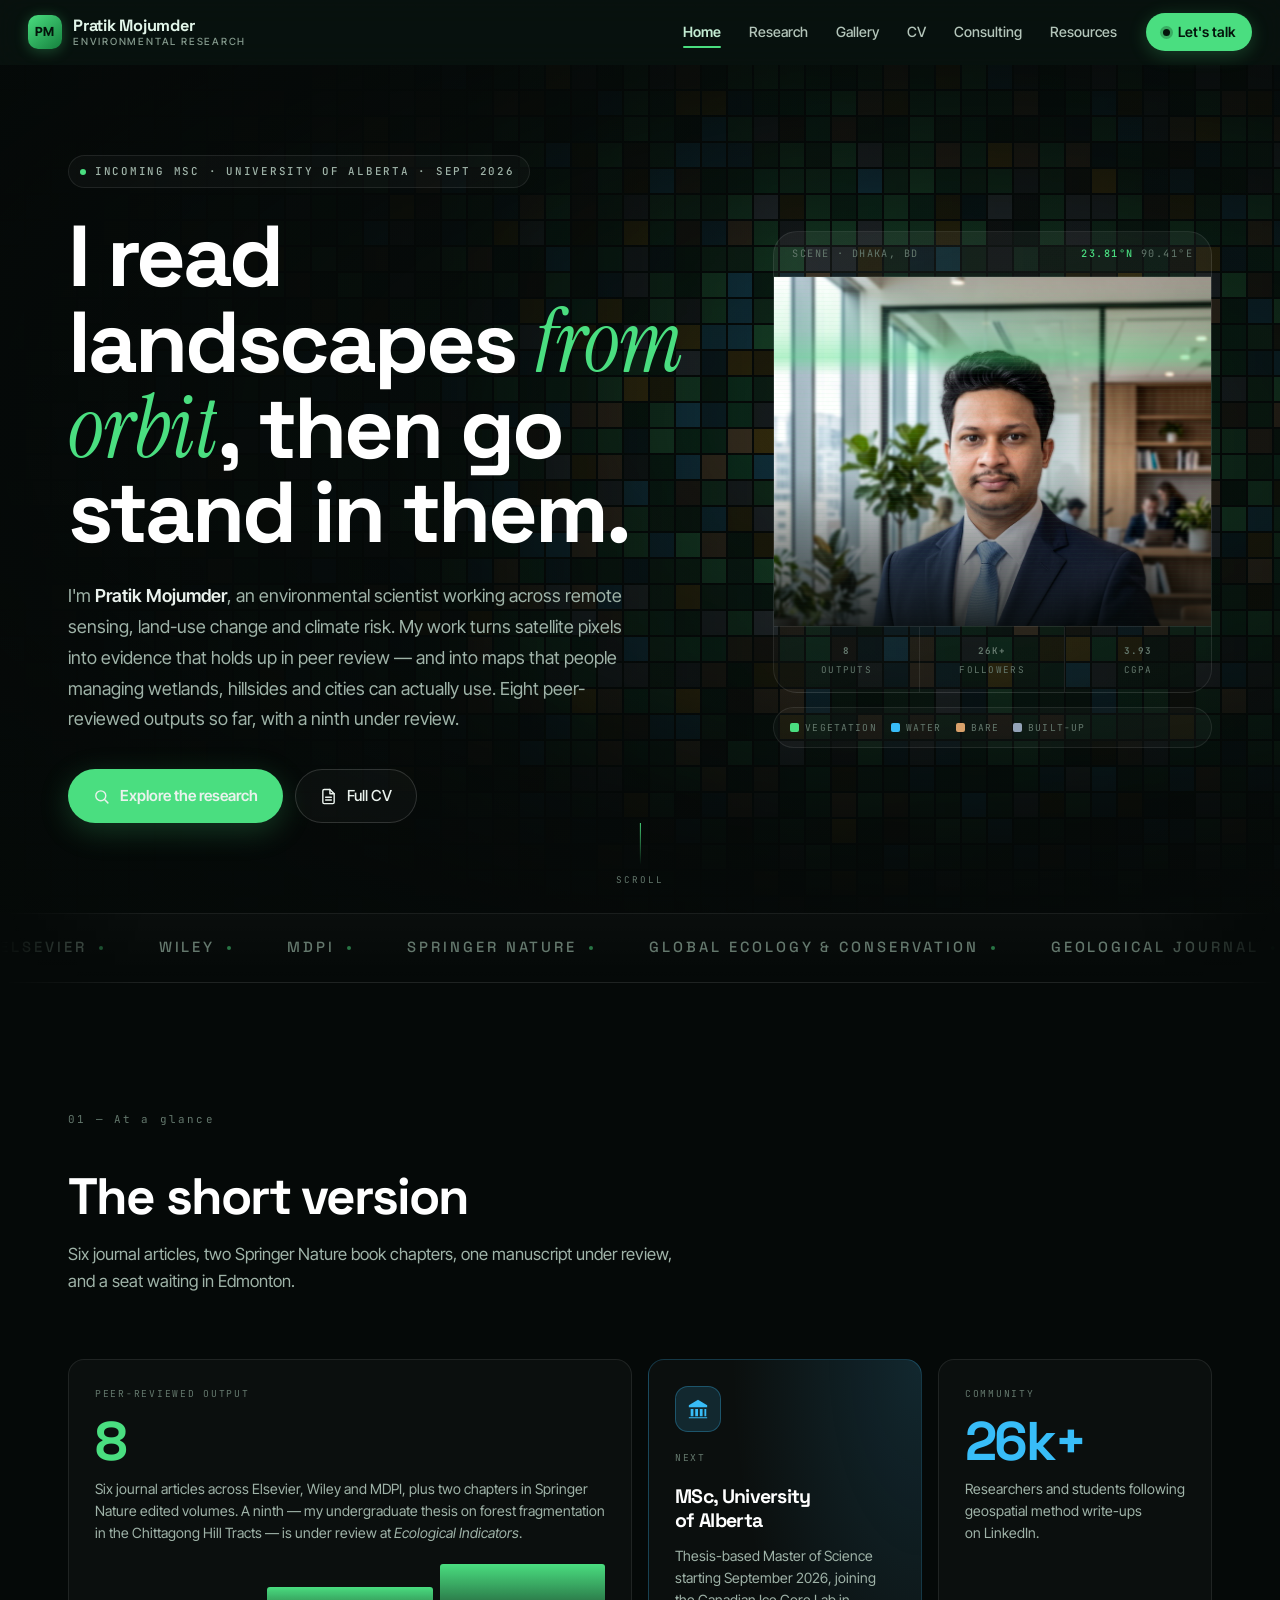
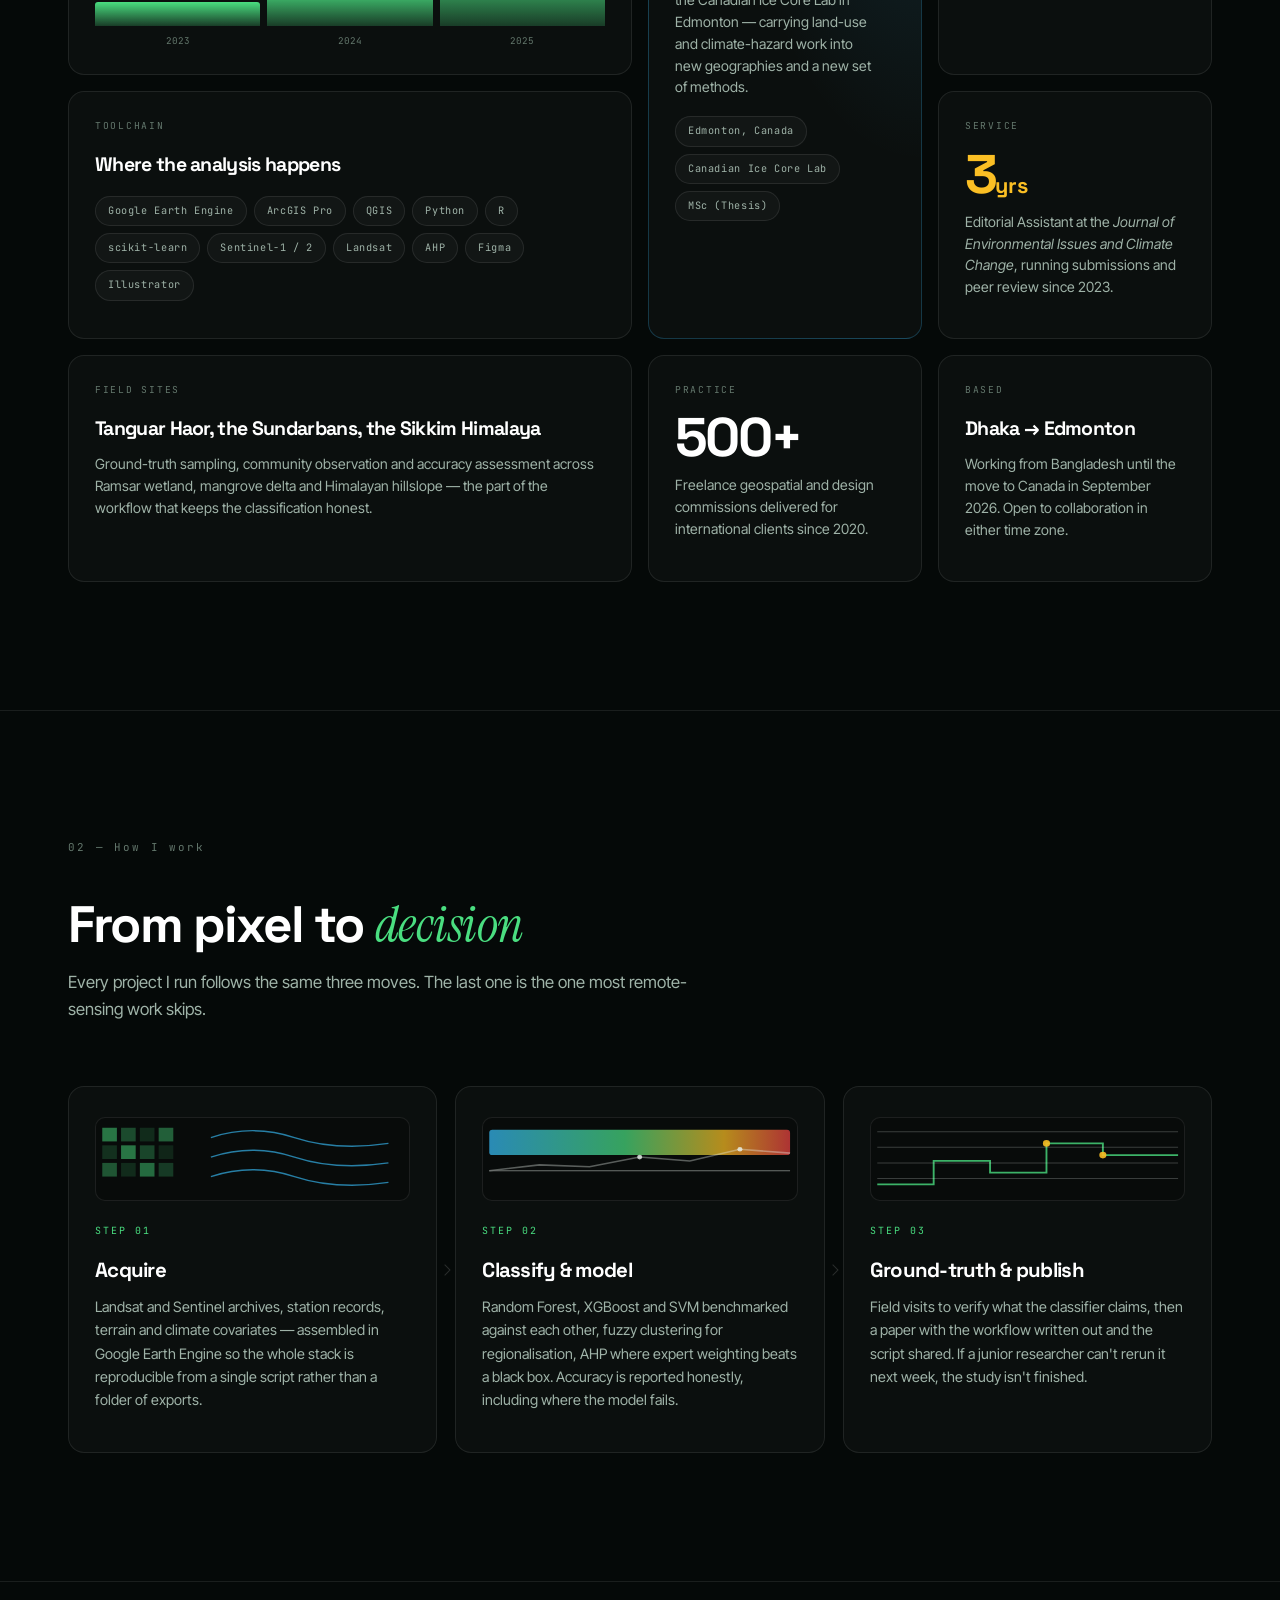
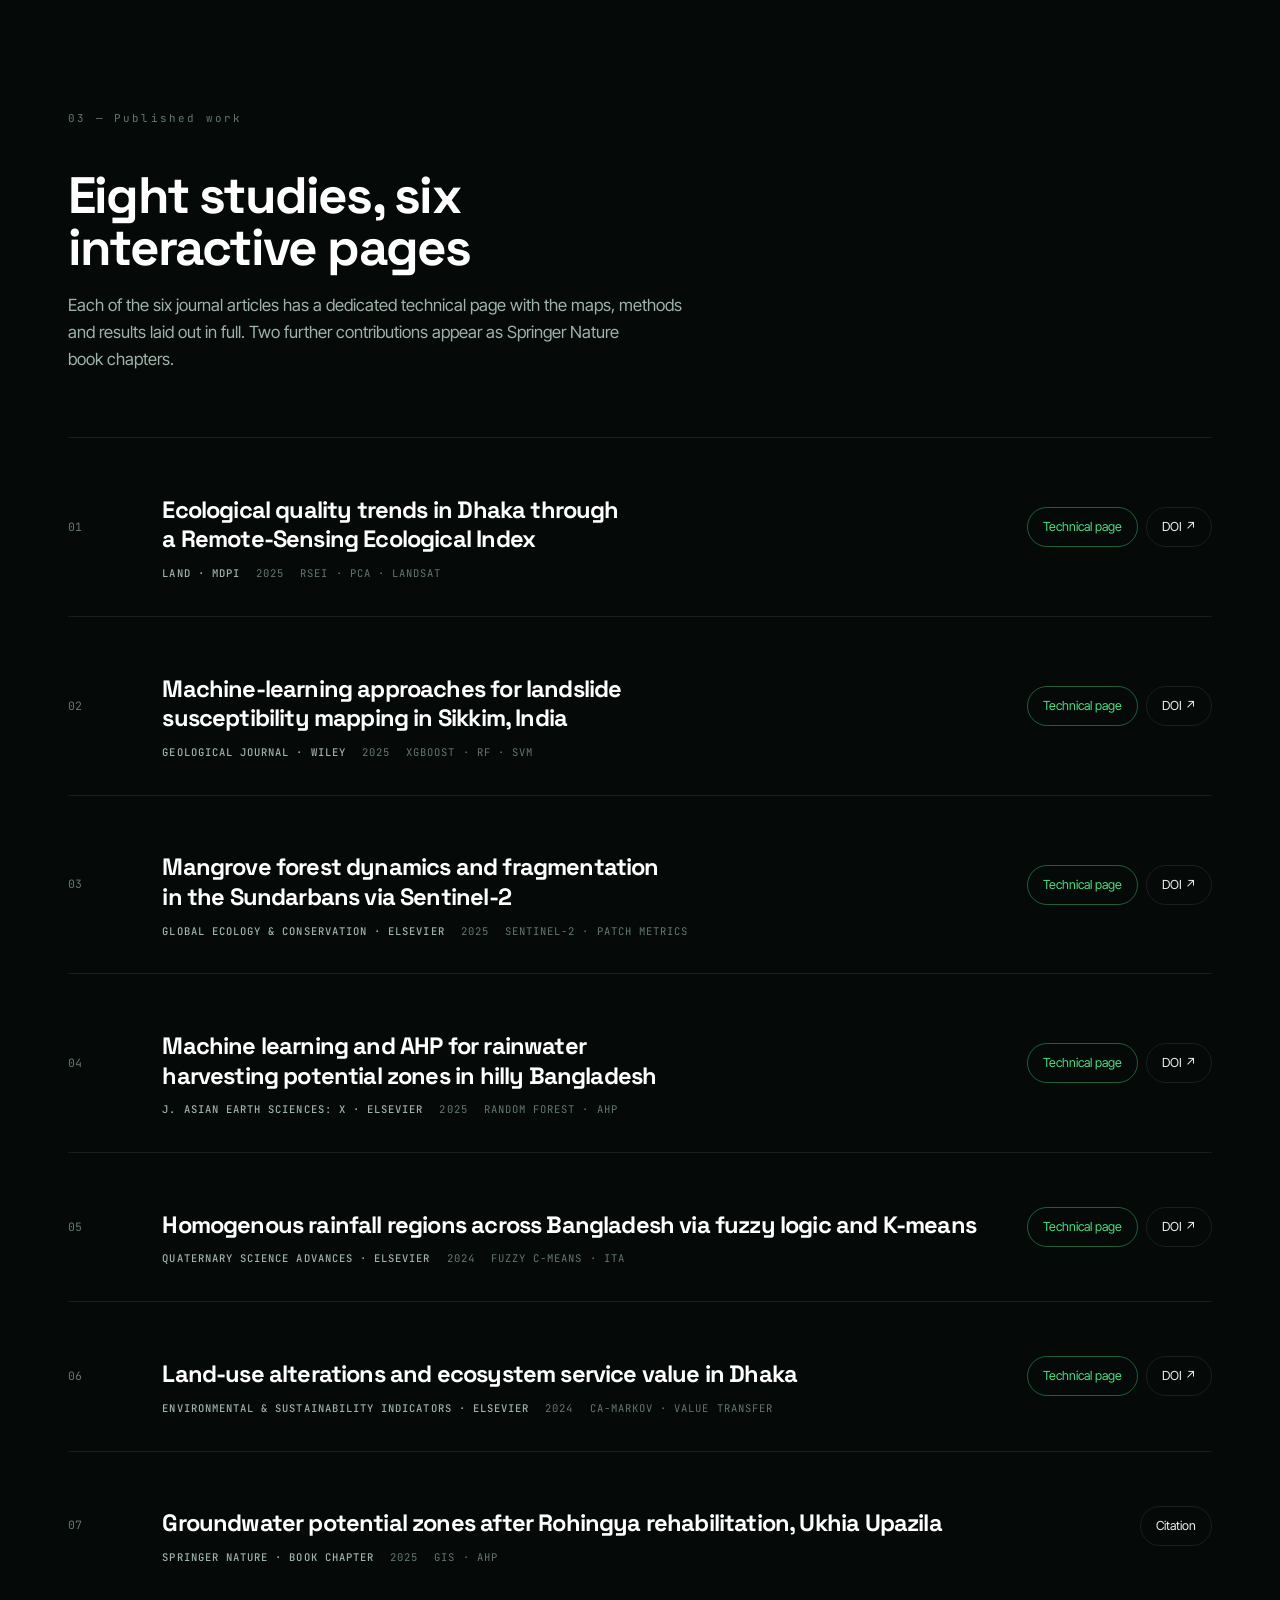
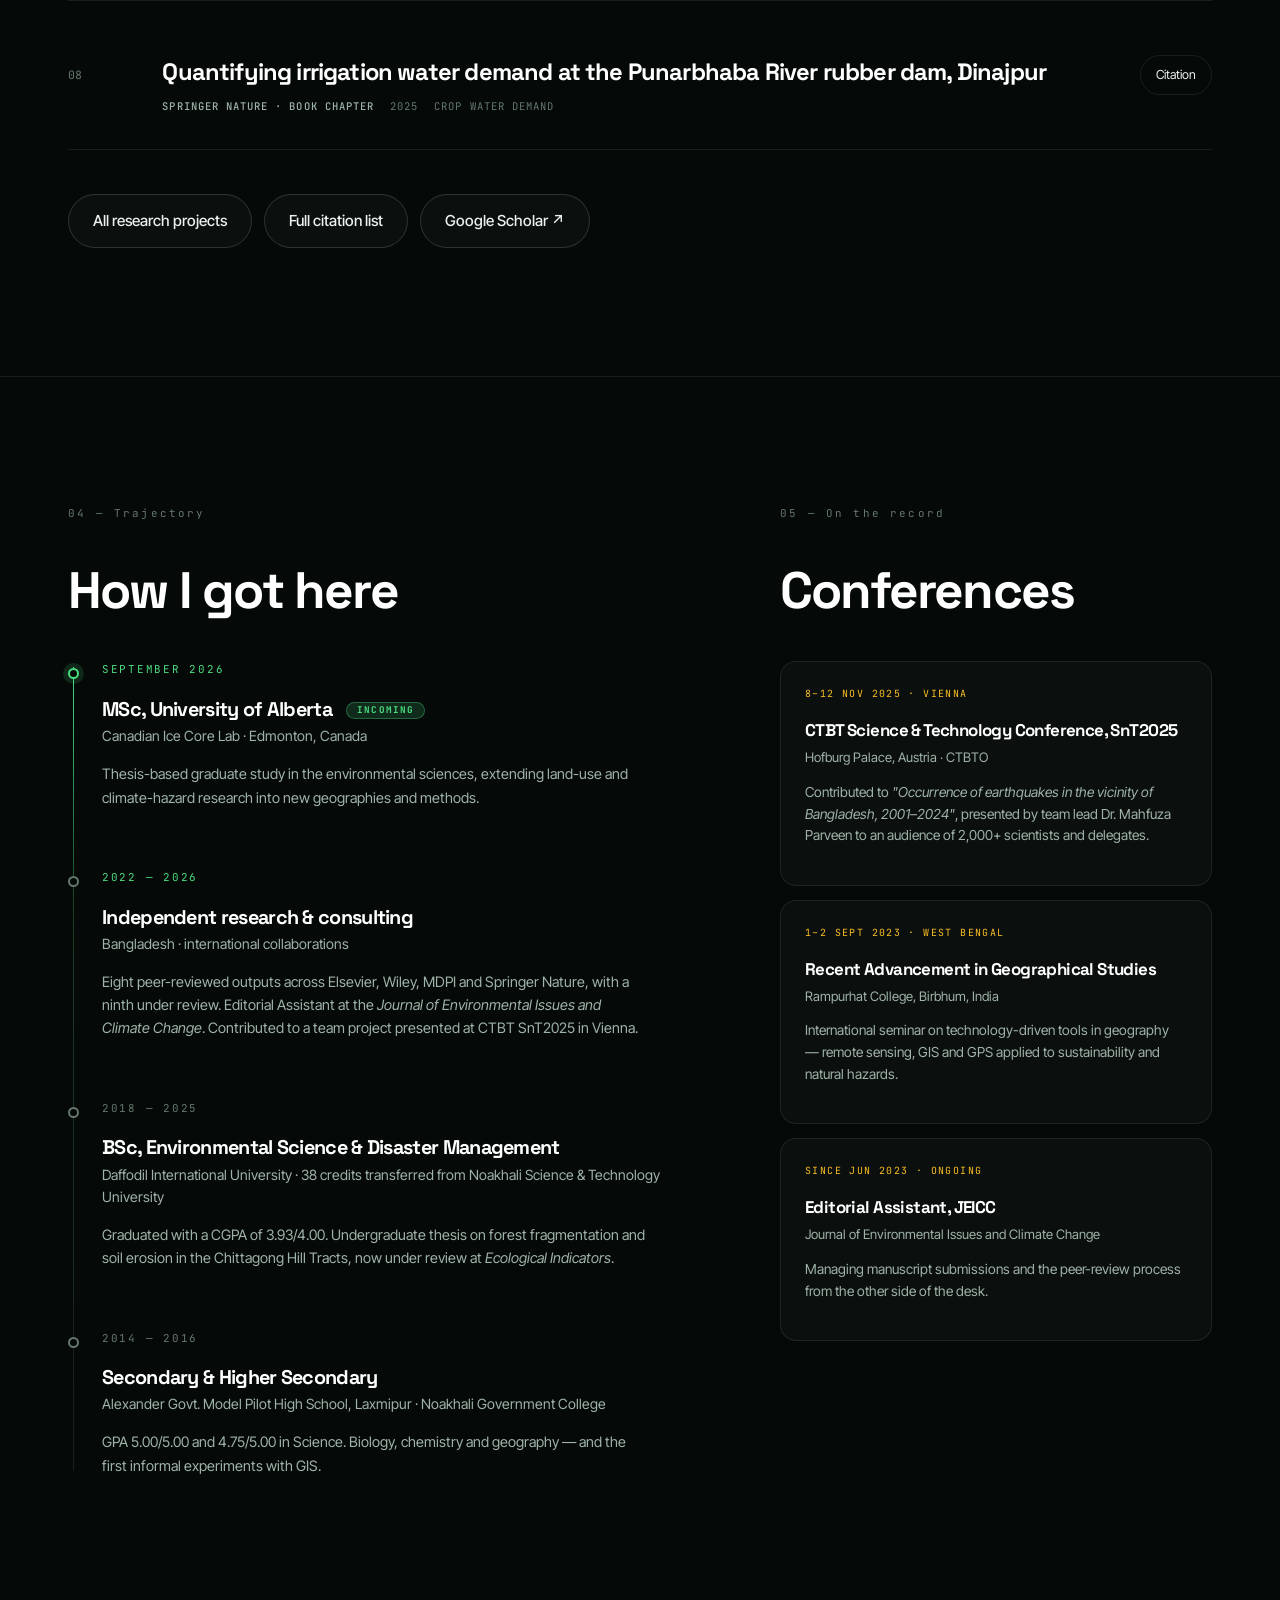
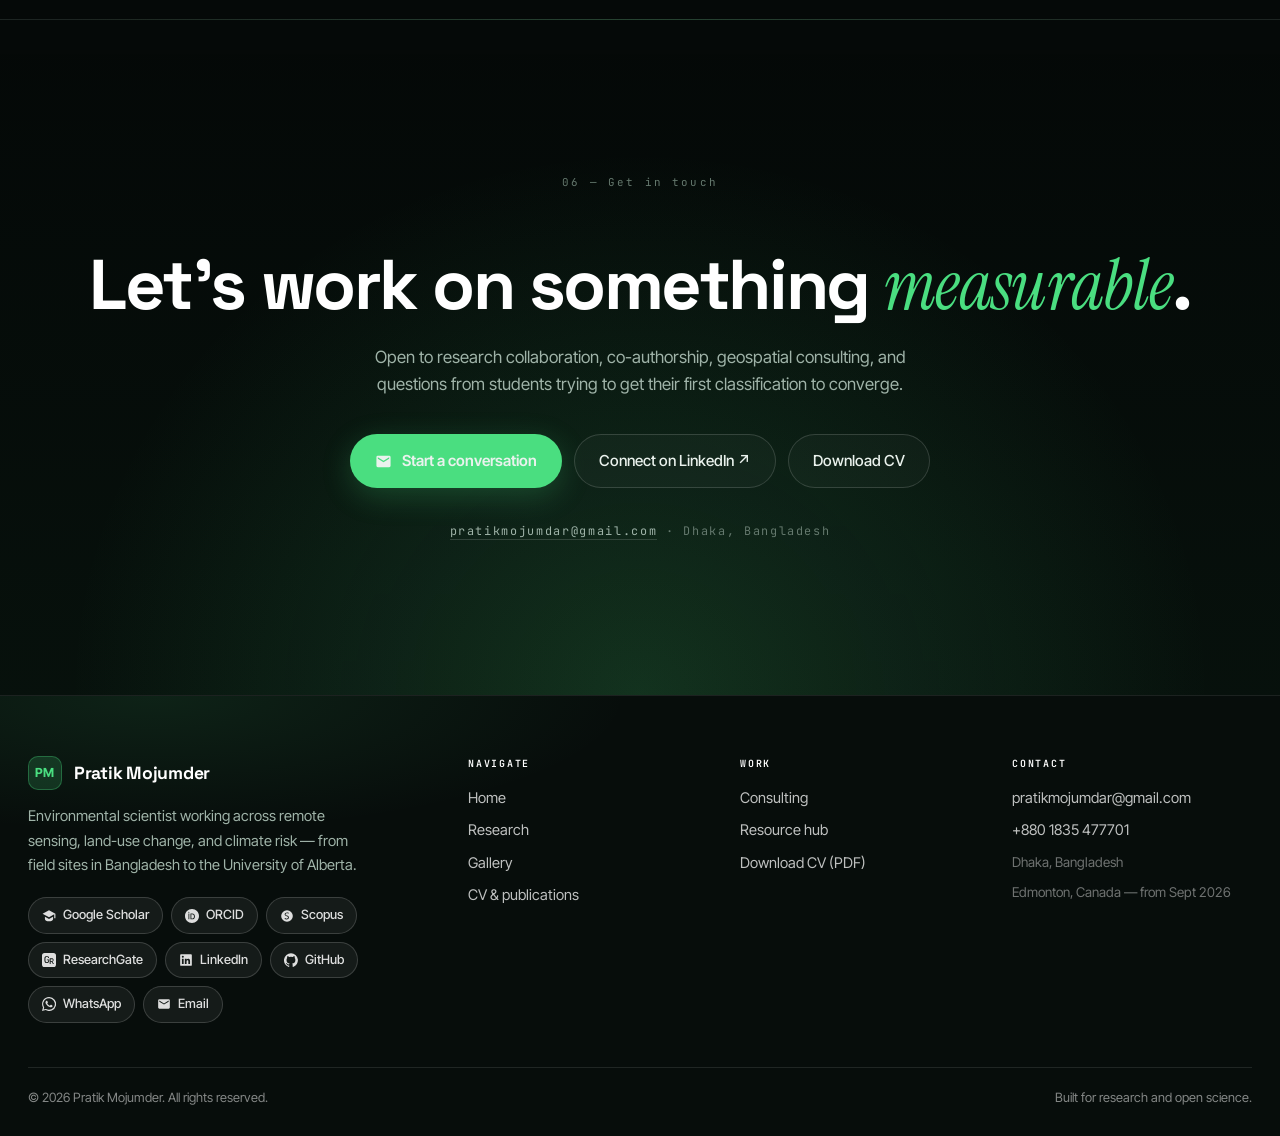
<file: index.html>
<!DOCTYPE html>
<html lang="en">
<head>
  <meta charset="UTF-8">
  <meta name="viewport" content="width=device-width, initial-scale=1.0">
  <title>Pratik Mojumder — Environmental Scientist</title>
  <meta name="description" content="Environmental scientist working in remote sensing, land-use change and climate risk. Eight peer-reviewed outputs. Incoming MSc, University of Alberta, September 2026.">
  <meta name="theme-color" content="#050908">
  <link rel="icon" type="image/svg+xml" href="assets/img/favicon.svg">

  <meta property="og:title" content="Pratik Mojumder — Environmental Scientist">
  <meta property="og:description" content="Remote sensing, land-use change and climate risk. Eight peer-reviewed outputs. Incoming MSc, University of Alberta.">
  <meta property="og:type" content="profile">

  <link rel="preconnect" href="https://fonts.googleapis.com">
  <link rel="preconnect" href="https://fonts.gstatic.com" crossorigin>
  <link href="https://fonts.googleapis.com/css2?family=Space+Grotesk:wght@500;600;700&family=Inter+Tight:wght@400;500;600&family=JetBrains+Mono:wght@400;500&family=Instrument+Serif:ital@1&display=swap" rel="stylesheet">

  <link rel="stylesheet" href="assets/css/landing.css?v=20260823b">
  <link rel="stylesheet" href="assets/css/chrome.css?v=20260823b">
  <style>
    /* The landing page is dark by design — keep the page ground dark before
       any stylesheet paints so there is never a white flash. */
    html, body { background: #050908; margin: 0; }
  </style>
</head>
<body class="lp">
<script src="assets/js/chrome.js?v=20260823b" data-page="home" data-scheme="dark"></script>

<div id="lp-progress" aria-hidden="true"></div>

<!-- ==================================================== HERO ==================================================== -->
<section class="lp-hero">
  <canvas id="lp-canvas" aria-hidden="true"></canvas>
  <div class="lp-hero-veil" aria-hidden="true"></div>

  <div class="lp-wrap">
    <div class="lp-hero-grid">

      <div>
        <span class="lp-tag"><span class="dot"></span>Incoming MSc · University of Alberta · Sept 2026</span>

        <h1 data-split>I read landscapes <em class="ink">from orbit</em>, then go stand in them.</h1>

        <p class="lp-lede">
          I'm <strong>Pratik Mojumder</strong>, an environmental scientist working across remote sensing,
          land-use change and climate risk. My work turns satellite pixels into evidence that holds up in
          peer review &mdash; and into maps that people managing wetlands, hillsides and cities can actually use.
          Eight peer-reviewed outputs so far, with a ninth under review.
        </p>

        <div class="lp-cta-row">
          <a class="lp-btn lp-btn-solid" href="#research">
            <svg viewBox="0 0 24 24" fill="none" stroke="currentColor" stroke-width="2" stroke-linecap="round" stroke-linejoin="round"><circle cx="11" cy="11" r="7"/><path d="M21 21l-4.35-4.35"/></svg>
            Explore the research
          </a>
          <a class="lp-btn lp-btn-line" href="cv.html">
            <svg viewBox="0 0 24 24" fill="none" stroke="currentColor" stroke-width="2" stroke-linecap="round" stroke-linejoin="round"><path d="M14 2H6a2 2 0 00-2 2v16a2 2 0 002 2h12a2 2 0 002-2V8z"/><path d="M14 2v6h6M16 13H8M16 17H8"/></svg>
            Full CV
          </a>
        </div>
      </div>

      <aside class="lp-hero-side">
        <div class="lp-scene">
          <div class="lp-scene-top">
            <span>Scene · Dhaka, BD</span>
            <span><b>23.81°N</b> 90.41°E</span>
          </div>
          <div class="lp-portrait">
            <span class="lp-scan" aria-hidden="true"></span>
            <img src="assets/img/hero.jpg" alt="Portrait of Pratik Mojumder" width="880" height="704" loading="eager">
          </div>
          <div class="lp-scene-foot">
            <div><b><span data-count="8">8</span></b><span>Outputs</span></div>
            <div><b><span data-count="26" data-suffix="k+">26k+</span></b><span>Followers</span></div>
            <div><b><span data-count="3.93">3.93</span></b><span>CGPA</span></div>
          </div>
        </div>

        <div class="lp-legend" aria-label="Land-cover classes used in the hero visualisation">
          <span><i style="background:#4ade80"></i>Vegetation</span>
          <span><i style="background:#38bdf8"></i>Water</span>
          <span><i style="background:#d8a06a"></i>Bare</span>
          <span><i style="background:#94a3b8"></i>Built-up</span>
        </div>
      </aside>

    </div>
  </div>

  <div class="lp-cue" aria-hidden="true">
    <span class="rail"></span>
    <span>Scroll</span>
  </div>
</section>

<!-- ================================================== MARQUEE ================================================== -->
<div class="lp-marquee" aria-hidden="true">
  <div class="lp-marquee-track">
    <span>Elsevier</span><span>Wiley</span><span>MDPI</span><span>Springer Nature</span>
    <span>Global Ecology &amp; Conservation</span><span>Geological Journal</span><span>Land</span>
    <span>Quaternary Science Advances</span><span>CTBTO SnT2025</span>
    <span>Elsevier</span><span>Wiley</span><span>MDPI</span><span>Springer Nature</span>
    <span>Global Ecology &amp; Conservation</span><span>Geological Journal</span><span>Land</span>
    <span>Quaternary Science Advances</span><span>CTBTO SnT2025</span>
  </div>
</div>

<!-- =================================================== BENTO =================================================== -->
<section class="lp-sec" id="about">
  <div class="lp-wrap">
    <div class="lp-head lp-rise">
      <div class="lp-index">01 — At a glance</div>
      <h2>The short version</h2>
      <p>Six journal articles, two Springer Nature book chapters, one manuscript under review, and a seat waiting in Edmonton.</p>
    </div>

    <div class="lp-bento">

      <div class="lp-cell span2 lp-rise">
        <div class="lp-cell-label">Peer-reviewed output</div>
        <div class="lp-stat g"><span data-count="8">8</span></div>
        <p>Six journal articles across Elsevier, Wiley and MDPI, plus two chapters in Springer Nature edited volumes. A ninth &mdash; my undergraduate thesis on forest fragmentation in the Chittagong Hill Tracts &mdash; is under review at <em>Ecological Indicators</em>.</p>
        <div class="lp-bars" aria-hidden="true">
          <div style="height:38%"></div>
          <div style="height:62%"></div>
          <div style="height:100%"></div>
        </div>
        <div class="lp-bars-x" aria-hidden="true"><span>2023</span><span>2024</span><span>2025</span></div>
      </div>

      <div class="lp-cell feature tall lp-rise" data-d="1">
        <div class="lp-crest">
          <svg viewBox="0 0 24 24" fill="currentColor" aria-hidden="true"><path d="M12 2L2 8v2h20V8L12 2zm-8 10v8h3v-8H4zm5 0v8h3v-8H9zm5 0v8h3v-8h-3zm5 0v8h2v-8h-2zM2 21v1h20v-1H2z"/></svg>
        </div>
        <div class="lp-cell-label">Next</div>
        <h3>MSc, University of Alberta</h3>
        <p>Thesis-based Master of Science starting September 2026, joining the Canadian Ice Core Lab in Edmonton &mdash; carrying land-use and climate-hazard work into new geographies and a new set of methods.</p>
        <div class="lp-chiplist">
          <span class="lp-chip">Edmonton, Canada</span>
          <span class="lp-chip">Canadian Ice Core Lab</span>
          <span class="lp-chip">MSc (Thesis)</span>
        </div>
      </div>

      <div class="lp-cell lp-rise" data-d="2">
        <div class="lp-cell-label">Community</div>
        <div class="lp-stat b"><span data-count="26" data-suffix="k+">26k+</span></div>
        <p>Researchers and students following geospatial method write-ups on LinkedIn.</p>
      </div>

      <div class="lp-cell span2 lp-rise" data-d="1">
        <div class="lp-cell-label">Toolchain</div>
        <h3>Where the analysis happens</h3>
        <div class="lp-chiplist">
          <span class="lp-chip">Google Earth Engine</span>
          <span class="lp-chip">ArcGIS Pro</span>
          <span class="lp-chip">QGIS</span>
          <span class="lp-chip">Python</span>
          <span class="lp-chip">R</span>
          <span class="lp-chip">scikit-learn</span>
          <span class="lp-chip">Sentinel-1 / 2</span>
          <span class="lp-chip">Landsat</span>
          <span class="lp-chip">AHP</span>
          <span class="lp-chip">Figma</span>
          <span class="lp-chip">Illustrator</span>
        </div>
      </div>

      <div class="lp-cell lp-rise" data-d="2">
        <div class="lp-cell-label">Service</div>
        <div class="lp-stat a">3<span style="font-size:.4em;letter-spacing:0">yrs</span></div>
        <p>Editorial Assistant at the <em>Journal of Environmental Issues and Climate Change</em>, running submissions and peer review since 2023.</p>
      </div>

      <div class="lp-cell span2 lp-rise">
        <div class="lp-cell-label">Field sites</div>
        <h3>Tanguar Haor, the Sundarbans, the Sikkim Himalaya</h3>
        <p>Ground-truth sampling, community observation and accuracy assessment across Ramsar wetland, mangrove delta and Himalayan hillslope &mdash; the part of the workflow that keeps the classification honest.</p>
      </div>

      <div class="lp-cell lp-rise" data-d="1">
        <div class="lp-cell-label">Practice</div>
        <div class="lp-stat"><span data-count="500">500</span>+</div>
        <p>Freelance geospatial and design commissions delivered for international clients since 2020.</p>
      </div>

      <div class="lp-cell lp-rise" data-d="2">
        <div class="lp-cell-label">Based</div>
        <h3>Dhaka → Edmonton</h3>
        <p>Working from Bangladesh until the move to Canada in September 2026. Open to collaboration in either time zone.</p>
      </div>

    </div>
  </div>
</section>

<!-- =================================================== METHOD =================================================== -->
<section class="lp-sec" id="method" style="border-top:1px solid rgba(255,255,255,.085)">
  <div class="lp-wrap">
    <div class="lp-head lp-rise">
      <div class="lp-index">02 — How I work</div>
      <h2>From pixel to <em class="ink">decision</em></h2>
      <p>Every project I run follows the same three moves. The last one is the one most remote-sensing work skips.</p>
    </div>

    <div class="lp-flow">

      <article class="lp-step lp-rise">
        <div class="lp-step-viz">
          <svg viewBox="0 0 300 84" preserveAspectRatio="none" aria-hidden="true">
            <g fill="#4ade80" opacity=".5">
              <rect x="6"  y="10" width="14" height="14"/><rect x="24" y="10" width="14" height="14" opacity=".6"/>
              <rect x="42" y="10" width="14" height="14" opacity=".3"/><rect x="60" y="10" width="14" height="14" opacity=".8"/>
              <rect x="6"  y="28" width="14" height="14" opacity=".35"/><rect x="24" y="28" width="14" height="14"/>
              <rect x="42" y="28" width="14" height="14" opacity=".55"/><rect x="60" y="28" width="14" height="14" opacity=".25"/>
              <rect x="6"  y="46" width="14" height="14" opacity=".7"/><rect x="24" y="46" width="14" height="14" opacity=".3"/>
              <rect x="42" y="46" width="14" height="14" opacity=".9"/><rect x="60" y="46" width="14" height="14" opacity=".45"/>
            </g>
            <g stroke="#38bdf8" stroke-width="1.4" fill="none" opacity=".65">
              <path d="M110 20 Q150 6 190 20 T280 26"/>
              <path d="M110 40 Q150 26 190 40 T280 46"/>
              <path d="M110 60 Q150 46 190 60 T280 66"/>
            </g>
          </svg>
        </div>
        <div class="lp-step-n">STEP 01</div>
        <h3>Acquire</h3>
        <p>Landsat and Sentinel archives, station records, terrain and climate covariates &mdash; assembled in Google Earth Engine so the whole stack is reproducible from a single script rather than a folder of exports.</p>
      </article>

      <article class="lp-step lp-rise" data-d="1">
        <div class="lp-step-viz">
          <svg viewBox="0 0 300 84" preserveAspectRatio="none" aria-hidden="true">
            <defs>
              <linearGradient id="ramp" x1="0" x2="1">
                <stop offset="0" stop-color="#38bdf8"/><stop offset=".45" stop-color="#4ade80"/>
                <stop offset=".78" stop-color="#fbbf24"/><stop offset="1" stop-color="#ef4444"/>
              </linearGradient>
            </defs>
            <rect x="6" y="12" width="288" height="26" fill="url(#ramp)" opacity=".72" rx="3"/>
            <g stroke="#eaf2ed" stroke-width="1" opacity=".45">
              <path d="M6 54h288"/>
              <path d="M6 54 L54 48 L102 50 L150 40 L198 44 L246 32 L294 36" fill="none" stroke-width="1.6" opacity=".8"/>
            </g>
            <g fill="#eaf2ed" opacity=".8">
              <circle cx="150" cy="40" r="2.4"/><circle cx="246" cy="32" r="2.4"/>
            </g>
          </svg>
        </div>
        <div class="lp-step-n">STEP 02</div>
        <h3>Classify &amp; model</h3>
        <p>Random Forest, XGBoost and SVM benchmarked against each other, fuzzy clustering for regionalisation, AHP where expert weighting beats a black box. Accuracy is reported honestly, including where the model fails.</p>
      </article>

      <article class="lp-step lp-rise" data-d="2">
        <div class="lp-step-viz">
          <svg viewBox="0 0 300 84" preserveAspectRatio="none" aria-hidden="true">
            <path d="M6 68 L60 68 L60 44 L114 44 L114 56 L168 56 L168 26 L222 26 L222 38 L294 38" fill="none" stroke="#4ade80" stroke-width="1.8" opacity=".8"/>
            <g fill="#fbbf24" opacity=".9">
              <circle cx="168" cy="26" r="3.4"/><circle cx="222" cy="38" r="3.4"/>
            </g>
            <g stroke="#eaf2ed" stroke-width="1" opacity=".22">
              <path d="M6 14h288M6 30h288M6 46h288M6 62h288"/>
            </g>
          </svg>
        </div>
        <div class="lp-step-n">STEP 03</div>
        <h3>Ground-truth &amp; publish</h3>
        <p>Field visits to verify what the classifier claims, then a paper with the workflow written out and the script shared. If a junior researcher can't rerun it next week, the study isn't finished.</p>
      </article>

    </div>
  </div>
</section>

<!-- ================================================== RESEARCH ================================================== -->
<section class="lp-sec" id="research" style="border-top:1px solid rgba(255,255,255,.085)">
  <div class="lp-wrap">
    <div class="lp-head lp-rise">
      <div class="lp-index">03 — Published work</div>
      <h2>Eight studies, six interactive pages</h2>
      <p>Each of the six journal articles has a dedicated technical page with the maps, methods and results laid out in full. Two further contributions appear as Springer Nature book chapters.</p>
    </div>

    <div class="lp-studies">

      <article class="lp-study lp-rise">
        <div class="lp-study-n">01</div>
        <div>
          <h3>Ecological quality trends in Dhaka through a Remote-Sensing Ecological Index</h3>
          <div class="lp-study-meta"><b>Land · MDPI</b><span>2025</span><span>RSEI · PCA · Landsat</span></div>
        </div>
        <div class="lp-study-links">
          <a class="lp-mini primary" href="Published Research Projects/Dhaka_RSEI_Research/index.html">Technical page</a>
          <a class="lp-mini" href="https://doi.org/10.3390/land14061258" target="_blank" rel="noopener">DOI ↗</a>
        </div>
      </article>

      <article class="lp-study lp-rise">
        <div class="lp-study-n">02</div>
        <div>
          <h3>Machine-learning approaches for landslide susceptibility mapping in Sikkim, India</h3>
          <div class="lp-study-meta"><b>Geological Journal · Wiley</b><span>2025</span><span>XGBoost · RF · SVM</span></div>
        </div>
        <div class="lp-study-links">
          <a class="lp-mini primary" href="Published Research Projects/Sikkim_Landslide_Research/index.html">Technical page</a>
          <a class="lp-mini" href="https://doi.org/10.1002/gj.5198" target="_blank" rel="noopener">DOI ↗</a>
        </div>
      </article>

      <article class="lp-study lp-rise">
        <div class="lp-study-n">03</div>
        <div>
          <h3>Mangrove forest dynamics and fragmentation in the Sundarbans via Sentinel-2</h3>
          <div class="lp-study-meta"><b>Global Ecology &amp; Conservation · Elsevier</b><span>2025</span><span>Sentinel-2 · Patch metrics</span></div>
        </div>
        <div class="lp-study-links">
          <a class="lp-mini primary" href="Published Research Projects/Sundarban_Mangrove_Research/index.html">Technical page</a>
          <a class="lp-mini" href="https://doi.org/10.1016/j.gecco.2025.e03493" target="_blank" rel="noopener">DOI ↗</a>
        </div>
      </article>

      <article class="lp-study lp-rise">
        <div class="lp-study-n">04</div>
        <div>
          <h3>Machine learning and AHP for rainwater harvesting potential zones in hilly Bangladesh</h3>
          <div class="lp-study-meta"><b>J. Asian Earth Sciences: X · Elsevier</b><span>2025</span><span>Random Forest · AHP</span></div>
        </div>
        <div class="lp-study-links">
          <a class="lp-mini primary" href="Published Research Projects/Rainwater_Harvesting_Research/index.html">Technical page</a>
          <a class="lp-mini" href="https://doi.org/10.1016/j.jaesx.2025.100189" target="_blank" rel="noopener">DOI ↗</a>
        </div>
      </article>

      <article class="lp-study lp-rise">
        <div class="lp-study-n">05</div>
        <div>
          <h3>Homogenous rainfall regions across Bangladesh via fuzzy logic and K-means</h3>
          <div class="lp-study-meta"><b>Quaternary Science Advances · Elsevier</b><span>2024</span><span>Fuzzy c-means · ITA</span></div>
        </div>
        <div class="lp-study-links">
          <a class="lp-mini primary" href="Published Research Projects/Bangladesh_Rainfall_Research/index.html">Technical page</a>
          <a class="lp-mini" href="https://doi.org/10.1016/j.qsa.2024.100227" target="_blank" rel="noopener">DOI ↗</a>
        </div>
      </article>

      <article class="lp-study lp-rise">
        <div class="lp-study-n">06</div>
        <div>
          <h3>Land-use alterations and ecosystem service value in Dhaka</h3>
          <div class="lp-study-meta"><b>Environmental &amp; Sustainability Indicators · Elsevier</b><span>2024</span><span>CA-Markov · Value transfer</span></div>
        </div>
        <div class="lp-study-links">
          <a class="lp-mini primary" href="Published Research Projects/Dhaka_Ecosystemservice_Research/index.html">Technical page</a>
          <a class="lp-mini" href="https://doi.org/10.1016/j.indic.2023.100319" target="_blank" rel="noopener">DOI ↗</a>
        </div>
      </article>

      <article class="lp-study lp-rise">
        <div class="lp-study-n">07</div>
        <div>
          <h3>Groundwater potential zones after Rohingya rehabilitation, Ukhia Upazila</h3>
          <div class="lp-study-meta"><b>Springer Nature · Book chapter</b><span>2025</span><span>GIS · AHP</span></div>
        </div>
        <div class="lp-study-links">
          <a class="lp-mini" href="cv.html#publications">Citation</a>
        </div>
      </article>

      <article class="lp-study lp-rise">
        <div class="lp-study-n">08</div>
        <div>
          <h3>Quantifying irrigation water demand at the Punarbhaba River rubber dam, Dinajpur</h3>
          <div class="lp-study-meta"><b>Springer Nature · Book chapter</b><span>2025</span><span>Crop water demand</span></div>
        </div>
        <div class="lp-study-links">
          <a class="lp-mini" href="cv.html#publications">Citation</a>
        </div>
      </article>

    </div>

    <div class="lp-cta-row lp-rise" style="margin-top:44px">
      <a class="lp-btn lp-btn-line" href="research.html">All research projects</a>
      <a class="lp-btn lp-btn-line" href="cv.html#publications">Full citation list</a>
      <a class="lp-btn lp-btn-line" href="https://scholar.google.com/citations?user=0yx6yC0AAAAJ&amp;hl=en" target="_blank" rel="noopener">Google Scholar ↗</a>
    </div>
  </div>
</section>

<!-- ============================================ JOURNEY + CONFERENCES ============================================ -->
<section class="lp-sec" id="journey" style="border-top:1px solid rgba(255,255,255,.085)">
  <div class="lp-wrap">
    <div class="lp-split">

      <div>
        <div class="lp-head lp-rise" style="margin-bottom:44px">
          <div class="lp-index">04 — Trajectory</div>
          <h2>How I got here</h2>
        </div>

        <div class="lp-track">
          <div class="lp-node now lp-rise">
            <div class="lp-node-when">September 2026</div>
            <h3>MSc, University of Alberta <span class="lp-badge">Incoming</span></h3>
            <div class="lp-node-where">Canadian Ice Core Lab · Edmonton, Canada</div>
            <p>Thesis-based graduate study in the environmental sciences, extending land-use and climate-hazard research into new geographies and methods.</p>
          </div>

          <div class="lp-node lp-rise">
            <div class="lp-node-when">2022 — 2026</div>
            <h3>Independent research &amp; consulting</h3>
            <div class="lp-node-where">Bangladesh · international collaborations</div>
            <p>Eight peer-reviewed outputs across Elsevier, Wiley, MDPI and Springer Nature, with a ninth under review. Editorial Assistant at the <em>Journal of Environmental Issues and Climate Change</em>. Contributed to a team project presented at CTBT SnT2025 in Vienna.</p>
          </div>

          <div class="lp-node past lp-rise">
            <div class="lp-node-when">2018 — 2025</div>
            <h3>BSc, Environmental Science &amp; Disaster Management</h3>
            <div class="lp-node-where">Daffodil International University · 38 credits transferred from Noakhali Science &amp; Technology University</div>
            <p>Graduated with a CGPA of 3.93/4.00. Undergraduate thesis on forest fragmentation and soil erosion in the Chittagong Hill Tracts, now under review at <em>Ecological Indicators</em>.</p>
          </div>

          <div class="lp-node past lp-rise">
            <div class="lp-node-when">2014 — 2016</div>
            <h3>Secondary &amp; Higher Secondary</h3>
            <div class="lp-node-where">Alexander Govt. Model Pilot High School, Laxmipur · Noakhali Government College</div>
            <p>GPA 5.00/5.00 and 4.75/5.00 in Science. Biology, chemistry and geography &mdash; and the first informal experiments with GIS.</p>
          </div>
        </div>
      </div>

      <div>
        <div class="lp-head lp-rise" style="margin-bottom:44px">
          <div class="lp-index">05 — On the record</div>
          <h2>Conferences</h2>
        </div>

        <div class="lp-conf lp-rise">
          <div class="lp-conf-when">8–12 Nov 2025 · Vienna</div>
          <h3>CTBT Science &amp; Technology Conference, SnT2025</h3>
          <div class="lp-conf-where">Hofburg Palace, Austria · CTBTO</div>
          <p>Contributed to <em>"Occurrence of earthquakes in the vicinity of Bangladesh, 2001–2024"</em>, presented by team lead Dr. Mahfuza Parveen to an audience of 2,000+ scientists and delegates.</p>
        </div>

        <div class="lp-conf lp-rise" data-d="1">
          <div class="lp-conf-when">1–2 Sept 2023 · West Bengal</div>
          <h3>Recent Advancement in Geographical Studies</h3>
          <div class="lp-conf-where">Rampurhat College, Birbhum, India</div>
          <p>International seminar on technology-driven tools in geography &mdash; remote sensing, GIS and GPS applied to sustainability and natural hazards.</p>
        </div>

        <div class="lp-conf lp-rise" data-d="2">
          <div class="lp-conf-when">Since Jun 2023 · Ongoing</div>
          <h3>Editorial Assistant, JEICC</h3>
          <div class="lp-conf-where">Journal of Environmental Issues and Climate Change</div>
          <p>Managing manuscript submissions and the peer-review process from the other side of the desk.</p>
        </div>
      </div>

    </div>
  </div>
</section>

<!-- =================================================== CLOSE =================================================== -->
<section class="lp-close" id="contact">
  <div class="lp-wrap">
    <div class="lp-rise">
      <div class="lp-index" style="text-align:center">06 — Get in touch</div>
      <h2>Let's work on something <em class="ink">measurable</em>.</h2>
      <p>Open to research collaboration, co-authorship, geospatial consulting, and questions from students trying to get their first classification to converge.</p>
      <div class="lp-cta-row">
        <a class="lp-btn lp-btn-solid" href="mailto:pratikmojumdar@gmail.com?subject=Let%27s%20talk">
          <svg viewBox="0 0 24 24" fill="currentColor" aria-hidden="true"><path d="M20 4H4a2 2 0 00-2 2v12a2 2 0 002 2h16a2 2 0 002-2V6a2 2 0 00-2-2zm0 4-8 5-8-5V6l8 5 8-5v2z"/></svg>
          Start a conversation
        </a>
        <a class="lp-btn lp-btn-line" href="https://www.linkedin.com/in/pratikmojumder/" target="_blank" rel="noopener">Connect on LinkedIn ↗</a>
        <a class="lp-btn lp-btn-line" href="downloads/Pratik_Mojumder_CV.pdf" download>Download CV</a>
      </div>
      <span class="lp-close-mail">
        <a href="mailto:pratikmojumdar@gmail.com">pratikmojumdar@gmail.com</a> · Dhaka, Bangladesh
      </span>
    </div>
  </div>
</section>

<script src="assets/js/landing.js?v=20260823b" defer></script>
</body>
</html>
</file>
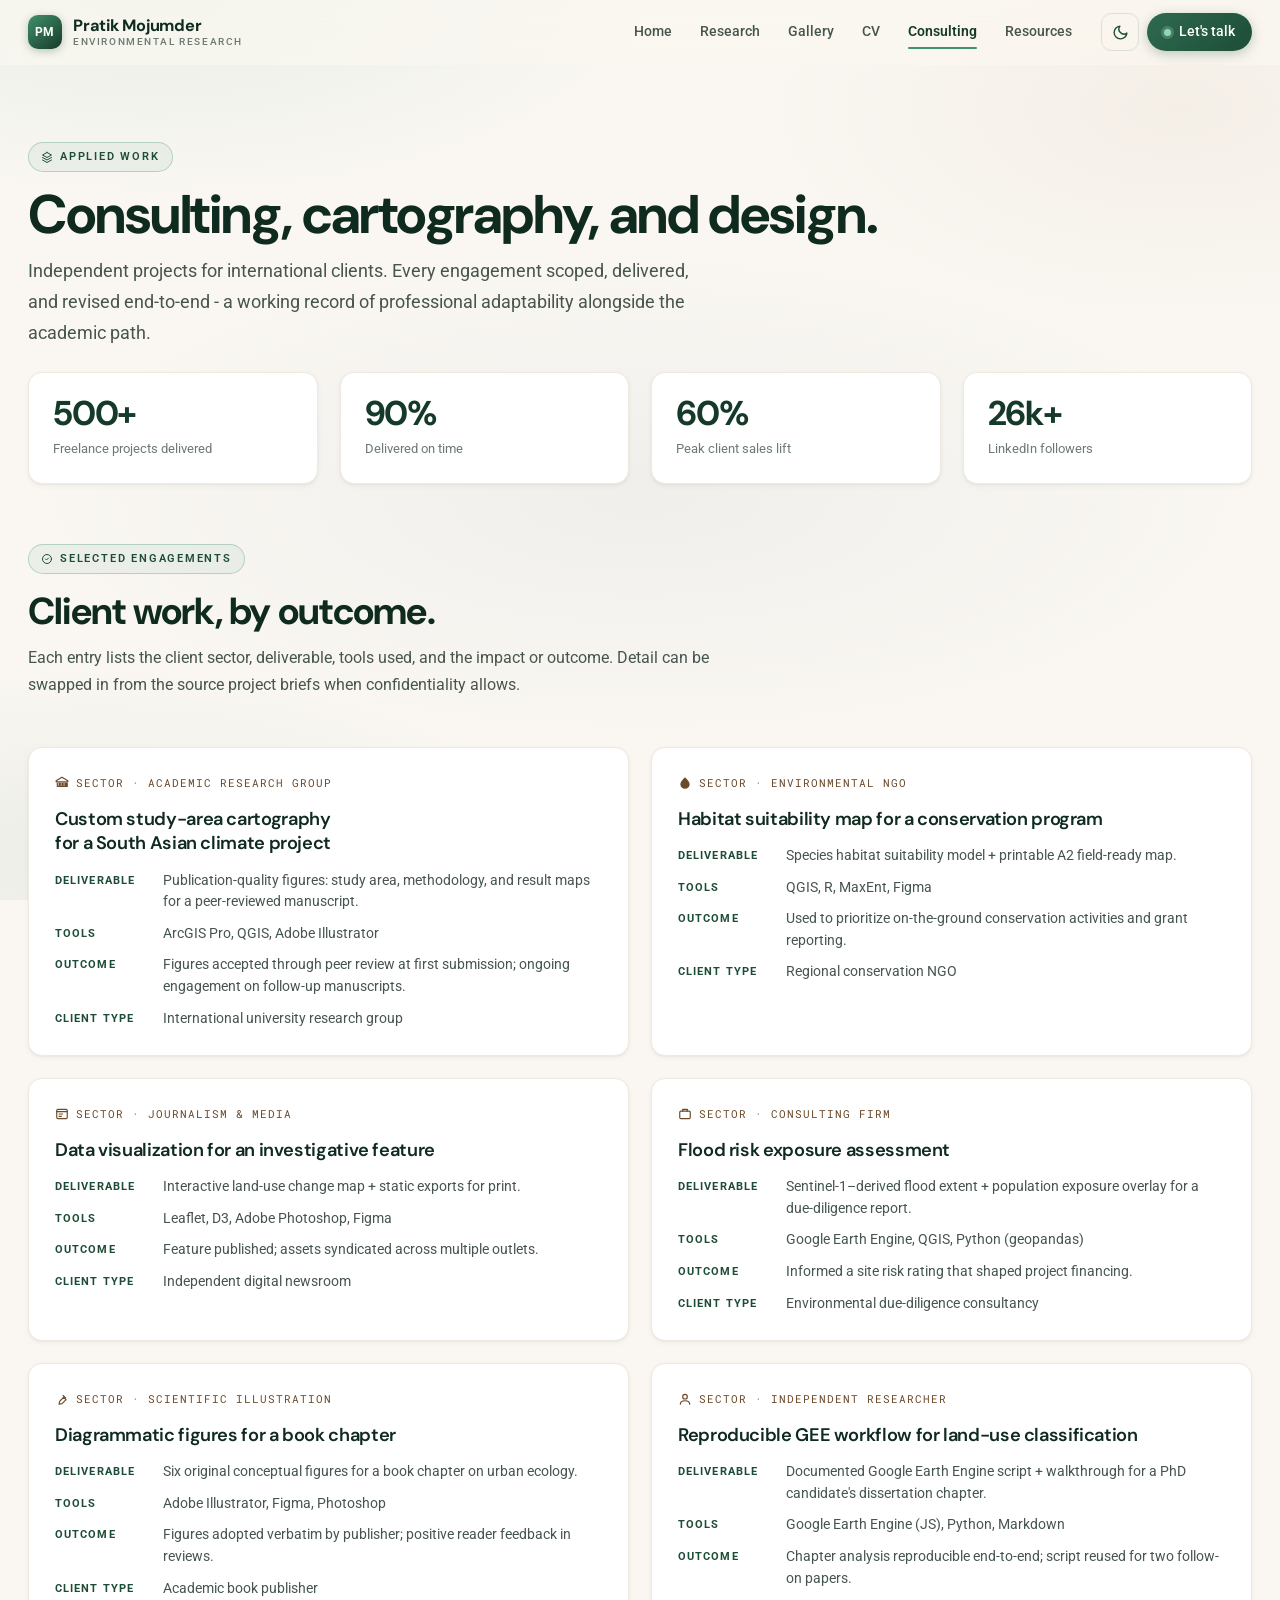
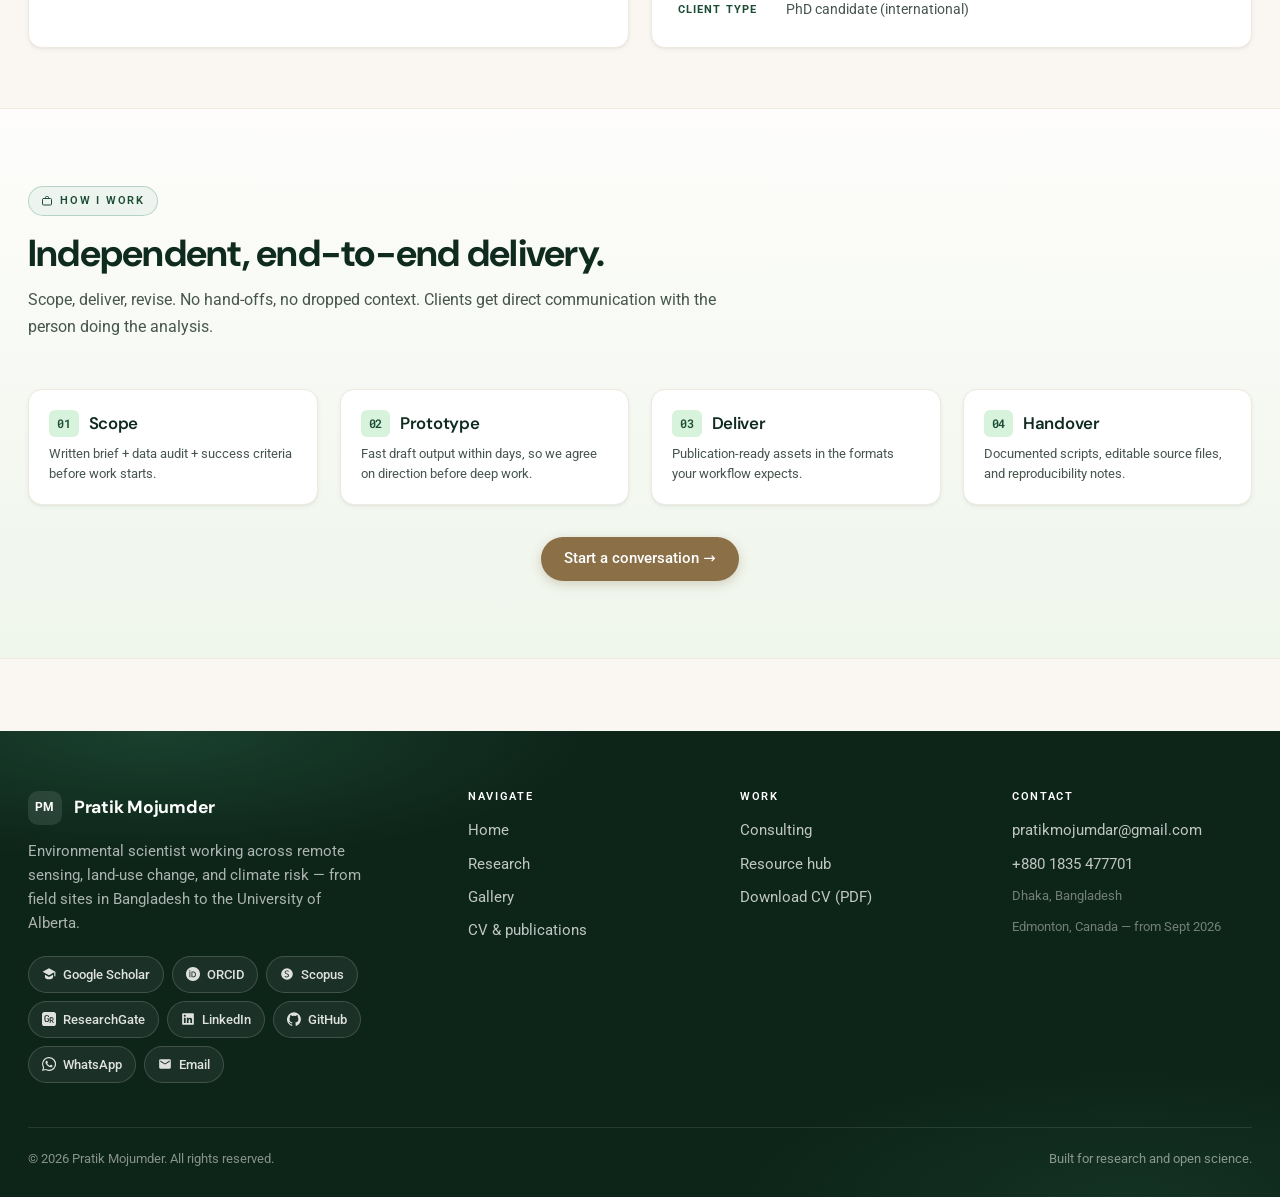
<file: consulting.html>
<!DOCTYPE html>
<html lang="en">
<head>
  <meta charset="UTF-8">
  <meta name="viewport" content="width=device-width, initial-scale=1.0">
  <title>Consulting &amp; Design - Pratik Mojumder</title>
  <meta name="description" content="Freelance mapping, cartographic design, and geospatial consulting projects for international clients.">
  <link rel="icon" type="image/svg+xml" href="assets/img/favicon.svg">
  <link rel="preconnect" href="https://fonts.googleapis.com">
  <link rel="preconnect" href="https://fonts.gstatic.com" crossorigin>
  <link href="https://fonts.googleapis.com/css2?family=DM+Sans:wght@500;600;700&family=Roboto:wght@300;400;500;700&family=Roboto+Mono:wght@400;500&display=swap" rel="stylesheet">
  <script>(function(){try{var t=localStorage.getItem("theme");if(!t){t=window.matchMedia&&window.matchMedia("(prefers-color-scheme: dark)").matches?"dark":"light";}if(t==="dark")document.documentElement.setAttribute("data-theme","dark");}catch(e){}})();</script>
  <link rel="stylesheet" href="assets/css/main.css?v=20260823b">
  <link rel="stylesheet" href="assets/css/chrome.css?v=20260823b">
</head>
<body>
<script src="assets/js/chrome.js?v=20260823b" data-page="consulting"></script>

<!-- Page header -->
<section class="section" style="padding-bottom: 24px;">
  <div class="container">
    <span class="eyebrow"><svg viewBox="0 0 24 24" fill="none" stroke="currentColor" stroke-width="2" stroke-linecap="round" stroke-linejoin="round"><path d="M12 3l9 5-9 5-9-5 9-5z"/><path d="M3 13l9 5 9-5M3 18l9 5 9-5"/></svg><span>Applied Work</span></span>
    <h1 style="margin-top: 14px; margin-bottom: 12px;">Consulting, cartography, and design.</h1>
    <p class="lead" style="max-width: 720px;">Independent projects for international clients. Every engagement scoped, delivered, and revised end-to-end - a working record of professional adaptability alongside the academic path.</p>
  </div>
</section>

<!-- Stats bar -->
<section style="padding: 0 0 40px;">
  <div class="container">
    <div class="grid grid-4">
      <div class="stat"><div class="n">500+</div><div class="l">Freelance projects delivered</div></div>
      <div class="stat"><div class="n">90%</div><div class="l">Delivered on time</div></div>
      <div class="stat"><div class="n">60%</div><div class="l">Peak client sales lift</div></div>
      <div class="stat"><div class="n">26k+</div><div class="l">LinkedIn followers</div></div>
    </div>
  </div>
</section>

<!-- Projects grid -->
<section style="padding: 20px 0 60px;">
  <div class="container">
    <div class="section-head">
      <span class="eyebrow"><svg viewBox="0 0 24 24" fill="none" stroke="currentColor" stroke-width="2" stroke-linecap="round" stroke-linejoin="round"><path d="M9 12l2 2 4-4"/><circle cx="12" cy="12" r="9"/></svg><span>Selected Engagements</span></span>
      <h2>Client work, by outcome.</h2>
      <p>Each entry lists the client sector, deliverable, tools used, and the impact or outcome. Detail can be swapped in from the source project briefs when confidentiality allows.</p>
    </div>

    <div class="grid grid-2">
      <article class="consult-card">
        <span class="sector"><svg viewBox="0 0 24 24" fill="none" stroke="currentColor" stroke-width="2" stroke-linecap="round" stroke-linejoin="round"><path d="M12 2L2 8v2h20V8L12 2z"/><path d="M4 12v6h3v-6M9 12v6h3v-6M14 12v6h3v-6M19 12v6h2v-6"/></svg>Sector · Academic research group</span>
        <h3>Custom study-area cartography for a South Asian climate project</h3>
        <div class="consult-fields">
          <div class="field"><strong>Deliverable</strong><span>Publication-quality figures: study area, methodology, and result maps for a peer-reviewed manuscript.</span></div>
        <div class="field"><strong>Tools</strong><span>ArcGIS Pro, QGIS, Adobe Illustrator</span></div>
        <div class="field"><strong>Outcome</strong><span>Figures accepted through peer review at first submission; ongoing engagement on follow-up manuscripts.</span></div>
        <div class="field"><strong>Client type</strong><span>International university research group</span></div>
        </div>
      </article>

      <article class="consult-card">
        <span class="sector"><svg viewBox="0 0 24 24" fill="currentColor"><path d="M12 2c-4 4-8 8-8 12a8 8 0 0016 0c0-4-4-8-8-12z"/></svg>Sector · Environmental NGO</span>
        <h3>Habitat suitability map for a conservation program</h3>
        <div class="consult-fields">
          <div class="field"><strong>Deliverable</strong><span>Species habitat suitability model + printable A2 field-ready map.</span></div>
        <div class="field"><strong>Tools</strong><span>QGIS, R, MaxEnt, Figma</span></div>
        <div class="field"><strong>Outcome</strong><span>Used to prioritize on-the-ground conservation activities and grant reporting.</span></div>
        <div class="field"><strong>Client type</strong><span>Regional conservation NGO</span></div>
        </div>
      </article>

      <article class="consult-card">
        <span class="sector"><svg viewBox="0 0 24 24" fill="none" stroke="currentColor" stroke-width="2" stroke-linecap="round" stroke-linejoin="round"><rect x="3" y="4" width="18" height="16" rx="2"/><path d="M3 8h18M7 12h6M7 16h4"/></svg>Sector · Journalism &amp; media</span>
        <h3>Data visualization for an investigative feature</h3>
        <div class="consult-fields">
          <div class="field"><strong>Deliverable</strong><span>Interactive land-use change map + static exports for print.</span></div>
        <div class="field"><strong>Tools</strong><span>Leaflet, D3, Adobe Photoshop, Figma</span></div>
        <div class="field"><strong>Outcome</strong><span>Feature published; assets syndicated across multiple outlets.</span></div>
        <div class="field"><strong>Client type</strong><span>Independent digital newsroom</span></div>
        </div>
      </article>

      <article class="consult-card">
        <span class="sector"><svg viewBox="0 0 24 24" fill="none" stroke="currentColor" stroke-width="2" stroke-linecap="round" stroke-linejoin="round"><rect x="3" y="7" width="18" height="13" rx="2"/><path d="M8 7V4h8v3"/></svg>Sector · Consulting firm</span>
        <h3>Flood risk exposure assessment</h3>
        <div class="consult-fields">
          <div class="field"><strong>Deliverable</strong><span>Sentinel-1–derived flood extent + population exposure overlay for a due-diligence report.</span></div>
        <div class="field"><strong>Tools</strong><span>Google Earth Engine, QGIS, Python (geopandas)</span></div>
        <div class="field"><strong>Outcome</strong><span>Informed a site risk rating that shaped project financing.</span></div>
        <div class="field"><strong>Client type</strong><span>Environmental due-diligence consultancy</span></div>
        </div>
      </article>

      <article class="consult-card">
        <span class="sector"><svg viewBox="0 0 24 24" fill="none" stroke="currentColor" stroke-width="2" stroke-linecap="round" stroke-linejoin="round"><path d="M12 20l7-7-4-4-7 7-1 5z"/><path d="M14 6l4 4"/></svg>Sector · Scientific illustration</span>
        <h3>Diagrammatic figures for a book chapter</h3>
        <div class="consult-fields">
          <div class="field"><strong>Deliverable</strong><span>Six original conceptual figures for a book chapter on urban ecology.</span></div>
        <div class="field"><strong>Tools</strong><span>Adobe Illustrator, Figma, Photoshop</span></div>
        <div class="field"><strong>Outcome</strong><span>Figures adopted verbatim by publisher; positive reader feedback in reviews.</span></div>
        <div class="field"><strong>Client type</strong><span>Academic book publisher</span></div>
        </div>
      </article>

      <article class="consult-card">
        <span class="sector"><svg viewBox="0 0 24 24" fill="none" stroke="currentColor" stroke-width="2" stroke-linecap="round" stroke-linejoin="round"><circle cx="12" cy="8" r="4"/><path d="M4 21c0-4 4-6 8-6s8 2 8 6"/></svg>Sector · Independent researcher</span>
        <h3>Reproducible GEE workflow for land-use classification</h3>
        <div class="consult-fields">
          <div class="field"><strong>Deliverable</strong><span>Documented Google Earth Engine script + walkthrough for a PhD candidate's dissertation chapter.</span></div>
        <div class="field"><strong>Tools</strong><span>Google Earth Engine (JS), Python, Markdown</span></div>
        <div class="field"><strong>Outcome</strong><span>Chapter analysis reproducible end-to-end; script reused for two follow-on papers.</span></div>
        <div class="field"><strong>Client type</strong><span>PhD candidate (international)</span></div>
        </div>
      </article>
    </div>
  </div>
</section>

<!-- Working process -->
<section class="section section-alt">
  <div class="container">
    <div class="section-head">
      <span class="eyebrow"><svg viewBox="0 0 24 24" fill="none" stroke="currentColor" stroke-width="2" stroke-linecap="round" stroke-linejoin="round"><rect x="3" y="7" width="18" height="13" rx="2"/><path d="M9 7V5a2 2 0 012-2h2a2 2 0 012 2v2"/></svg><span>How I Work</span></span>
      <h2>Independent, end-to-end delivery.</h2>
      <p>Scope, deliver, revise. No hand-offs, no dropped context. Clients get direct communication with the person doing the analysis.</p>
    </div>

    <div class="grid grid-4 steps">
      <div class="tool-chip step">
        <div class="tool-name">Scope</div>
        <div class="tool-role">Written brief + data audit + success criteria before work starts.</div>
      </div>
      <div class="tool-chip step">
        <div class="tool-name">Prototype</div>
        <div class="tool-role">Fast draft output within days, so we agree on direction before deep work.</div>
      </div>
      <div class="tool-chip step">
        <div class="tool-name">Deliver</div>
        <div class="tool-role">Publication-ready assets in the formats your workflow expects.</div>
      </div>
      <div class="tool-chip step">
        <div class="tool-name">Handover</div>
        <div class="tool-role">Documented scripts, editable source files, and reproducibility notes.</div>
      </div>
    </div>

    <div class="btn-row center mt-32">
      <a class="btn btn-earth" href="mailto:pratikmojumdar@gmail.com">Start a conversation →</a>
    </div>
  </div>
</section>

<script src="assets/js/main.js?v=20260823b" defer></script>
</body>
</html>
</file>
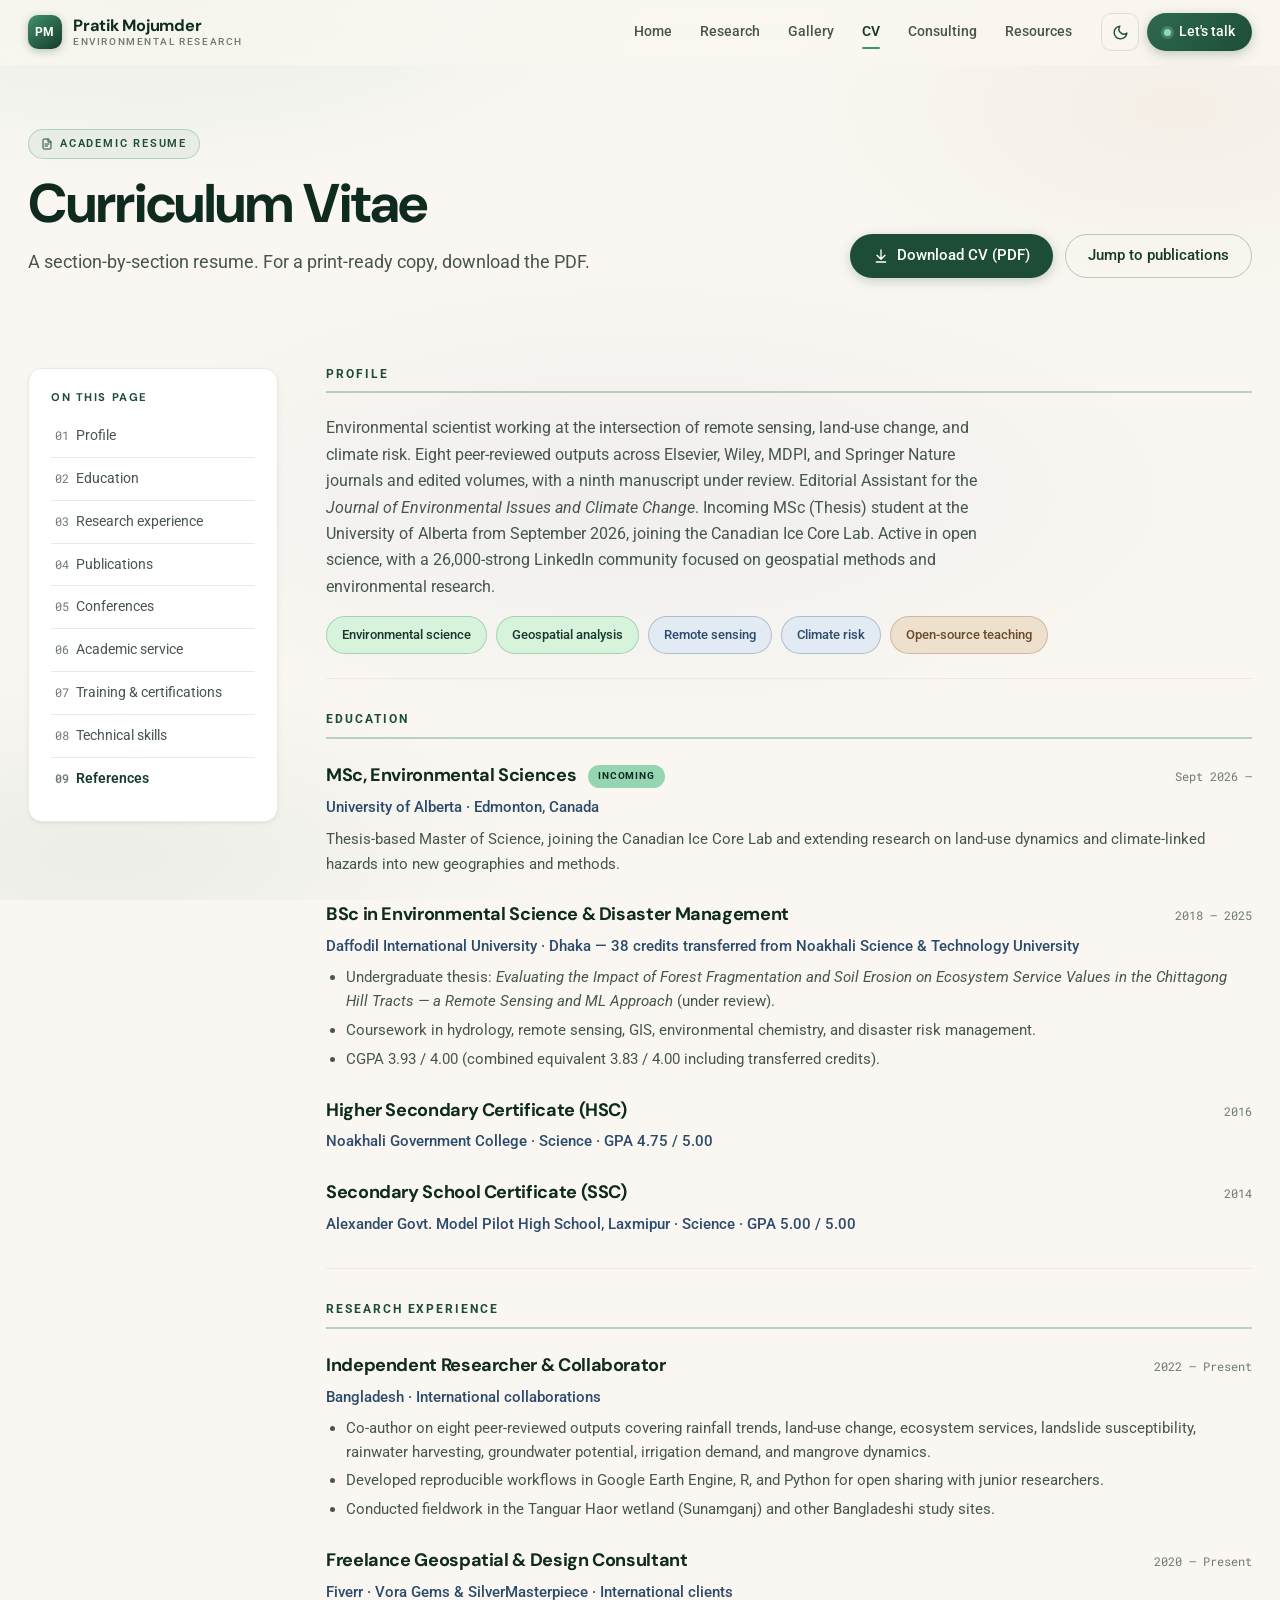
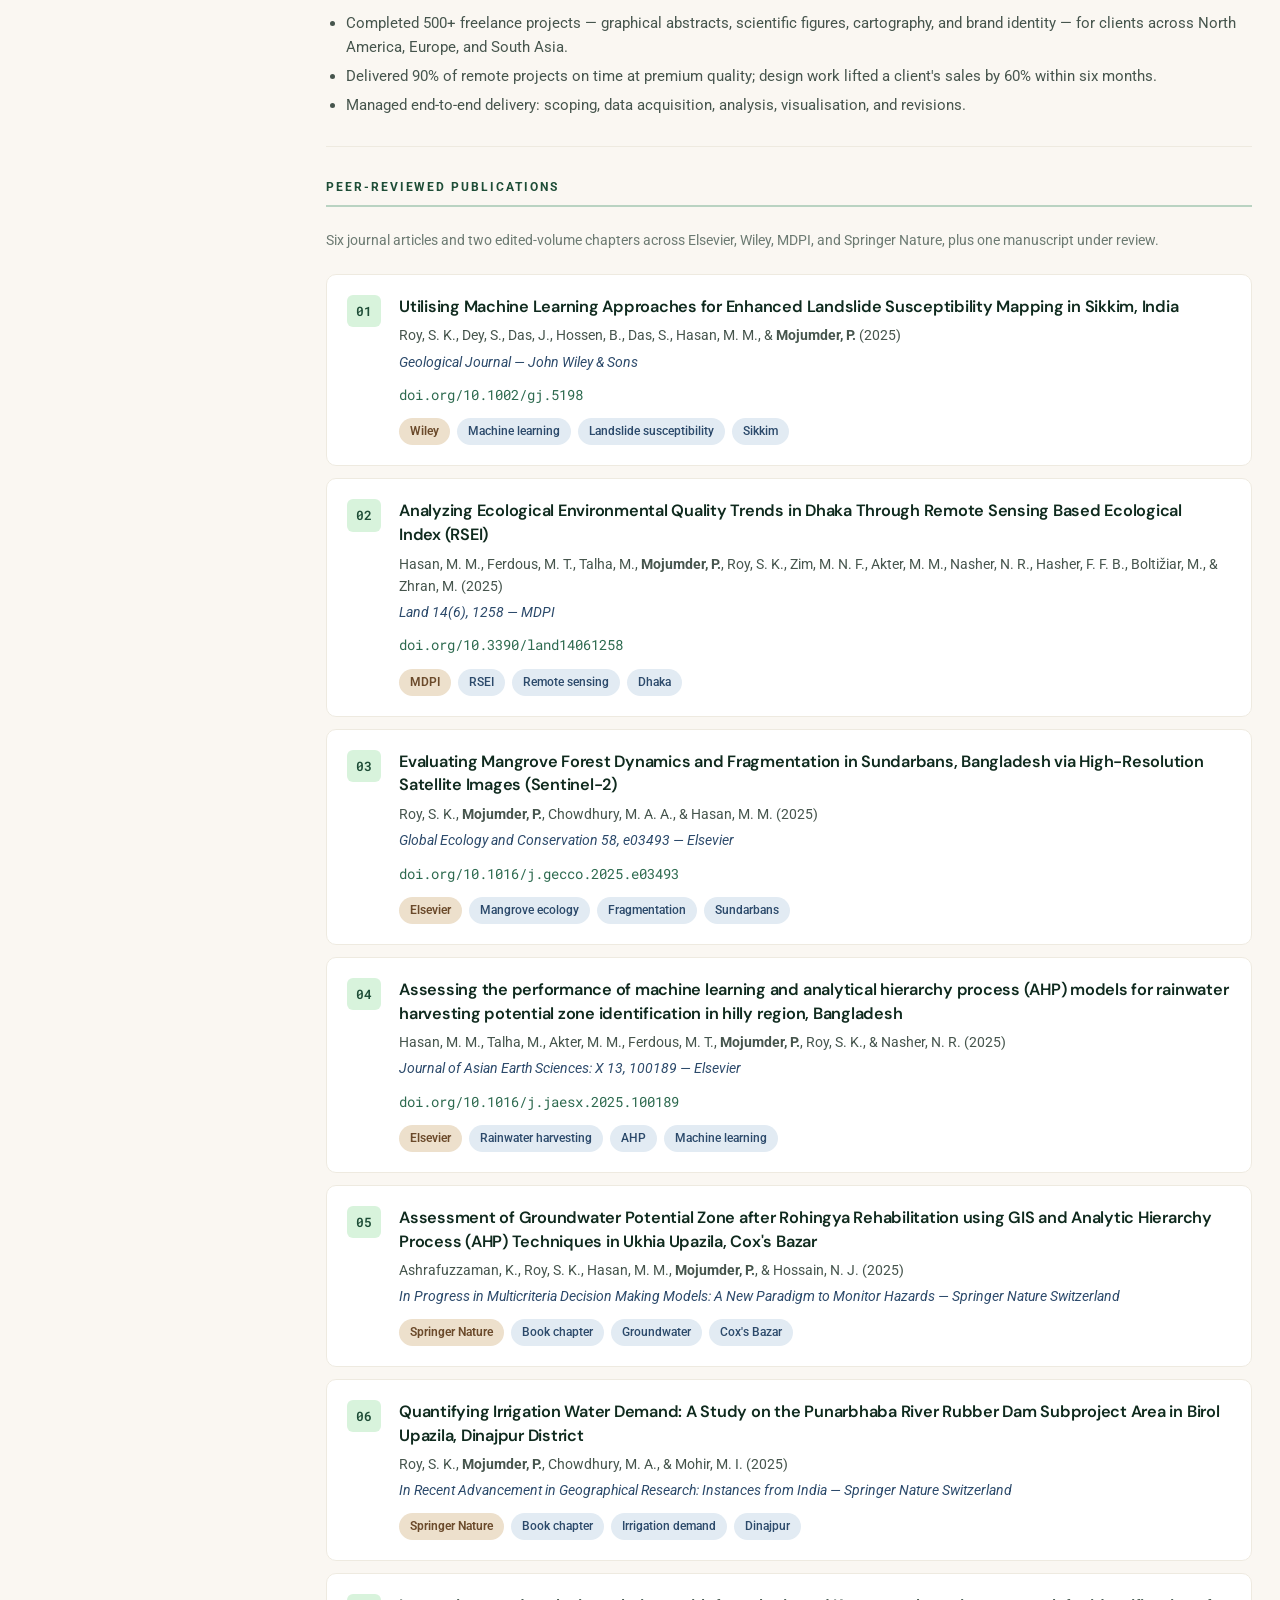
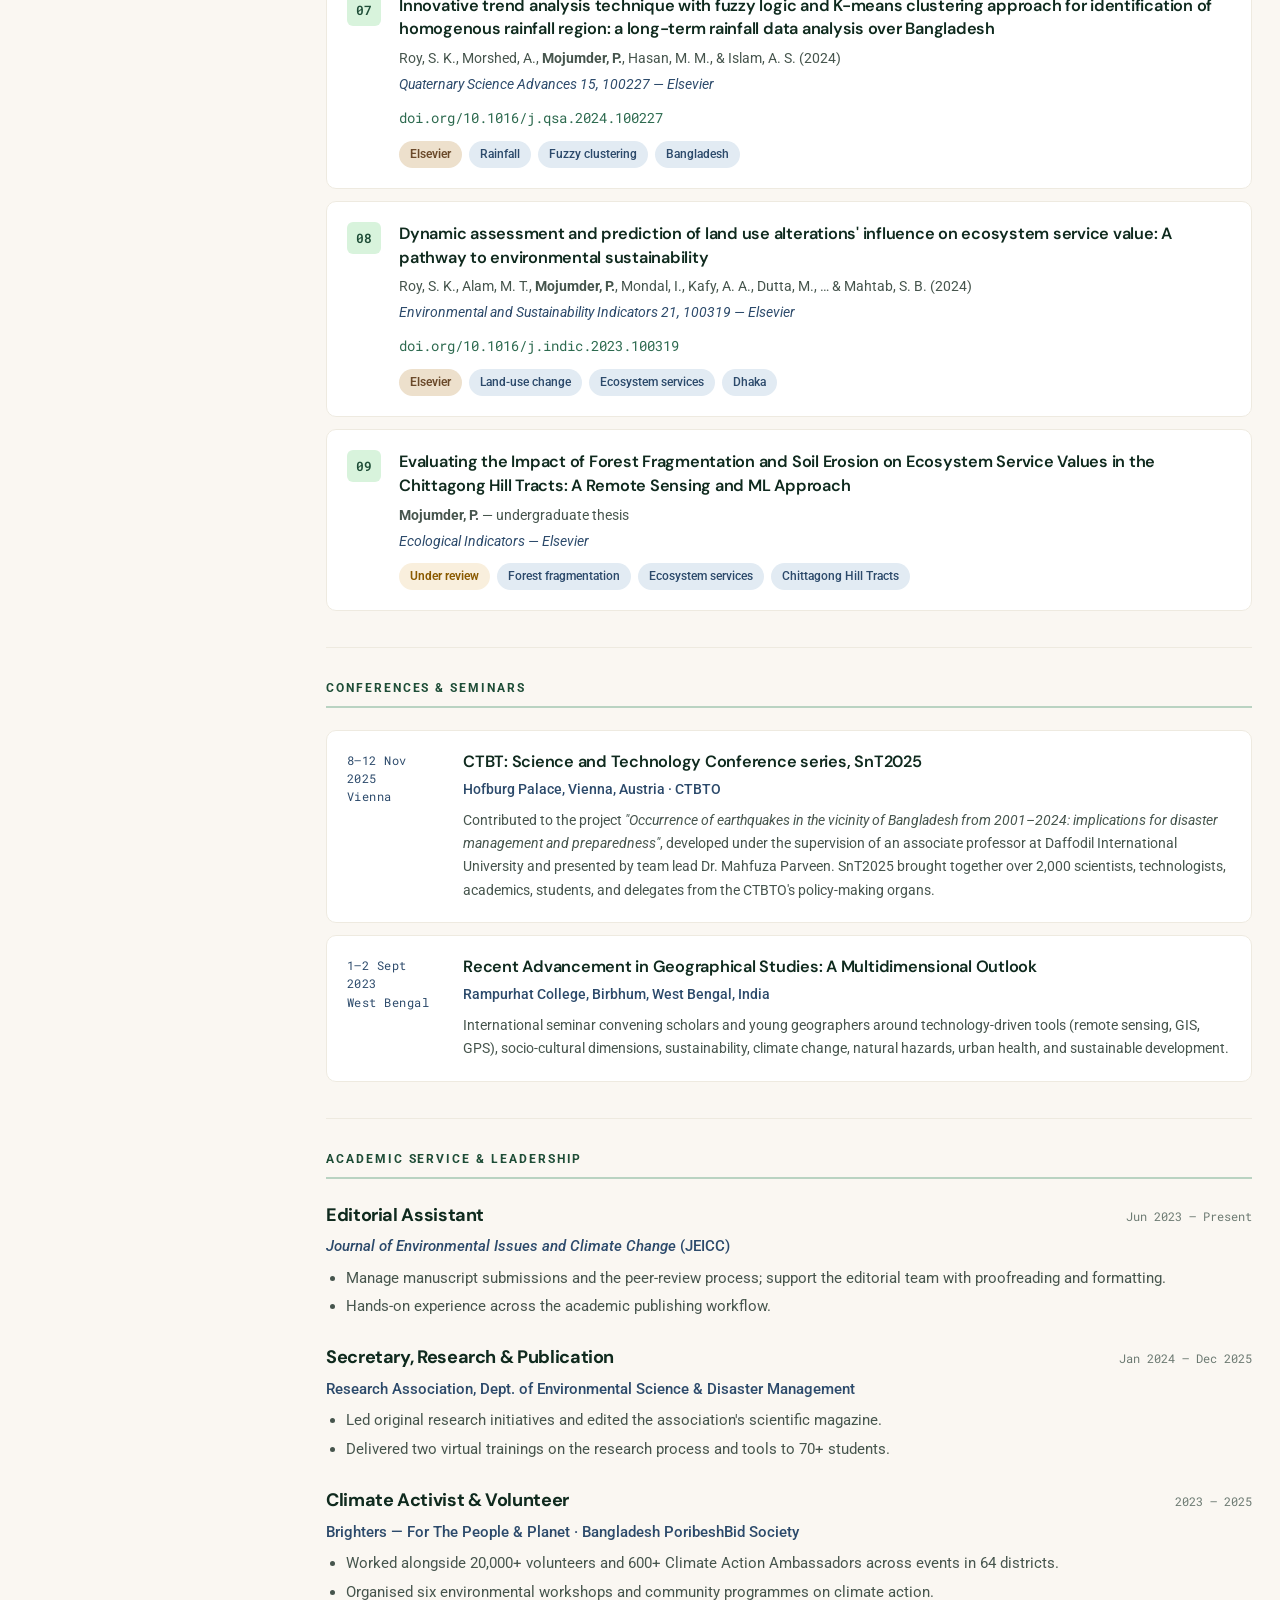
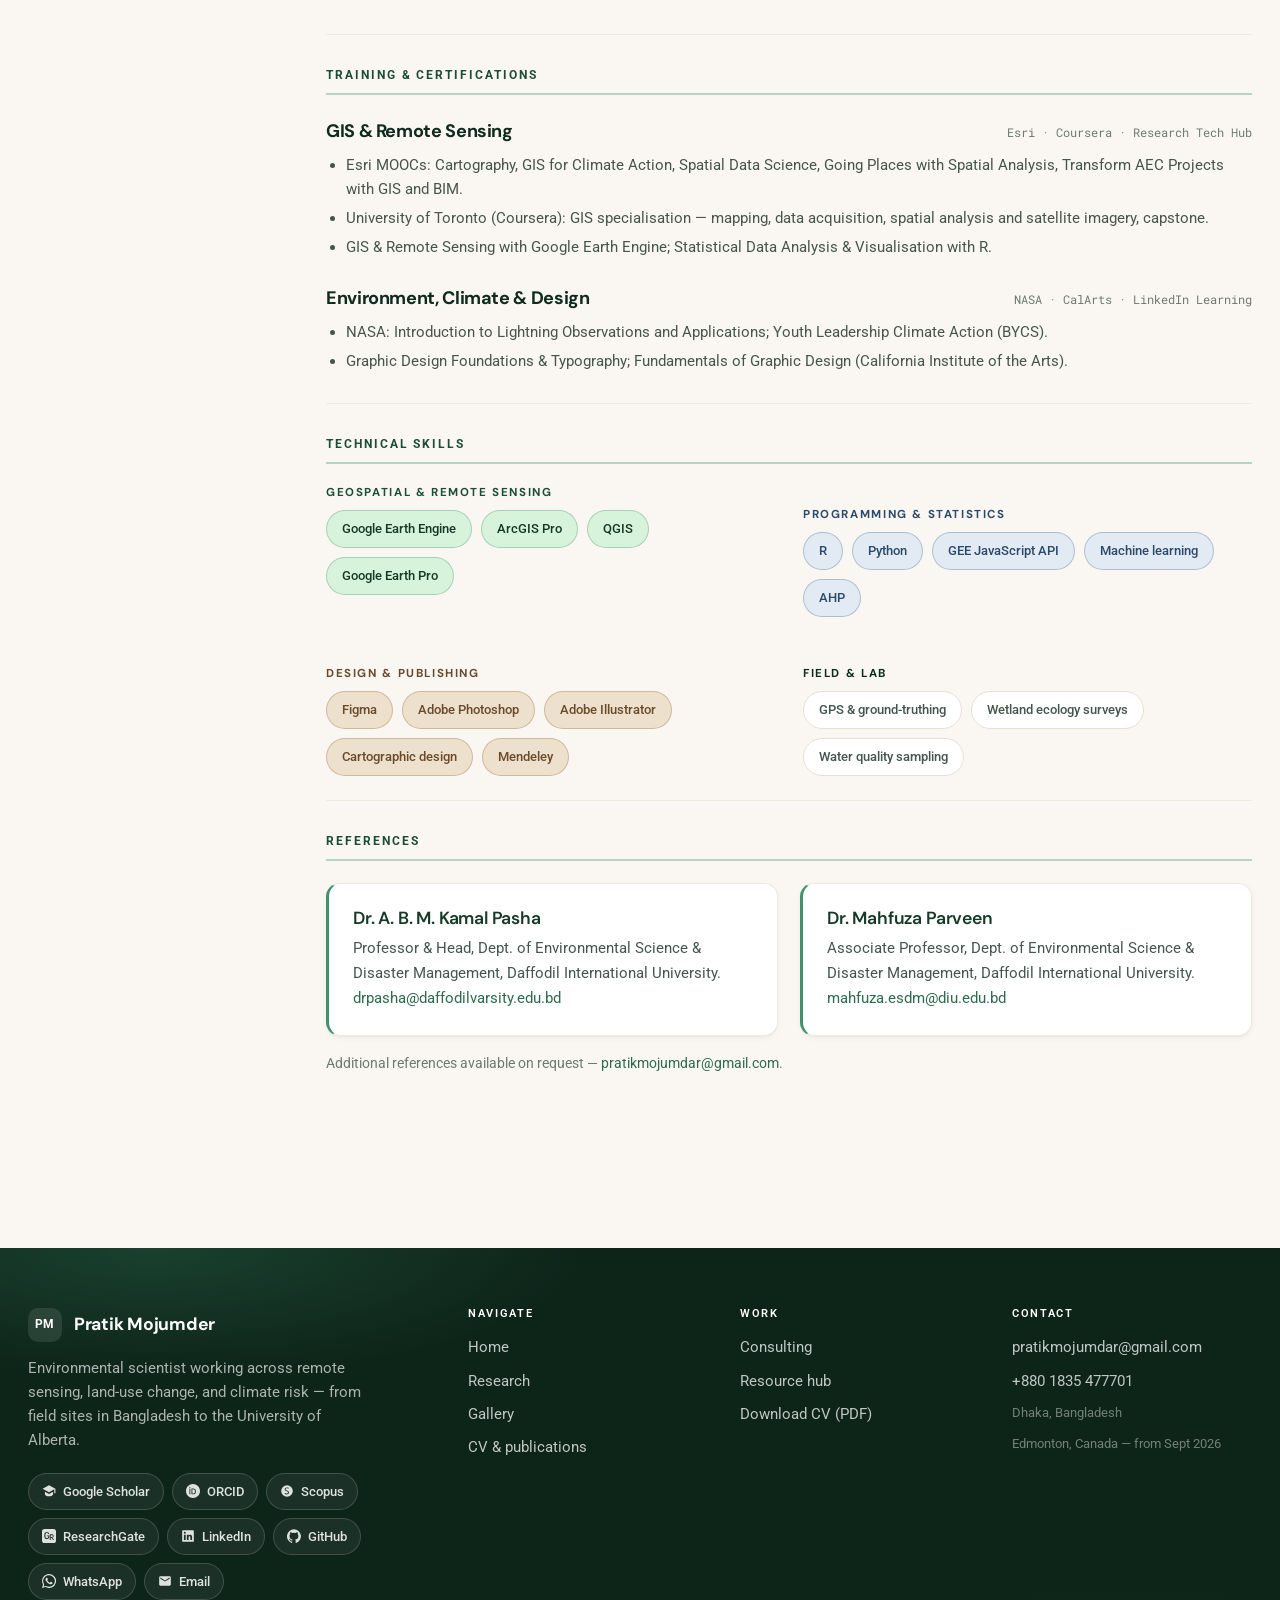
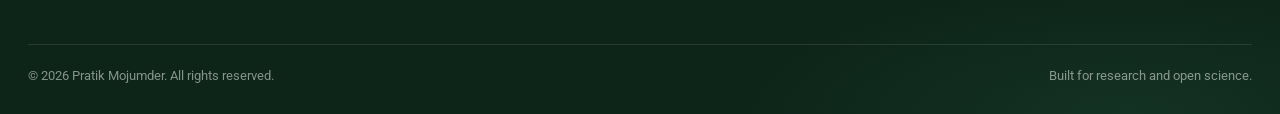
<file: cv.html>
<!DOCTYPE html>
<html lang="en">
<head>
  <meta charset="UTF-8">
  <meta name="viewport" content="width=device-width, initial-scale=1.0">
  <title>CV &amp; Publications - Pratik Mojumder</title>
  <meta name="description" content="Curriculum Vitae and peer-reviewed publications of Pratik Mojumder, environmental science researcher.">
  <link rel="icon" type="image/svg+xml" href="assets/img/favicon.svg">
  <link rel="preconnect" href="https://fonts.googleapis.com">
  <link rel="preconnect" href="https://fonts.gstatic.com" crossorigin>
  <link href="https://fonts.googleapis.com/css2?family=DM+Sans:wght@500;600;700&family=Roboto:wght@300;400;500;700&family=Roboto+Mono:wght@400;500&display=swap" rel="stylesheet">
  <script>(function(){try{var t=localStorage.getItem("theme");if(!t){t=window.matchMedia&&window.matchMedia("(prefers-color-scheme: dark)").matches?"dark":"light";}if(t==="dark")document.documentElement.setAttribute("data-theme","dark");}catch(e){}})();</script>
  <link rel="stylesheet" href="assets/css/main.css?v=20260823b">
  <link rel="stylesheet" href="assets/css/chrome.css?v=20260823b">
</head>
<body>
<script src="assets/js/chrome.js?v=20260823b" data-page="cv"></script>

<!-- Page header -->
<section class="page-intro">
  <div class="container">
    <span class="eyebrow"><svg viewBox="0 0 24 24" fill="none" stroke="currentColor" stroke-width="2" stroke-linecap="round" stroke-linejoin="round"><path d="M14 2H6a2 2 0 00-2 2v16a2 2 0 002 2h12a2 2 0 002-2V8z"/><path d="M14 2v6h6M8 12h8M8 16h5"/></svg><span>Academic Resume</span></span>
    <div style="display: flex; justify-content: space-between; align-items: flex-end; gap: 28px; flex-wrap: wrap;">
      <div>
        <h1>Curriculum Vitae</h1>
        <p class="lead">A section-by-section resume. For a print-ready copy, download the PDF.</p>
      </div>
      <div class="btn-row">
        <a class="btn btn-primary" href="downloads/Pratik_Mojumder_CV.pdf" download>
          <svg viewBox="0 0 24 24" fill="none" stroke="currentColor" stroke-width="2" stroke-linecap="round" stroke-linejoin="round"><path d="M12 3v14m0 0l-6-6m6 6l6-6M5 21h14"/></svg>
          Download CV (PDF)
        </a>
        <a class="btn btn-ghost" href="#publications">Jump to publications</a>
      </div>
    </div>
  </div>
</section>

<!-- CV body -->
<section class="section">
  <div class="container">
    <div class="cv-shell">
      <!-- Left sidebar -->
      <aside class="cv-nav">
        <h4>On this page</h4>
        <ol>
          <li><a href="#profile">Profile</a></li>
          <li><a href="#education">Education</a></li>
          <li><a href="#research-exp">Research experience</a></li>
          <li><a href="#publications">Publications</a></li>
          <li><a href="#conferences">Conferences</a></li>
          <li><a href="#service">Academic service</a></li>
          <li><a href="#awards">Training &amp; certifications</a></li>
          <li><a href="#skills">Technical skills</a></li>
          <li><a href="#refs">References</a></li>
        </ol>
      </aside>

      <!-- Main CV -->
      <main>
        <!-- Profile -->
        <section id="profile" class="cv-section">
          <h3>Profile</h3>
          <p style="max-width: 76ch;">
            Environmental scientist working at the intersection of remote sensing, land-use change, and climate risk. Eight peer-reviewed outputs across Elsevier, Wiley, MDPI, and Springer Nature journals and edited volumes, with a ninth manuscript under review. Editorial Assistant for the <em>Journal of Environmental Issues and Climate Change</em>. Incoming MSc (Thesis) student at the University of Alberta from September 2026, joining the Canadian Ice Core Lab. Active in open science, with a 26,000-strong LinkedIn community focused on geospatial methods and environmental research.
          </p>
          <div class="skills-row mt-16">
            <span class="pill forest">Environmental science</span>
            <span class="pill forest">Geospatial analysis</span>
            <span class="pill slate">Remote sensing</span>
            <span class="pill slate">Climate risk</span>
            <span class="pill earth">Open-source teaching</span>
          </div>
        </section>

        <!-- Education -->
        <section id="education" class="cv-section">
          <h3>Education</h3>

          <div class="cv-entry">
            <div class="cv-entry-head">
              <div class="cv-entry-title">MSc, Environmental Sciences <span class="tl-badge">Incoming</span></div>
              <div class="cv-entry-date">Sept 2026 &mdash;</div>
            </div>
            <div class="cv-entry-sub">University of Alberta · Edmonton, Canada</div>
            <p>Thesis-based Master of Science, joining the Canadian Ice Core Lab and extending research on land-use dynamics and climate-linked hazards into new geographies and methods.</p>
          </div>

          <div class="cv-entry">
            <div class="cv-entry-head">
              <div class="cv-entry-title">BSc in Environmental Science &amp; Disaster Management</div>
              <div class="cv-entry-date">2018 &mdash; 2025</div>
            </div>
            <div class="cv-entry-sub">Daffodil International University · Dhaka &mdash; 38 credits transferred from Noakhali Science &amp; Technology University</div>
            <ul>
              <li>Undergraduate thesis: <em>Evaluating the Impact of Forest Fragmentation and Soil Erosion on Ecosystem Service Values in the Chittagong Hill Tracts &mdash; a Remote Sensing and ML Approach</em> (under review).</li>
              <li>Coursework in hydrology, remote sensing, GIS, environmental chemistry, and disaster risk management.</li>
              <li>CGPA 3.93 / 4.00 (combined equivalent 3.83 / 4.00 including transferred credits).</li>
            </ul>
          </div>

          <div class="cv-entry">
            <div class="cv-entry-head">
              <div class="cv-entry-title">Higher Secondary Certificate (HSC)</div>
              <div class="cv-entry-date">2016</div>
            </div>
            <div class="cv-entry-sub">Noakhali Government College · Science · GPA 4.75 / 5.00</div>
          </div>

          <div class="cv-entry">
            <div class="cv-entry-head">
              <div class="cv-entry-title">Secondary School Certificate (SSC)</div>
              <div class="cv-entry-date">2014</div>
            </div>
            <div class="cv-entry-sub">Alexander Govt. Model Pilot High School, Laxmipur · Science · GPA 5.00 / 5.00</div>
          </div>
        </section>

        <!-- Research experience -->
        <section id="research-exp" class="cv-section">
          <h3>Research experience</h3>

          <div class="cv-entry">
            <div class="cv-entry-head">
              <div class="cv-entry-title">Independent Researcher &amp; Collaborator</div>
              <div class="cv-entry-date">2022 &mdash; Present</div>
            </div>
            <div class="cv-entry-sub">Bangladesh · International collaborations</div>
            <ul>
              <li>Co-author on eight peer-reviewed outputs covering rainfall trends, land-use change, ecosystem services, landslide susceptibility, rainwater harvesting, groundwater potential, irrigation demand, and mangrove dynamics.</li>
              <li>Developed reproducible workflows in Google Earth Engine, R, and Python for open sharing with junior researchers.</li>
              <li>Conducted fieldwork in the Tanguar Haor wetland (Sunamganj) and other Bangladeshi study sites.</li>
            </ul>
          </div>

          <div class="cv-entry">
            <div class="cv-entry-head">
              <div class="cv-entry-title">Freelance Geospatial &amp; Design Consultant</div>
              <div class="cv-entry-date">2020 &mdash; Present</div>
            </div>
            <div class="cv-entry-sub">Fiverr · Vora Gems &amp; SilverMasterpiece · International clients</div>
            <ul>
              <li>Completed 500+ freelance projects &mdash; graphical abstracts, scientific figures, cartography, and brand identity &mdash; for clients across North America, Europe, and South Asia.</li>
              <li>Delivered 90% of remote projects on time at premium quality; design work lifted a client's sales by 60% within six months.</li>
              <li>Managed end-to-end delivery: scoping, data acquisition, analysis, visualisation, and revisions.</li>
            </ul>
          </div>
        </section>

        <!-- Publications -->
        <section id="publications" class="cv-section">
          <h3>Peer-reviewed publications</h3>
          <p class="note" style="margin-bottom: 22px;">Six journal articles and two edited-volume chapters across Elsevier, Wiley, MDPI, and Springer Nature, plus one manuscript under review.</p>

          <div class="pub">
            <div class="pub-num">01</div>
            <div>
              <div class="pub-title">Utilising Machine Learning Approaches for Enhanced Landslide Susceptibility Mapping in Sikkim, India</div>
              <div class="pub-authors">Roy, S. K., Dey, S., Das, J., Hossen, B., Das, S., Hasan, M. M., &amp; <strong>Mojumder, P.</strong> (2025)</div>
              <div class="pub-journal">Geological Journal &mdash; John Wiley &amp; Sons</div>
              <a href="https://doi.org/10.1002/gj.5198" target="_blank" rel="noopener">doi.org/10.1002/gj.5198</a>
              <div class="pub-tags">
                <span class="pub-tag publisher">Wiley</span>
                <span class="pub-tag">Machine learning</span>
                <span class="pub-tag">Landslide susceptibility</span>
                <span class="pub-tag">Sikkim</span>
              </div>
            </div>
          </div>

          <div class="pub">
            <div class="pub-num">02</div>
            <div>
              <div class="pub-title">Analyzing Ecological Environmental Quality Trends in Dhaka Through Remote Sensing Based Ecological Index (RSEI)</div>
              <div class="pub-authors">Hasan, M. M., Ferdous, M. T., Talha, M., <strong>Mojumder, P.</strong>, Roy, S. K., Zim, M. N. F., Akter, M. M., Nasher, N. R., Hasher, F. F. B., Boltižiar, M., &amp; Zhran, M. (2025)</div>
              <div class="pub-journal">Land 14(6), 1258 &mdash; MDPI</div>
              <a href="https://doi.org/10.3390/land14061258" target="_blank" rel="noopener">doi.org/10.3390/land14061258</a>
              <div class="pub-tags">
                <span class="pub-tag publisher">MDPI</span>
                <span class="pub-tag">RSEI</span>
                <span class="pub-tag">Remote sensing</span>
                <span class="pub-tag">Dhaka</span>
              </div>
            </div>
          </div>

          <div class="pub">
            <div class="pub-num">03</div>
            <div>
              <div class="pub-title">Evaluating Mangrove Forest Dynamics and Fragmentation in Sundarbans, Bangladesh via High-Resolution Satellite Images (Sentinel-2)</div>
              <div class="pub-authors">Roy, S. K., <strong>Mojumder, P.</strong>, Chowdhury, M. A. A., &amp; Hasan, M. M. (2025)</div>
              <div class="pub-journal">Global Ecology and Conservation 58, e03493 &mdash; Elsevier</div>
              <a href="https://doi.org/10.1016/j.gecco.2025.e03493" target="_blank" rel="noopener">doi.org/10.1016/j.gecco.2025.e03493</a>
              <div class="pub-tags">
                <span class="pub-tag publisher">Elsevier</span>
                <span class="pub-tag">Mangrove ecology</span>
                <span class="pub-tag">Fragmentation</span>
                <span class="pub-tag">Sundarbans</span>
              </div>
            </div>
          </div>

          <div class="pub">
            <div class="pub-num">04</div>
            <div>
              <div class="pub-title">Assessing the performance of machine learning and analytical hierarchy process (AHP) models for rainwater harvesting potential zone identification in hilly region, Bangladesh</div>
              <div class="pub-authors">Hasan, M. M., Talha, M., Akter, M. M., Ferdous, M. T., <strong>Mojumder, P.</strong>, Roy, S. K., &amp; Nasher, N. R. (2025)</div>
              <div class="pub-journal">Journal of Asian Earth Sciences: X 13, 100189 &mdash; Elsevier</div>
              <a href="https://doi.org/10.1016/j.jaesx.2025.100189" target="_blank" rel="noopener">doi.org/10.1016/j.jaesx.2025.100189</a>
              <div class="pub-tags">
                <span class="pub-tag publisher">Elsevier</span>
                <span class="pub-tag">Rainwater harvesting</span>
                <span class="pub-tag">AHP</span>
                <span class="pub-tag">Machine learning</span>
              </div>
            </div>
          </div>

          <div class="pub">
            <div class="pub-num">05</div>
            <div>
              <div class="pub-title">Assessment of Groundwater Potential Zone after Rohingya Rehabilitation using GIS and Analytic Hierarchy Process (AHP) Techniques in Ukhia Upazila, Cox's Bazar</div>
              <div class="pub-authors">Ashrafuzzaman, K., Roy, S. K., Hasan, M. M., <strong>Mojumder, P.</strong>, &amp; Hossain, N. J. (2025)</div>
              <div class="pub-journal">In <em>Progress in Multicriteria Decision Making Models: A New Paradigm to Monitor Hazards</em> &mdash; Springer Nature Switzerland</div>
              <div class="pub-tags">
                <span class="pub-tag publisher">Springer Nature</span>
                <span class="pub-tag">Book chapter</span>
                <span class="pub-tag">Groundwater</span>
                <span class="pub-tag">Cox's Bazar</span>
              </div>
            </div>
          </div>

          <div class="pub">
            <div class="pub-num">06</div>
            <div>
              <div class="pub-title">Quantifying Irrigation Water Demand: A Study on the Punarbhaba River Rubber Dam Subproject Area in Birol Upazila, Dinajpur District</div>
              <div class="pub-authors">Roy, S. K., <strong>Mojumder, P.</strong>, Chowdhury, M. A., &amp; Mohir, M. I. (2025)</div>
              <div class="pub-journal">In <em>Recent Advancement in Geographical Research: Instances from India</em> &mdash; Springer Nature Switzerland</div>
              <div class="pub-tags">
                <span class="pub-tag publisher">Springer Nature</span>
                <span class="pub-tag">Book chapter</span>
                <span class="pub-tag">Irrigation demand</span>
                <span class="pub-tag">Dinajpur</span>
              </div>
            </div>
          </div>

          <div class="pub">
            <div class="pub-num">07</div>
            <div>
              <div class="pub-title">Innovative trend analysis technique with fuzzy logic and K-means clustering approach for identification of homogenous rainfall region: a long-term rainfall data analysis over Bangladesh</div>
              <div class="pub-authors">Roy, S. K., Morshed, A., <strong>Mojumder, P.</strong>, Hasan, M. M., &amp; Islam, A. S. (2024)</div>
              <div class="pub-journal">Quaternary Science Advances 15, 100227 &mdash; Elsevier</div>
              <a href="https://doi.org/10.1016/j.qsa.2024.100227" target="_blank" rel="noopener">doi.org/10.1016/j.qsa.2024.100227</a>
              <div class="pub-tags">
                <span class="pub-tag publisher">Elsevier</span>
                <span class="pub-tag">Rainfall</span>
                <span class="pub-tag">Fuzzy clustering</span>
                <span class="pub-tag">Bangladesh</span>
              </div>
            </div>
          </div>

          <div class="pub">
            <div class="pub-num">08</div>
            <div>
              <div class="pub-title">Dynamic assessment and prediction of land use alterations' influence on ecosystem service value: A pathway to environmental sustainability</div>
              <div class="pub-authors">Roy, S. K., Alam, M. T., <strong>Mojumder, P.</strong>, Mondal, I., Kafy, A. A., Dutta, M., &hellip; &amp; Mahtab, S. B. (2024)</div>
              <div class="pub-journal">Environmental and Sustainability Indicators 21, 100319 &mdash; Elsevier</div>
              <a href="https://doi.org/10.1016/j.indic.2023.100319" target="_blank" rel="noopener">doi.org/10.1016/j.indic.2023.100319</a>
              <div class="pub-tags">
                <span class="pub-tag publisher">Elsevier</span>
                <span class="pub-tag">Land-use change</span>
                <span class="pub-tag">Ecosystem services</span>
                <span class="pub-tag">Dhaka</span>
              </div>
            </div>
          </div>

          <div class="pub">
            <div class="pub-num">09</div>
            <div>
              <div class="pub-title">Evaluating the Impact of Forest Fragmentation and Soil Erosion on Ecosystem Service Values in the Chittagong Hill Tracts: A Remote Sensing and ML Approach</div>
              <div class="pub-authors"><strong>Mojumder, P.</strong> &mdash; undergraduate thesis</div>
              <div class="pub-journal">Ecological Indicators &mdash; Elsevier</div>
              <div class="pub-tags">
                <span class="pub-tag review">Under review</span>
                <span class="pub-tag">Forest fragmentation</span>
                <span class="pub-tag">Ecosystem services</span>
                <span class="pub-tag">Chittagong Hill Tracts</span>
              </div>
            </div>
          </div>
        </section>

        <!-- Conferences -->
        <section id="conferences" class="cv-section">
          <h3>Conferences &amp; seminars</h3>

          <div class="conf">
            <div class="conf-when">8&ndash;12 Nov 2025<br>Vienna</div>
            <div>
              <div class="conf-title">CTBT: Science and Technology Conference series, SnT2025</div>
              <div class="conf-where">Hofburg Palace, Vienna, Austria · CTBTO</div>
              <p>Contributed to the project <em>"Occurrence of earthquakes in the vicinity of Bangladesh from 2001&ndash;2024: implications for disaster management and preparedness"</em>, developed under the supervision of an associate professor at Daffodil International University and presented by team lead Dr. Mahfuza Parveen. SnT2025 brought together over 2,000 scientists, technologists, academics, students, and delegates from the CTBTO's policy-making organs.</p>
            </div>
          </div>

          <div class="conf">
            <div class="conf-when">1&ndash;2 Sept 2023<br>West Bengal</div>
            <div>
              <div class="conf-title">Recent Advancement in Geographical Studies: A Multidimensional Outlook</div>
              <div class="conf-where">Rampurhat College, Birbhum, West Bengal, India</div>
              <p>International seminar convening scholars and young geographers around technology-driven tools (remote sensing, GIS, GPS), socio-cultural dimensions, sustainability, climate change, natural hazards, urban health, and sustainable development.</p>
            </div>
          </div>
        </section>

        <!-- Academic service -->
        <section id="service" class="cv-section">
          <h3>Academic service &amp; leadership</h3>
          <div class="cv-entry">
            <div class="cv-entry-head">
              <div class="cv-entry-title">Editorial Assistant</div>
              <div class="cv-entry-date">Jun 2023 &mdash; Present</div>
            </div>
            <div class="cv-entry-sub"><em>Journal of Environmental Issues and Climate Change</em> (JEICC)</div>
            <ul>
              <li>Manage manuscript submissions and the peer-review process; support the editorial team with proofreading and formatting.</li>
              <li>Hands-on experience across the academic publishing workflow.</li>
            </ul>
          </div>
          <div class="cv-entry">
            <div class="cv-entry-head">
              <div class="cv-entry-title">Secretary, Research &amp; Publication</div>
              <div class="cv-entry-date">Jan 2024 &mdash; Dec 2025</div>
            </div>
            <div class="cv-entry-sub">Research Association, Dept. of Environmental Science &amp; Disaster Management</div>
            <ul>
              <li>Led original research initiatives and edited the association's scientific magazine.</li>
              <li>Delivered two virtual trainings on the research process and tools to 70+ students.</li>
            </ul>
          </div>
          <div class="cv-entry">
            <div class="cv-entry-head">
              <div class="cv-entry-title">Climate Activist &amp; Volunteer</div>
              <div class="cv-entry-date">2023 &mdash; 2025</div>
            </div>
            <div class="cv-entry-sub">Brighters &mdash; For The People &amp; Planet · Bangladesh PoribeshBid Society</div>
            <ul>
              <li>Worked alongside 20,000+ volunteers and 600+ Climate Action Ambassadors across events in 64 districts.</li>
              <li>Organised six environmental workshops and community programmes on climate action.</li>
            </ul>
          </div>
        </section>

        <!-- Training & certifications -->
        <section id="awards" class="cv-section">
          <h3>Training &amp; certifications</h3>
          <div class="cv-entry">
            <div class="cv-entry-head">
              <div class="cv-entry-title">GIS &amp; Remote Sensing</div>
              <div class="cv-entry-date">Esri · Coursera · Research Tech Hub</div>
            </div>
            <ul>
              <li>Esri MOOCs: Cartography, GIS for Climate Action, Spatial Data Science, Going Places with Spatial Analysis, Transform AEC Projects with GIS and BIM.</li>
              <li>University of Toronto (Coursera): GIS specialisation &mdash; mapping, data acquisition, spatial analysis and satellite imagery, capstone.</li>
              <li>GIS &amp; Remote Sensing with Google Earth Engine; Statistical Data Analysis &amp; Visualisation with R.</li>
            </ul>
          </div>
          <div class="cv-entry">
            <div class="cv-entry-head">
              <div class="cv-entry-title">Environment, Climate &amp; Design</div>
              <div class="cv-entry-date">NASA · CalArts · LinkedIn Learning</div>
            </div>
            <ul>
              <li>NASA: Introduction to Lightning Observations and Applications; Youth Leadership Climate Action (BYCS).</li>
              <li>Graphic Design Foundations &amp; Typography; Fundamentals of Graphic Design (California Institute of the Arts).</li>
            </ul>
          </div>
        </section>

        <!-- Skills -->
        <section id="skills" class="cv-section">
          <h3>Technical skills</h3>
          <div class="grid grid-2" style="gap: 28px;">
            <div class="skills-block forest">
              <h4>Geospatial &amp; remote sensing</h4>
              <div class="skills-row">
                <span class="pill forest">Google Earth Engine</span>
                <span class="pill forest">ArcGIS Pro</span>
                <span class="pill forest">QGIS</span>
                <span class="pill forest">Google Earth Pro</span>
              </div>
            </div>
            <div class="skills-block slate">
              <h4>Programming &amp; statistics</h4>
              <div class="skills-row">
                <span class="pill slate">R</span>
                <span class="pill slate">Python</span>
                <span class="pill slate">GEE JavaScript API</span>
                <span class="pill slate">Machine learning</span>
                <span class="pill slate">AHP</span>
              </div>
            </div>
            <div class="skills-block earth">
              <h4>Design &amp; publishing</h4>
              <div class="skills-row">
                <span class="pill earth">Figma</span>
                <span class="pill earth">Adobe Photoshop</span>
                <span class="pill earth">Adobe Illustrator</span>
                <span class="pill earth">Cartographic design</span>
                <span class="pill earth">Mendeley</span>
              </div>
            </div>
            <div class="skills-block">
              <h4>Field &amp; lab</h4>
              <div class="skills-row">
                <span class="pill">GPS &amp; ground-truthing</span>
                <span class="pill">Wetland ecology surveys</span>
                <span class="pill">Water quality sampling</span>
              </div>
            </div>
          </div>
        </section>

        <!-- References -->
        <section id="refs" class="cv-section">
          <h3>References</h3>
          <div class="grid grid-2">
            <div class="callout">
              <h4>Dr. A. B. M. Kamal Pasha</h4>
              <p>Professor &amp; Head, Dept. of Environmental Science &amp; Disaster Management, Daffodil International University.<br>
              <a href="mailto:drpasha@daffodilvarsity.edu.bd">drpasha@daffodilvarsity.edu.bd</a></p>
            </div>
            <div class="callout">
              <h4>Dr. Mahfuza Parveen</h4>
              <p>Associate Professor, Dept. of Environmental Science &amp; Disaster Management, Daffodil International University.<br>
              <a href="mailto:mahfuza.esdm@diu.edu.bd">mahfuza.esdm@diu.edu.bd</a></p>
            </div>
          </div>
          <p class="note mt-16">Additional references available on request &mdash; <a href="mailto:pratikmojumdar@gmail.com">pratikmojumdar@gmail.com</a>.</p>
        </section>
      </main>
    </div>
  </div>
</section>

<script src="assets/js/main.js?v=20260823b" defer></script>
</body>
</html>
</file>
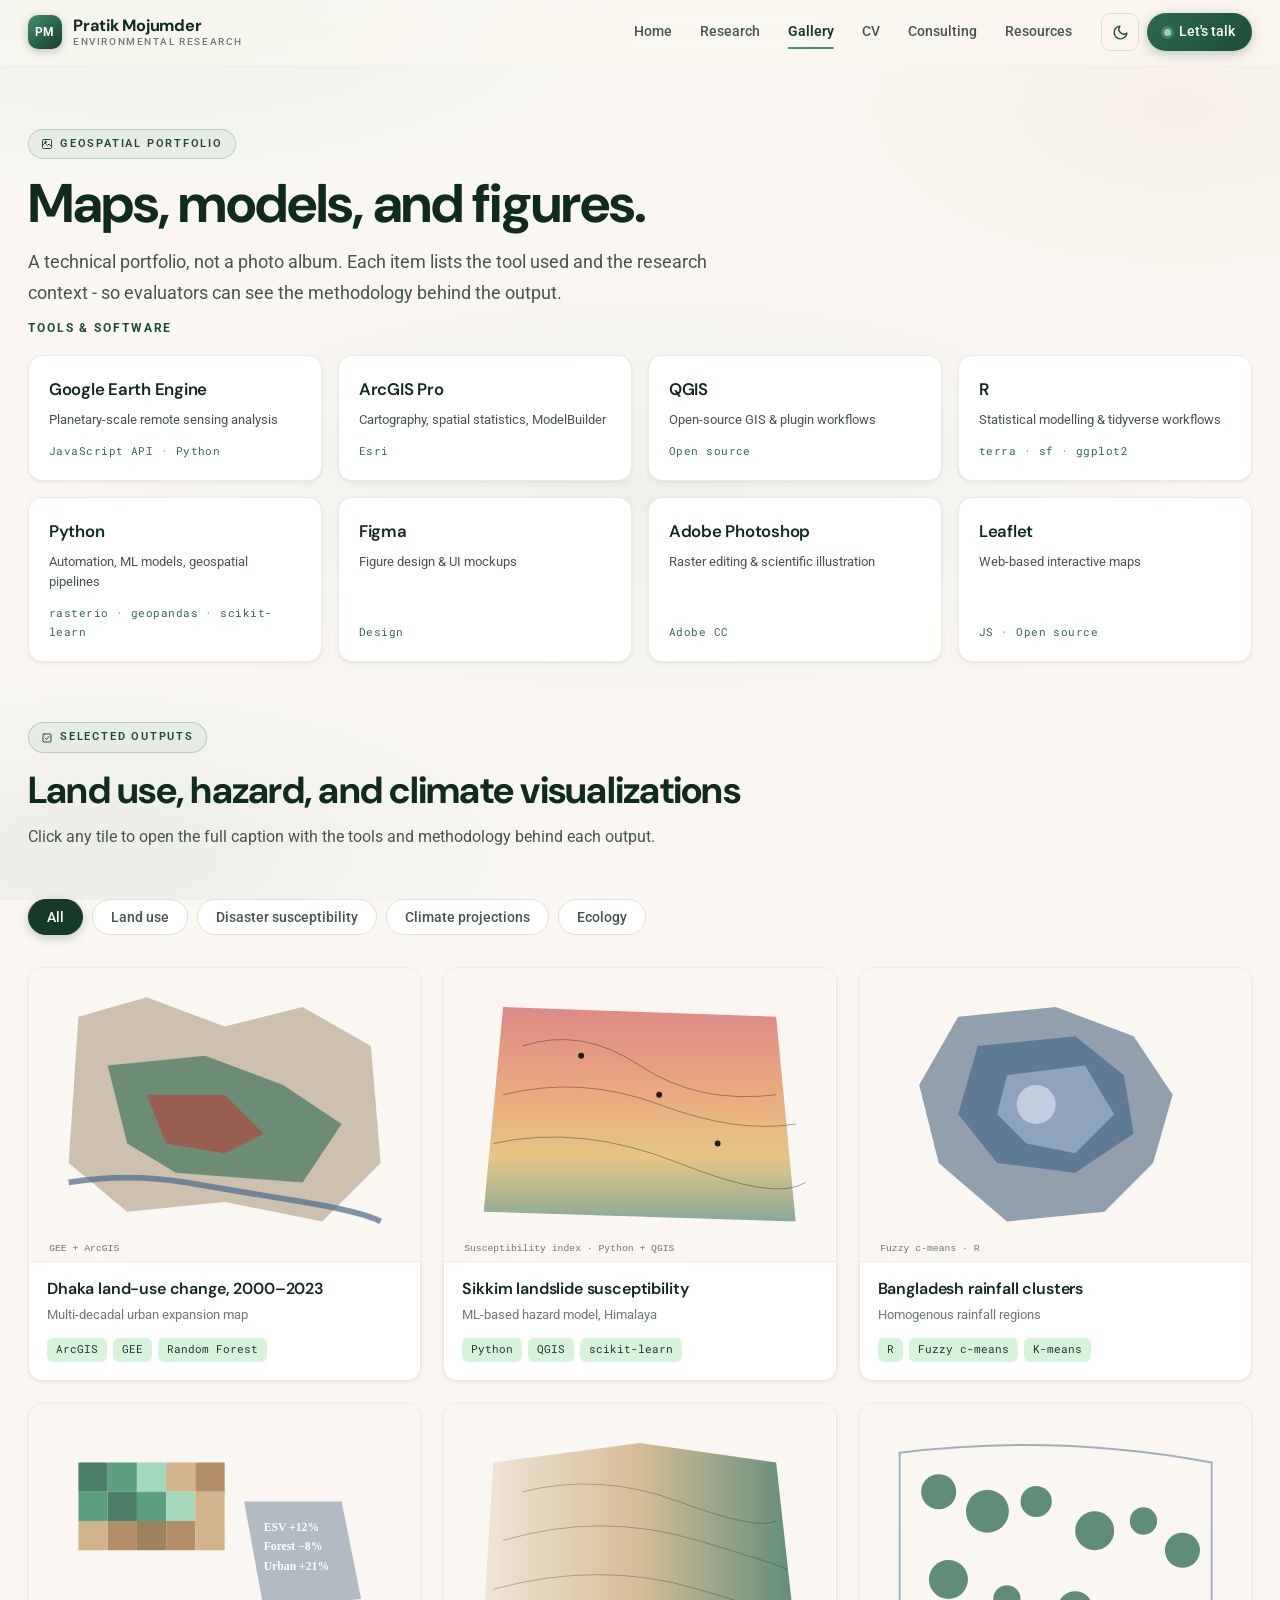
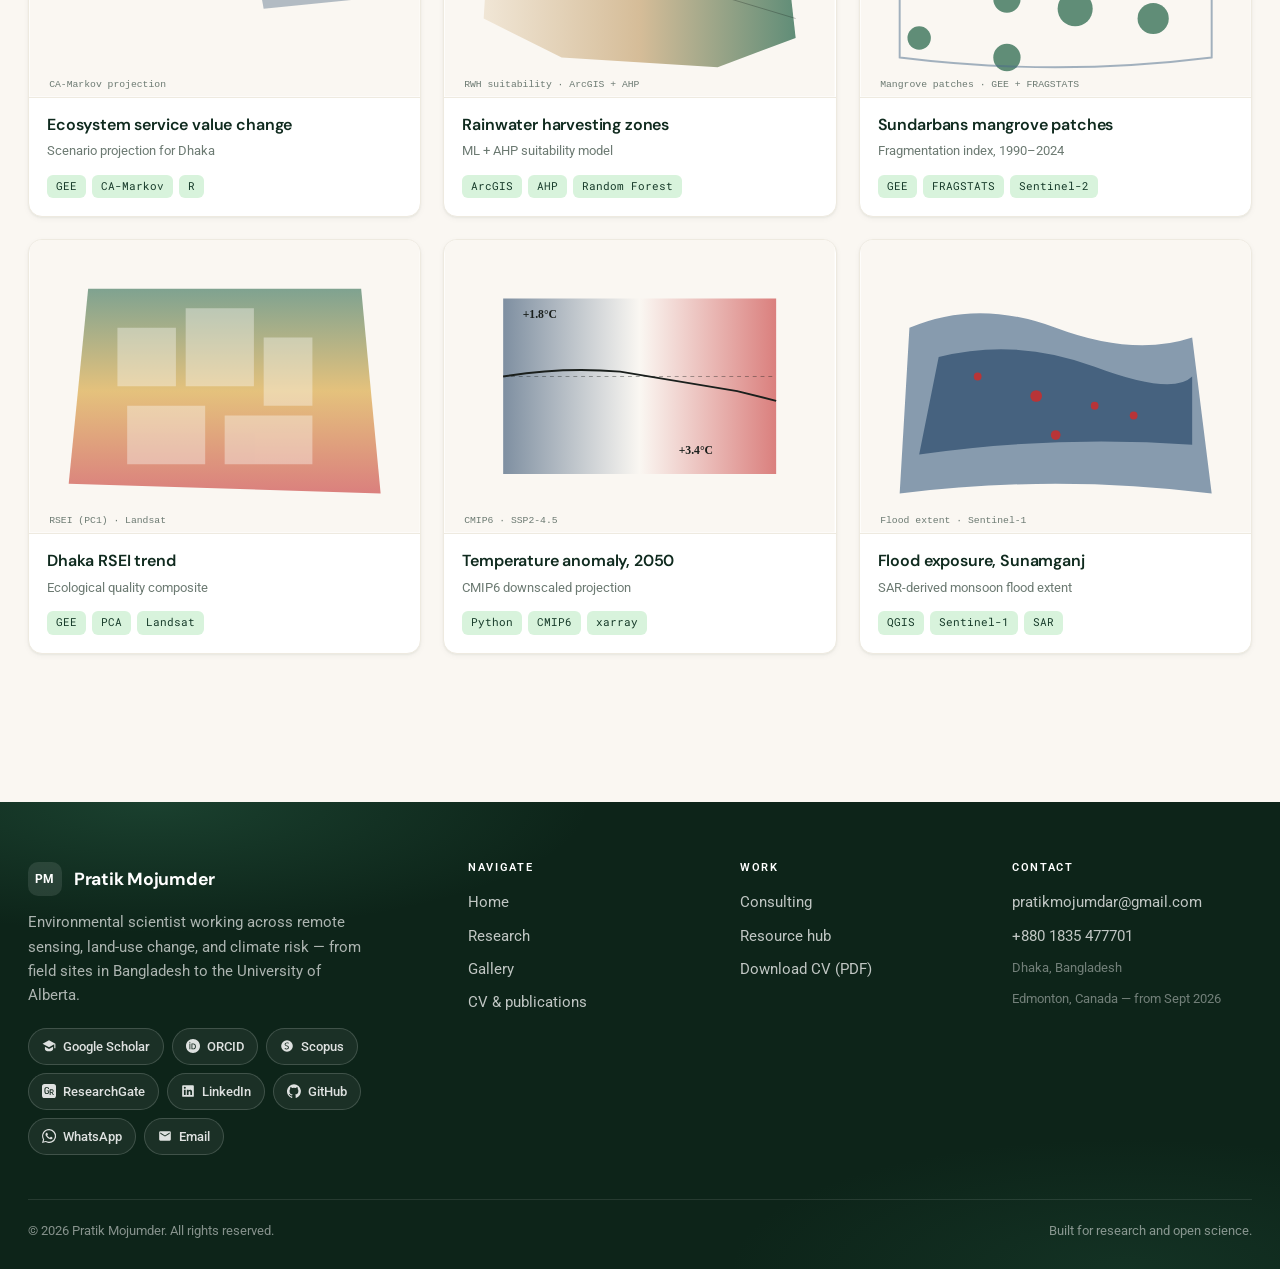
<file: gallery.html>
<!DOCTYPE html>
<html lang="en">
<head>
  <meta charset="UTF-8">
  <meta name="viewport" content="width=device-width, initial-scale=1.0">
  <title>Geospatial &amp; Data Viz Gallery - Pratik Mojumder</title>
  <meta name="description" content="Selected geospatial outputs: land-use maps, disaster susceptibility models, and climate projections.">
  <link rel="icon" type="image/svg+xml" href="assets/img/favicon.svg">
  <link rel="preconnect" href="https://fonts.googleapis.com">
  <link rel="preconnect" href="https://fonts.gstatic.com" crossorigin>
  <link href="https://fonts.googleapis.com/css2?family=DM+Sans:wght@500;600;700&family=Roboto:wght@300;400;500;700&family=Roboto+Mono:wght@400;500&display=swap" rel="stylesheet">
  <script>(function(){try{var t=localStorage.getItem("theme");if(!t){t=window.matchMedia&&window.matchMedia("(prefers-color-scheme: dark)").matches?"dark":"light";}if(t==="dark")document.documentElement.setAttribute("data-theme","dark");}catch(e){}})();</script>
  <link rel="stylesheet" href="assets/css/main.css?v=20260823b">
  <link rel="stylesheet" href="assets/css/chrome.css?v=20260823b">
</head>
<body>
<script src="assets/js/chrome.js?v=20260823b" data-page="gallery"></script>

<!-- Page header -->
<section class="page-intro">
  <div class="container">
    <span class="eyebrow"><svg viewBox="0 0 24 24" fill="none" stroke="currentColor" stroke-width="2" stroke-linecap="round" stroke-linejoin="round"><rect x="3" y="3" width="18" height="18" rx="2"/><path d="M3 15l5-5 5 5 3-3 5 5"/><circle cx="9" cy="8" r="1.5" fill="currentColor"/></svg><span>Geospatial Portfolio</span></span>
    <h1>Maps, models, and figures.</h1>
    <p class="lead">
      A technical portfolio, not a photo album. Each item lists the tool used and the research context - so evaluators can see the methodology behind the output.
    </p>
  </div>
</section>

<!-- Tools -->
<section style="padding: 0 0 40px;">
  <div class="container">
    <h3 class="rail-title">Tools &amp; software</h3>
    <div class="tools-grid">
      <div class="tool-chip">
        <div class="tool-name">Google Earth Engine</div>
        <div class="tool-role">Planetary-scale remote sensing analysis</div>
        <div class="tool-tag">JavaScript API · Python</div>
      </div>
      <div class="tool-chip">
        <div class="tool-name">ArcGIS Pro</div>
        <div class="tool-role">Cartography, spatial statistics, ModelBuilder</div>
        <div class="tool-tag">Esri</div>
      </div>
      <div class="tool-chip">
        <div class="tool-name">QGIS</div>
        <div class="tool-role">Open-source GIS &amp; plugin workflows</div>
        <div class="tool-tag">Open source</div>
      </div>
      <div class="tool-chip">
        <div class="tool-name">R</div>
        <div class="tool-role">Statistical modelling &amp; tidyverse workflows</div>
        <div class="tool-tag">terra · sf · ggplot2</div>
      </div>
      <div class="tool-chip">
        <div class="tool-name">Python</div>
        <div class="tool-role">Automation, ML models, geospatial pipelines</div>
        <div class="tool-tag">rasterio · geopandas · scikit-learn</div>
      </div>
      <div class="tool-chip">
        <div class="tool-name">Figma</div>
        <div class="tool-role">Figure design &amp; UI mockups</div>
        <div class="tool-tag">Design</div>
      </div>
      <div class="tool-chip">
        <div class="tool-name">Adobe Photoshop</div>
        <div class="tool-role">Raster editing &amp; scientific illustration</div>
        <div class="tool-tag">Adobe CC</div>
      </div>
      <div class="tool-chip">
        <div class="tool-name">Leaflet</div>
        <div class="tool-role">Web-based interactive maps</div>
        <div class="tool-tag">JS · Open source</div>
      </div>
    </div>
  </div>
</section>

<!-- Gallery -->
<section class="section" style="padding-top: 20px;">
  <div class="container">
    <div class="section-head">
      <span class="eyebrow"><svg viewBox="0 0 24 24" fill="none" stroke="currentColor" stroke-width="2" stroke-linecap="round" stroke-linejoin="round"><rect x="4" y="4" width="16" height="16" rx="2"/><path d="M8 12l3 3 5-6"/></svg><span>Selected outputs</span></span>
      <h2>Land use, hazard, and climate visualizations</h2>
      <p>Click any tile to open the full caption with the tools and methodology behind each output.</p>
    </div>

    <div class="gallery-toolbar" role="tablist">
      <button data-filter="all" class="active">All</button>
      <button data-filter="landuse">Land use</button>
      <button data-filter="hazard">Disaster susceptibility</button>
      <button data-filter="climate">Climate projections</button>
      <button data-filter="ecology">Ecology</button>
    </div>

    <div class="gallery">
      <!-- 1 Land use -->
      <div class="g-item" data-cat="landuse" data-title="Dhaka land-use change, 2000–2023" data-meta="ArcGIS Pro · Landsat time series · Random Forest classification" data-desc="Multi-decadal land-use map showing urban expansion, agricultural loss, and water-body change in the Dhaka metropolitan area. Prepared for the Environmental and Sustainability Indicators publication (Elsevier, 2023).">
        <div class="g-thumb">
          <svg viewBox="0 0 400 300" xmlns="http://www.w3.org/2000/svg">
            <rect width="400" height="300" fill="#faf7f2"/>
            <path d="M50 50 L120 30 L200 60 L280 40 L350 80 L360 200 L300 260 L200 240 L100 250 L40 200 Z" fill="#8b6f47" opacity="0.4"/>
            <path d="M80 100 L180 90 L260 120 L320 160 L280 220 L150 210 L100 180 Z" fill="#2d6a4f" opacity="0.6"/>
            <path d="M120 130 L200 130 L240 170 L200 190 L140 180 Z" fill="#c53030" opacity="0.5"/>
            <path d="M40 220 Q100 210 160 220 T280 240 T360 260" stroke="#4a6b8a" stroke-width="6" fill="none" opacity="0.7"/>
            <text x="20" y="290" font-family="monospace" font-size="10" fill="#6c7a72">GEE + ArcGIS</text>
          </svg>
        </div>
        <div class="g-caption">
          <h4>Dhaka land-use change, 2000–2023</h4>
          <p>Multi-decadal urban expansion map</p>
          <div class="g-tools"><span>ArcGIS</span><span>GEE</span><span>Random Forest</span></div>
        </div>
      </div>

      <!-- 2 Hazard -->
      <div class="g-item" data-cat="hazard" data-title="Sikkim landslide susceptibility (ML)" data-meta="Python · scikit-learn · QGIS · 12 conditioning factors" data-desc="Landslide susceptibility index for the Sikkim Himalaya, produced by comparing five machine-learning classifiers against a historical landslide inventory. Featured in Geological Journal (Wiley, 2025).">
        <div class="g-thumb">
          <svg viewBox="0 0 400 300" xmlns="http://www.w3.org/2000/svg">
            <rect width="400" height="300" fill="#faf7f2"/>
            <defs>
              <linearGradient id="hz1" x1="0" x2="0" y1="0" y2="1">
                <stop offset="0" stop-color="#c53030"/>
                <stop offset="0.4" stop-color="#dd6b20"/>
                <stop offset="0.7" stop-color="#d69e2e"/>
                <stop offset="1" stop-color="#2d6a4f"/>
              </linearGradient>
            </defs>
            <path d="M60 40 L340 50 L360 260 L40 250 Z" fill="url(#hz1)" opacity="0.55"/>
            <path d="M80 80 Q140 60 200 100 T340 130" stroke="#1a1f1c" stroke-width="1" fill="none" opacity="0.4"/>
            <path d="M60 130 Q140 110 220 140 T360 160" stroke="#1a1f1c" stroke-width="1" fill="none" opacity="0.4"/>
            <path d="M50 180 Q140 160 240 200 T370 220" stroke="#1a1f1c" stroke-width="1" fill="none" opacity="0.4"/>
            <circle cx="140" cy="90" r="3" fill="#1a1f1c"/>
            <circle cx="220" cy="130" r="3" fill="#1a1f1c"/>
            <circle cx="280" cy="180" r="3" fill="#1a1f1c"/>
            <text x="20" y="290" font-family="monospace" font-size="10" fill="#6c7a72">Susceptibility index · Python + QGIS</text>
          </svg>
        </div>
        <div class="g-caption">
          <h4>Sikkim landslide susceptibility</h4>
          <p>ML-based hazard model, Himalaya</p>
          <div class="g-tools"><span>Python</span><span>QGIS</span><span>scikit-learn</span></div>
        </div>
      </div>

      <!-- 3 Climate -->
      <div class="g-item" data-cat="climate" data-title="Bangladesh rainfall clusters" data-meta="R · Fuzzy c-means · K-means clustering · CHIRPS" data-desc="Homogenous rainfall regions identified through fuzzy logic and K-means clustering across Bangladesh, using historical rainfall series. Featured in Quaternary Science Advances (Elsevier, 2024).">
        <div class="g-thumb">
          <svg viewBox="0 0 400 300" xmlns="http://www.w3.org/2000/svg">
            <rect width="400" height="300" fill="#faf7f2"/>
            <path d="M100 50 L200 40 L280 70 L320 130 L300 200 L250 250 L150 260 L80 200 L60 120 Z" fill="#2c4a6b" opacity="0.5"/>
            <path d="M120 80 L220 70 L270 110 L280 170 L220 210 L140 200 L100 150 Z" fill="#4a6b8a" opacity="0.7"/>
            <path d="M150 110 L230 100 L260 150 L220 190 L170 180 L140 150 Z" fill="#94a9c1" opacity="0.9"/>
            <circle cx="180" cy="140" r="20" fill="#e2ebf3" opacity="0.6"/>
            <text x="20" y="290" font-family="monospace" font-size="10" fill="#6c7a72">Fuzzy c-means · R</text>
          </svg>
        </div>
        <div class="g-caption">
          <h4>Bangladesh rainfall clusters</h4>
          <p>Homogenous rainfall regions</p>
          <div class="g-tools"><span>R</span><span>Fuzzy c-means</span><span>K-means</span></div>
        </div>
      </div>

      <!-- 4 Land use -->
      <div class="g-item" data-cat="landuse" data-title="Ecosystem service value change, Dhaka" data-meta="GEE · CA-Markov · Value transfer coefficients" data-desc="Projected change in ecosystem service value under land-use scenarios for Dhaka. Modeled using cellular-automata–Markov chain projection and value-transfer coefficients.">
        <div class="g-thumb">
          <svg viewBox="0 0 400 300" xmlns="http://www.w3.org/2000/svg">
            <rect width="400" height="300" fill="#faf7f2"/>
            <g opacity="0.85">
              <rect x="50" y="60" width="30" height="30" fill="#2d6a4f"/>
              <rect x="80" y="60" width="30" height="30" fill="#40916c"/>
              <rect x="110" y="60" width="30" height="30" fill="#95d5b2"/>
              <rect x="140" y="60" width="30" height="30" fill="#c9a97a"/>
              <rect x="170" y="60" width="30" height="30" fill="#a67c52"/>
              <rect x="50" y="90" width="30" height="30" fill="#40916c"/>
              <rect x="80" y="90" width="30" height="30" fill="#2d6a4f"/>
              <rect x="110" y="90" width="30" height="30" fill="#40916c"/>
              <rect x="140" y="90" width="30" height="30" fill="#95d5b2"/>
              <rect x="170" y="90" width="30" height="30" fill="#c9a97a"/>
              <rect x="50" y="120" width="30" height="30" fill="#c9a97a"/>
              <rect x="80" y="120" width="30" height="30" fill="#a67c52"/>
              <rect x="110" y="120" width="30" height="30" fill="#8b6f47"/>
              <rect x="140" y="120" width="30" height="30" fill="#a67c52"/>
              <rect x="170" y="120" width="30" height="30" fill="#c9a97a"/>
            </g>
            <path d="M220 100 L320 100 L340 200 L240 210 Z" fill="#2c4a6b" opacity="0.35"/>
            <text x="240" y="130" font-family="Inter" font-size="12" fill="#fff" font-weight="600">ESV +12%</text>
            <text x="240" y="150" font-family="Inter" font-size="12" fill="#fff" font-weight="600">Forest −8%</text>
            <text x="240" y="170" font-family="Inter" font-size="12" fill="#fff" font-weight="600">Urban +21%</text>
            <text x="20" y="290" font-family="monospace" font-size="10" fill="#6c7a72">CA-Markov projection</text>
          </svg>
        </div>
        <div class="g-caption">
          <h4>Ecosystem service value change</h4>
          <p>Scenario projection for Dhaka</p>
          <div class="g-tools"><span>GEE</span><span>CA-Markov</span><span>R</span></div>
        </div>
      </div>

      <!-- 5 Hazard -->
      <div class="g-item" data-cat="hazard" data-title="Rainwater harvesting potential zones" data-meta="ArcGIS Pro · AHP · Random Forest · 10 factors" data-desc="Suitability map for rainwater harvesting in a hilly region of Bangladesh, cross-validated with ML and AHP methods. Featured in Journal of Asian Earth Sciences: X (Elsevier, 2025).">
        <div class="g-thumb">
          <svg viewBox="0 0 400 300" xmlns="http://www.w3.org/2000/svg">
            <rect width="400" height="300" fill="#faf7f2"/>
            <defs>
              <linearGradient id="rwh" x1="0" x2="1" y1="0" y2="0">
                <stop offset="0" stop-color="#ede0cc"/>
                <stop offset="0.5" stop-color="#c9a97a"/>
                <stop offset="1" stop-color="#2d6a4f"/>
              </linearGradient>
            </defs>
            <path d="M50 60 L200 40 L340 60 L360 240 L280 270 L120 260 L40 220 Z" fill="url(#rwh)" opacity="0.75"/>
            <path d="M80 90 Q160 70 240 100 T340 120" stroke="#1a1f1c" stroke-width="1" fill="none" opacity="0.3"/>
            <path d="M60 140 Q160 110 260 140 T350 170" stroke="#1a1f1c" stroke-width="1" fill="none" opacity="0.3"/>
            <path d="M50 190 Q160 160 260 190 T360 220" stroke="#1a1f1c" stroke-width="1" fill="none" opacity="0.3"/>
            <text x="20" y="290" font-family="monospace" font-size="10" fill="#6c7a72">RWH suitability · ArcGIS + AHP</text>
          </svg>
        </div>
        <div class="g-caption">
          <h4>Rainwater harvesting zones</h4>
          <p>ML + AHP suitability model</p>
          <div class="g-tools"><span>ArcGIS</span><span>AHP</span><span>Random Forest</span></div>
        </div>
      </div>

      <!-- 6 Ecology -->
      <div class="g-item" data-cat="ecology" data-title="Sundarbans mangrove fragmentation" data-meta="GEE · FRAGSTATS · Landsat + Sentinel-2" data-desc="Time-series mangrove cover and fragmentation metrics in the Sundarbans. Landscape indices computed in FRAGSTATS after Sentinel/Landsat classification.">
        <div class="g-thumb">
          <svg viewBox="0 0 400 300" xmlns="http://www.w3.org/2000/svg">
            <rect width="400" height="300" fill="#faf7f2"/>
            <g fill="#2d6a4f" opacity="0.75">
              <circle cx="80" cy="90" r="18"/>
              <circle cx="130" cy="110" r="22"/>
              <circle cx="180" cy="100" r="16"/>
              <circle cx="240" cy="130" r="20"/>
              <circle cx="290" cy="120" r="14"/>
              <circle cx="330" cy="150" r="18"/>
              <circle cx="90" cy="180" r="20"/>
              <circle cx="150" cy="200" r="14"/>
              <circle cx="220" cy="210" r="18"/>
              <circle cx="300" cy="220" r="16"/>
              <circle cx="60" cy="240" r="12"/>
              <circle cx="150" cy="260" r="14"/>
            </g>
            <path d="M40 50 Q200 30 360 60 L360 260 Q200 280 40 260 Z" stroke="#4a6b8a" stroke-width="2" fill="none" opacity="0.5"/>
            <text x="20" y="290" font-family="monospace" font-size="10" fill="#6c7a72">Mangrove patches · GEE + FRAGSTATS</text>
          </svg>
        </div>
        <div class="g-caption">
          <h4>Sundarbans mangrove patches</h4>
          <p>Fragmentation index, 1990–2024</p>
          <div class="g-tools"><span>GEE</span><span>FRAGSTATS</span><span>Sentinel-2</span></div>
        </div>
      </div>

      <!-- 7 Ecology -->
      <div class="g-item" data-cat="ecology" data-title="Dhaka RSEI ecological quality" data-meta="GEE · Landsat surface reflectance · PCA" data-desc="Remote-Sensing Ecological Index composite (greenness, wetness, dryness, heat) tracking ecological quality change in Dhaka. Featured in Land (MDPI, 2025).">
        <div class="g-thumb">
          <svg viewBox="0 0 400 300" xmlns="http://www.w3.org/2000/svg">
            <rect width="400" height="300" fill="#faf7f2"/>
            <defs>
              <linearGradient id="rsei" x1="0" x2="0" y1="0" y2="1">
                <stop offset="0" stop-color="#2d6a4f"/>
                <stop offset="0.5" stop-color="#d69e2e"/>
                <stop offset="1" stop-color="#c53030"/>
              </linearGradient>
            </defs>
            <path d="M60 50 L340 50 L360 260 L40 250 Z" fill="url(#rsei)" opacity="0.6"/>
            <g fill="#faf7f2" opacity="0.4">
              <rect x="90" y="90" width="60" height="60"/>
              <rect x="160" y="70" width="70" height="80"/>
              <rect x="240" y="100" width="50" height="70"/>
              <rect x="100" y="170" width="80" height="60"/>
              <rect x="200" y="180" width="90" height="50"/>
            </g>
            <text x="20" y="290" font-family="monospace" font-size="10" fill="#6c7a72">RSEI (PC1) · Landsat</text>
          </svg>
        </div>
        <div class="g-caption">
          <h4>Dhaka RSEI trend</h4>
          <p>Ecological quality composite</p>
          <div class="g-tools"><span>GEE</span><span>PCA</span><span>Landsat</span></div>
        </div>
      </div>

      <!-- 8 Climate -->
      <div class="g-item" data-cat="climate" data-title="Temperature anomaly projection" data-meta="Python · CMIP6 · SSP2-4.5 scenario" data-desc="Bias-corrected CMIP6 temperature anomaly for Bangladesh under SSP2-4.5, aggregated to district level. Source: CMIP6 multi-model ensemble (Copernicus / WCRP).">
        <div class="g-thumb">
          <svg viewBox="0 0 400 300" xmlns="http://www.w3.org/2000/svg">
            <rect width="400" height="300" fill="#faf7f2"/>
            <defs>
              <linearGradient id="tmp" x1="0" x2="1" y1="0" y2="0">
                <stop offset="0" stop-color="#2c4a6b"/>
                <stop offset="0.5" stop-color="#faf7f2"/>
                <stop offset="1" stop-color="#c53030"/>
              </linearGradient>
            </defs>
            <path d="M60 60 L340 60 L340 240 L60 240 Z" fill="url(#tmp)" opacity="0.6"/>
            <path d="M60 140 L340 140" stroke="#1a1f1c" stroke-width="1" opacity="0.4" stroke-dasharray="4 4"/>
            <path d="M60 140 Q120 130 180 135 Q240 145 300 155 L340 165" stroke="#1a1f1c" stroke-width="2" fill="none"/>
            <text x="80" y="80" font-family="Inter" font-size="12" fill="#1a1f1c" font-weight="600">+1.8°C</text>
            <text x="240" y="220" font-family="Inter" font-size="12" fill="#1a1f1c" font-weight="600">+3.4°C</text>
            <text x="20" y="290" font-family="monospace" font-size="10" fill="#6c7a72">CMIP6 · SSP2-4.5</text>
          </svg>
        </div>
        <div class="g-caption">
          <h4>Temperature anomaly, 2050</h4>
          <p>CMIP6 downscaled projection</p>
          <div class="g-tools"><span>Python</span><span>CMIP6</span><span>xarray</span></div>
        </div>
      </div>

      <!-- 9 Hazard -->
      <div class="g-item" data-cat="hazard" data-title="Flood exposure, Sunamganj" data-meta="QGIS · Sentinel-1 SAR · MNDWI" data-desc="Post-monsoon flood extent for Sunamganj district, derived from Sentinel-1 SAR and cross-checked with MNDWI from Sentinel-2. Overlays population exposure.">
        <div class="g-thumb">
          <svg viewBox="0 0 400 300" xmlns="http://www.w3.org/2000/svg">
            <rect width="400" height="300" fill="#faf7f2"/>
            <path d="M50 90 Q120 60 200 90 T340 100 L360 260 Q200 240 40 260 Z" fill="#4a6b8a" opacity="0.65"/>
            <path d="M80 120 Q160 100 240 130 T340 140 L340 210 Q200 200 60 220 Z" fill="#2c4a6b" opacity="0.7"/>
            <g fill="#c53030" opacity="0.9">
              <circle cx="120" cy="140" r="4"/>
              <circle cx="180" cy="160" r="6"/>
              <circle cx="240" cy="170" r="4"/>
              <circle cx="200" cy="200" r="5"/>
              <circle cx="280" cy="180" r="4"/>
            </g>
            <text x="20" y="290" font-family="monospace" font-size="10" fill="#6c7a72">Flood extent · Sentinel-1</text>
          </svg>
        </div>
        <div class="g-caption">
          <h4>Flood exposure, Sunamganj</h4>
          <p>SAR-derived monsoon flood extent</p>
          <div class="g-tools"><span>QGIS</span><span>Sentinel-1</span><span>SAR</span></div>
        </div>
      </div>
    </div>
  </div>
</section>

<!-- Lightbox -->
<div class="lightbox" role="dialog" aria-modal="true">
  <button class="lb-close" aria-label="Close">×</button>
  <div class="lb-panel">
    <div class="lb-visual"></div>
    <div class="lb-body">
      <h3 class="lb-title"></h3>
      <div class="meta lb-meta"></div>
      <p class="lb-desc"></p>
    </div>
  </div>
</div>

<script src="assets/js/main.js?v=20260823b" defer></script>
</body>
</html>
</file>
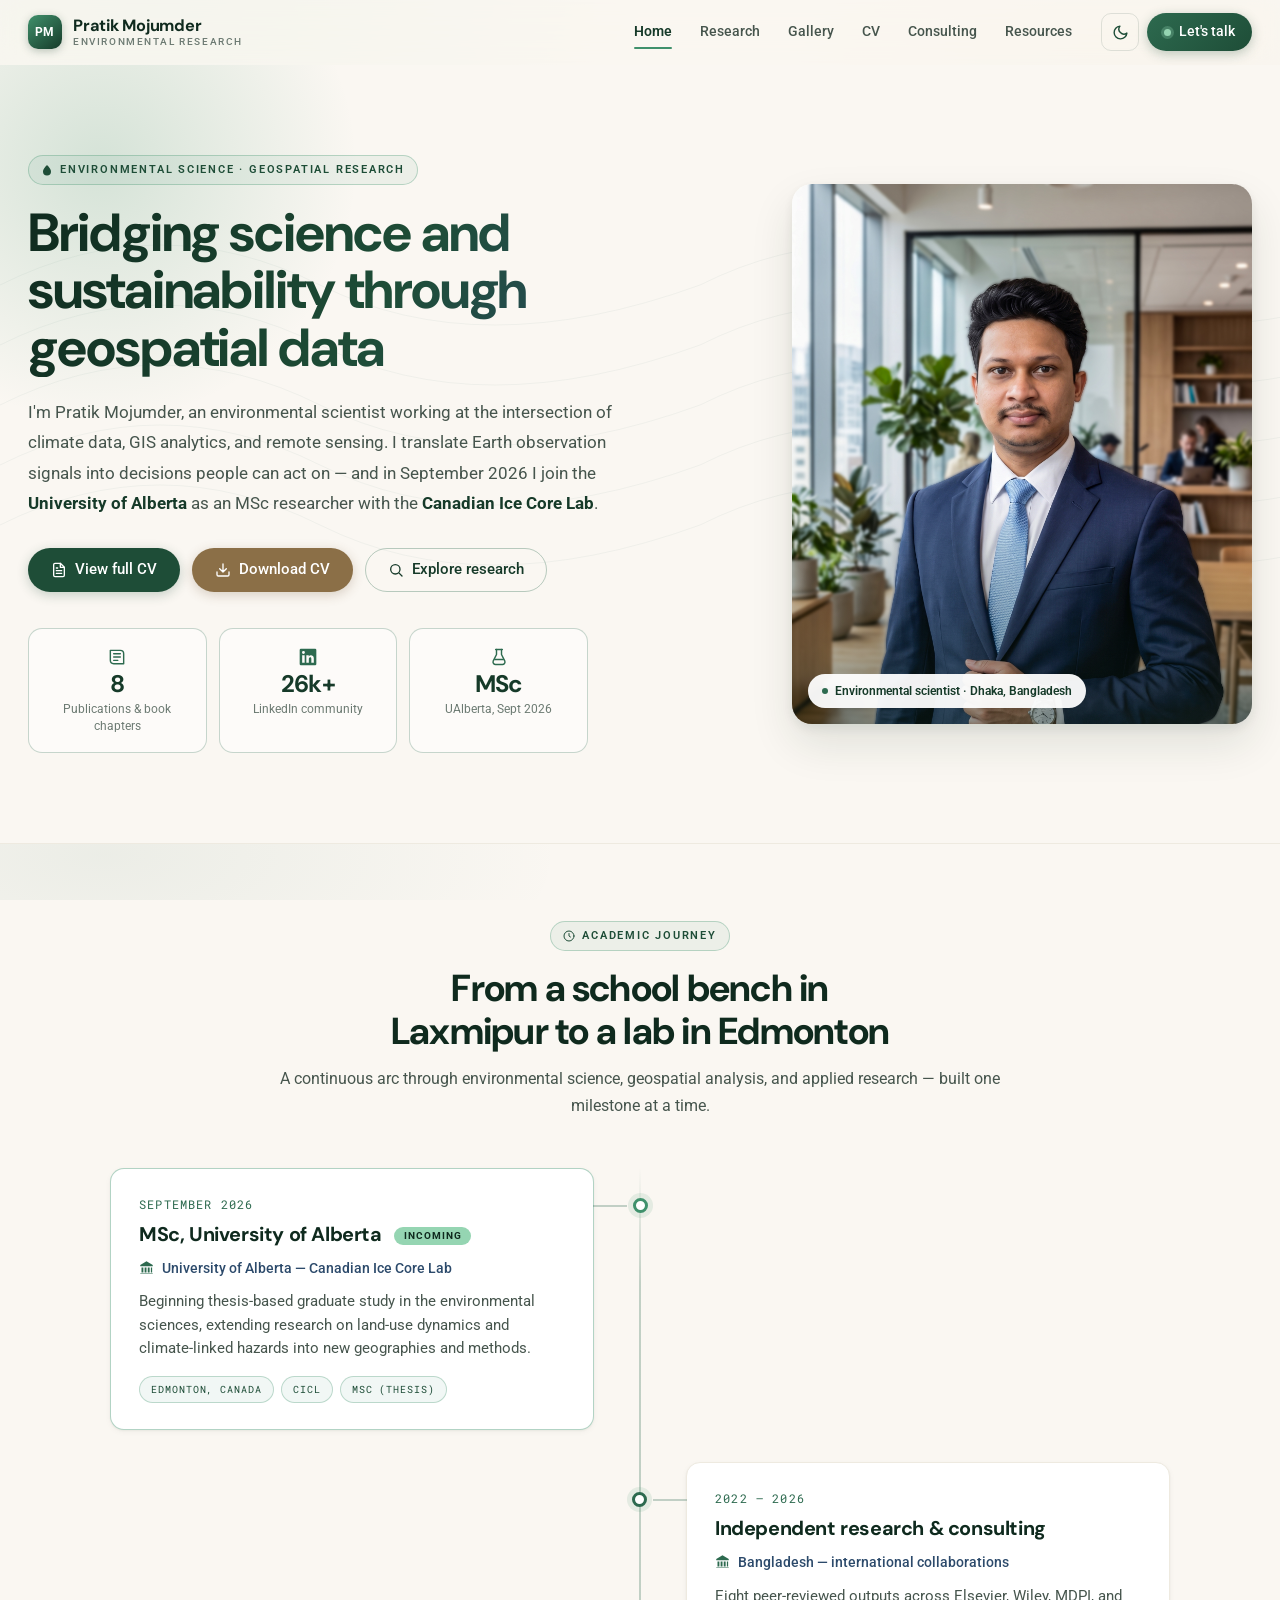
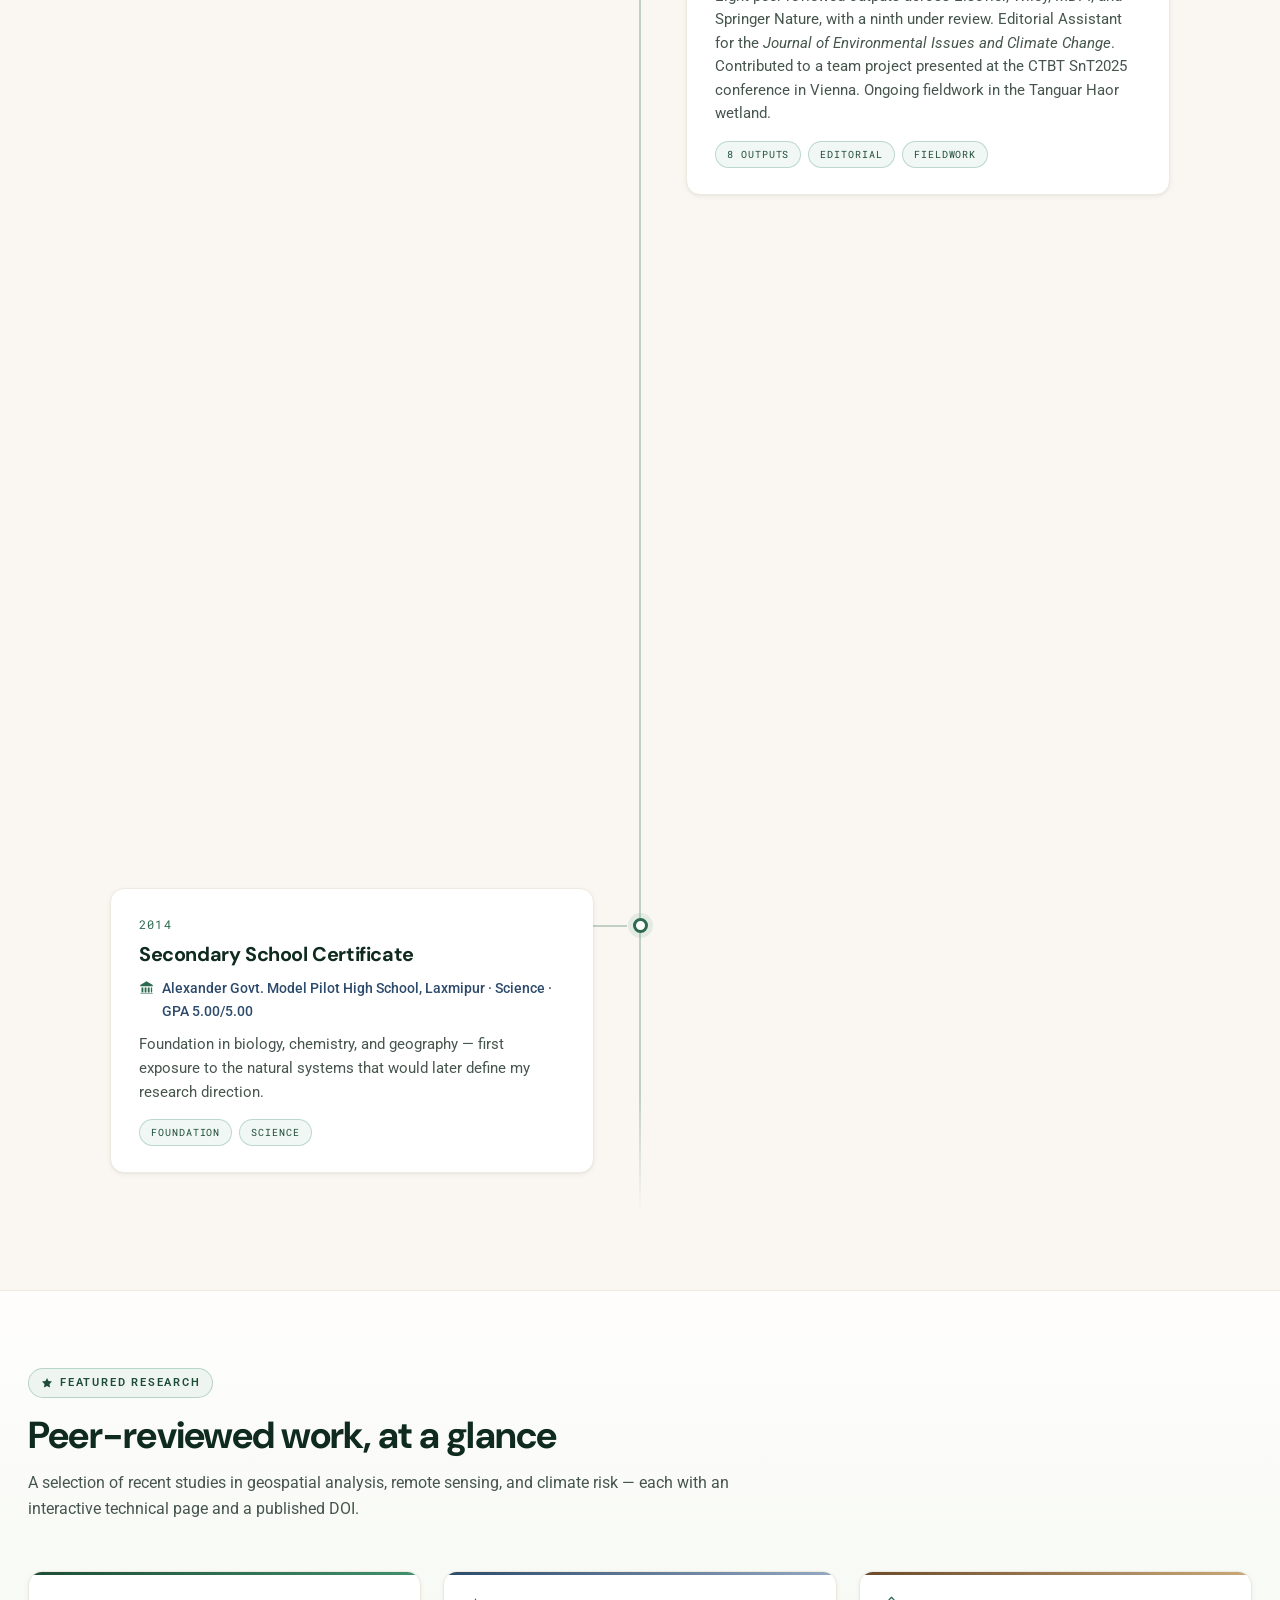
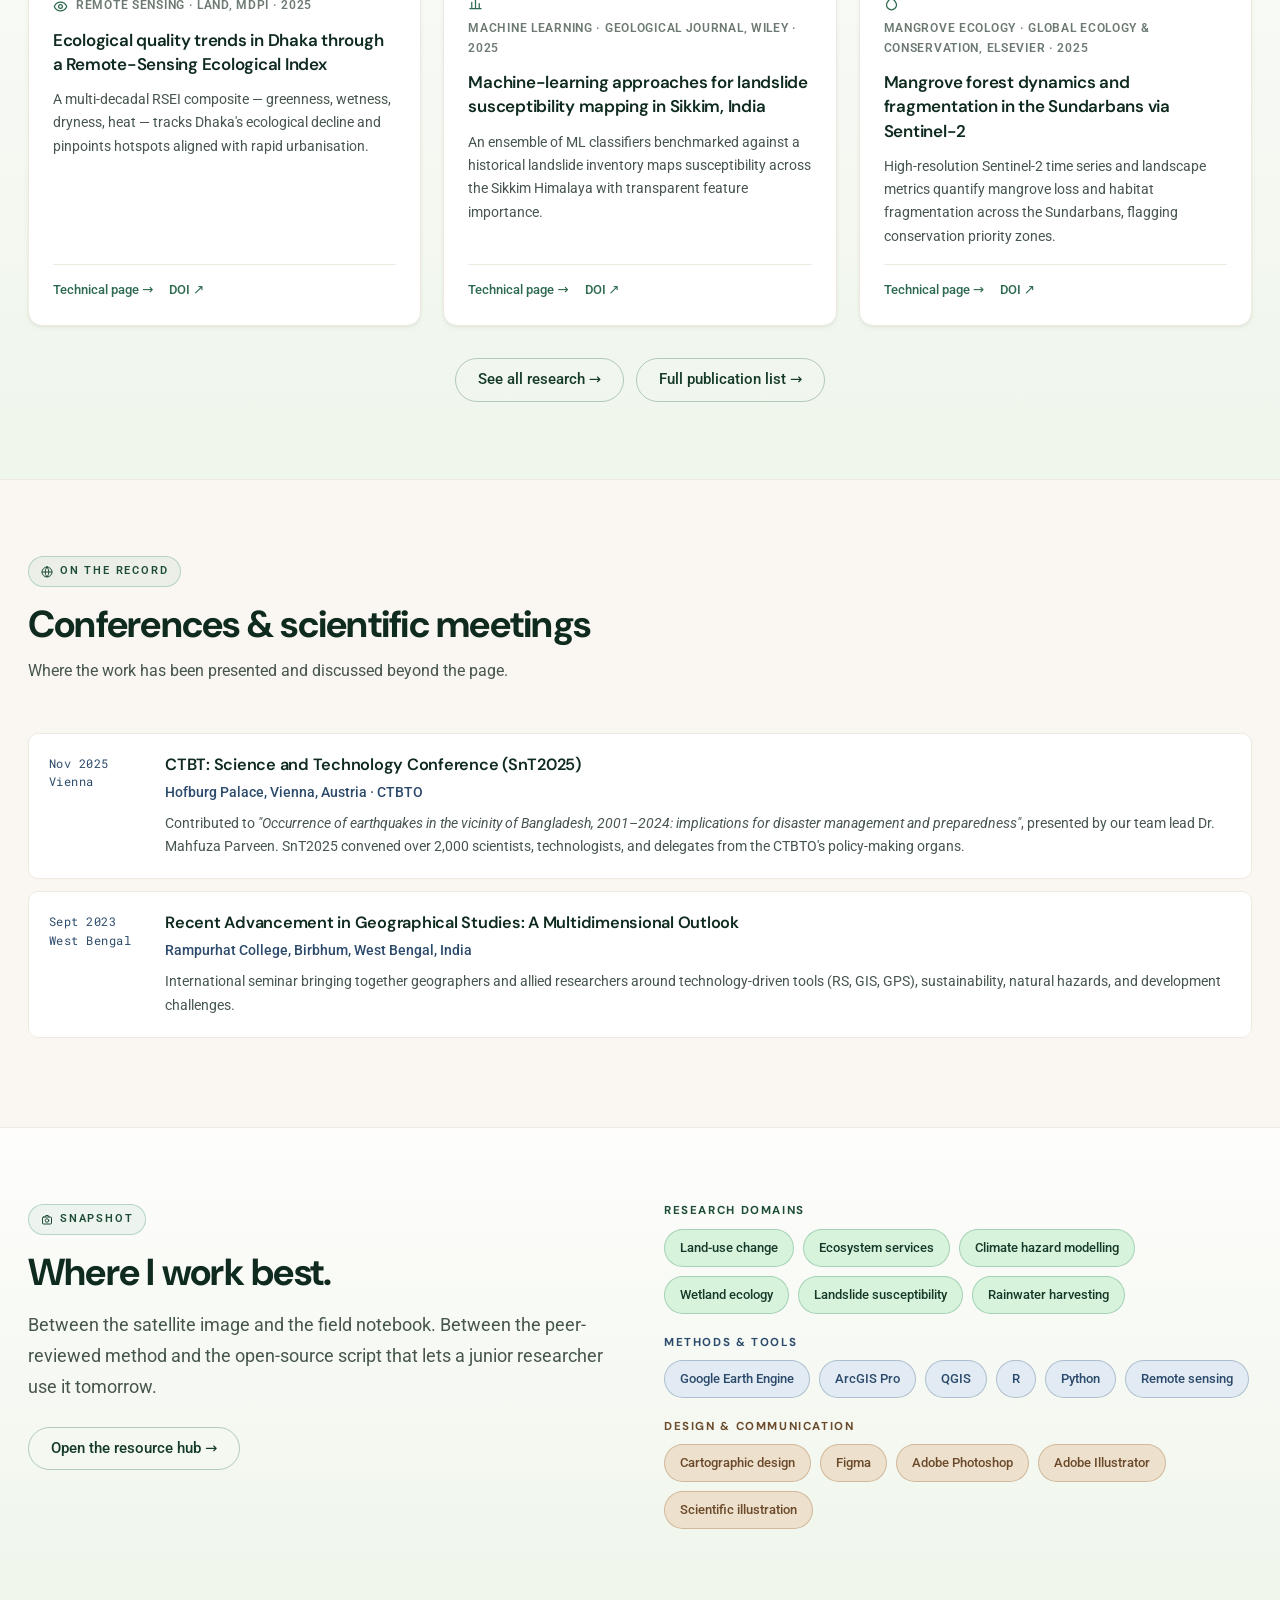
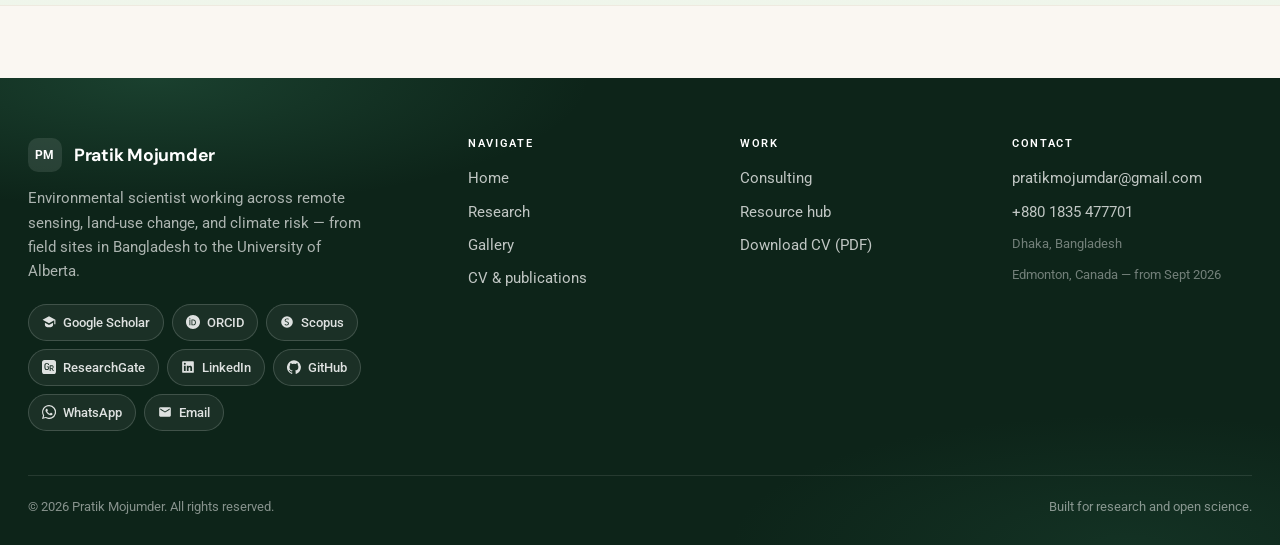
<file: index.previous.html>
<!DOCTYPE html>
<html lang="en">
<head>
  <meta charset="UTF-8">
  <meta name="viewport" content="width=device-width, initial-scale=1.0">
  <title>Pratik Mojumder - Environmental Science Researcher</title>
  <meta name="description" content="Environmental science researcher specialising in geospatial modelling, land-use change, and climate risk. Incoming MSc, University of Alberta (Sept 2026).">
  <link rel="icon" type="image/svg+xml" href="assets/img/favicon.svg">
  <link rel="preconnect" href="https://fonts.googleapis.com">
  <link rel="preconnect" href="https://fonts.gstatic.com" crossorigin>
  <link href="https://fonts.googleapis.com/css2?family=DM+Sans:wght@500;600;700&family=Roboto:wght@300;400;500;700&family=Roboto+Mono:wght@400;500&display=swap" rel="stylesheet">
  <script>(function(){try{var t=localStorage.getItem("theme");if(!t){t=window.matchMedia&&window.matchMedia("(prefers-color-scheme: dark)").matches?"dark":"light";}if(t==="dark")document.documentElement.setAttribute("data-theme","dark");}catch(e){}})();</script>
  <link rel="stylesheet" href="assets/css/main.css?v=20260811">
  <link rel="stylesheet" href="assets/css/chrome.css?v=20260811">
</head>
<body>
<script src="assets/js/chrome.js?v=20260811" data-page="home"></script>

<!-- ========================= HERO ========================= -->
<section class="hero">
  <div class="container">
    <div class="hero-inner">
      <span class="eyebrow"><svg viewBox="0 0 24 24" fill="currentColor"><path d="M12 2C7 7 4 11 4 15a8 8 0 0016 0c0-4-3-8-8-13z"/></svg><span>Environmental Science · Geospatial Research</span></span>
      <h1>Bridging science and sustainability through geospatial data</h1>
      <p class="lead">
        I'm Pratik Mojumder, an environmental scientist working at the intersection of climate data, GIS analytics, and remote sensing. I translate Earth observation signals into decisions people can act on &mdash; and in September&nbsp;2026 I join the <strong>University&nbsp;of&nbsp;Alberta</strong> as an MSc researcher with the <strong>Canadian&nbsp;Ice&nbsp;Core&nbsp;Lab</strong>.
      </p>
      <div class="hero-actions">
        <a class="btn btn-primary" href="cv.html">
          <svg viewBox="0 0 24 24" fill="none" stroke="currentColor" stroke-width="2" stroke-linecap="round" stroke-linejoin="round"><path d="M14 2H6a2 2 0 00-2 2v16a2 2 0 002 2h12a2 2 0 002-2V8z"/><path d="M14 2v6h6M16 13H8M16 17H8M10 9H8"/></svg>
          View full CV
        </a>
        <a class="btn btn-earth" href="downloads/Pratik_Mojumder_CV.pdf" download>
          <svg viewBox="0 0 24 24" fill="none" stroke="currentColor" stroke-width="2" stroke-linecap="round" stroke-linejoin="round"><path d="M21 15v4a2 2 0 01-2 2H5a2 2 0 01-2-2v-4M7 10l5 5 5-5M12 15V3"/></svg>
          Download CV
        </a>
        <a class="btn btn-ghost" href="research.html">
          <svg viewBox="0 0 24 24" fill="none" stroke="currentColor" stroke-width="2" stroke-linecap="round" stroke-linejoin="round"><circle cx="11" cy="11" r="7"/><path d="M21 21l-4.35-4.35"/></svg>
          Explore research
        </a>
      </div>
      <div class="hero-meta">
        <div>
          <svg class="m-icon" viewBox="0 0 24 24" fill="none" stroke="currentColor" stroke-width="1.7" stroke-linecap="round" stroke-linejoin="round"><path d="M4 4h12a4 4 0 014 4v12H8a4 4 0 01-4-4V4z"/><path d="M8 8h8M8 12h8M8 16h5"/></svg>
          <strong>8</strong><span>Publications &amp; book chapters</span>
        </div>
        <div>
          <svg class="m-icon" viewBox="0 0 24 24" fill="currentColor"><path d="M20.5 2h-17A1.5 1.5 0 002 3.5v17A1.5 1.5 0 003.5 22h17a1.5 1.5 0 001.5-1.5v-17A1.5 1.5 0 0020.5 2zM8 19H5v-9h3zM6.5 8.25A1.75 1.75 0 118.3 6.5a1.78 1.78 0 01-1.8 1.75zM19 19h-3v-4.74c0-1.42-.6-1.93-1.38-1.93A1.74 1.74 0 0013 14.19V19h-3v-9h2.9v1.3a3.11 3.11 0 012.7-1.4c1.55 0 3.36.86 3.36 3.66z"/></svg>
          <strong>26k+</strong><span>LinkedIn community</span>
        </div>
        <div>
          <svg class="m-icon" viewBox="0 0 24 24" fill="none" stroke="currentColor" stroke-width="1.7" stroke-linecap="round" stroke-linejoin="round"><path d="M9 3v6l-4 8a3 3 0 003 4h8a3 3 0 003-4l-4-8V3"/><path d="M8 3h8"/><path d="M7 15h10"/></svg>
          <strong>MSc</strong><span>UAlberta, Sept 2026</span>
        </div>
      </div>
    </div>

    <div class="hero-visual">
      <img src="assets/img/hero.jpg" alt="Portrait of Pratik Mojumder" width="880" height="1100">
      <span class="visual-tag">Environmental scientist · Dhaka, Bangladesh</span>
    </div>
  </div>
</section>

<!-- ========================= ACADEMIC TIMELINE ========================= -->
<section class="section">
  <div class="container">
    <div class="section-head center">
      <span class="eyebrow"><svg viewBox="0 0 24 24" fill="none" stroke="currentColor" stroke-width="2" stroke-linecap="round" stroke-linejoin="round"><circle cx="12" cy="12" r="10"/><path d="M12 7v5l3 2"/></svg><span>Academic Journey</span></span>
      <h2>From a school bench in Laxmipur to a lab in Edmonton</h2>
      <p>A continuous arc through environmental science, geospatial analysis, and applied research &mdash; built one milestone at a time.</p>
    </div>

    <div class="timeline">
      <div class="tl-item upcoming">
        <div class="tl-year">SEPTEMBER 2026</div>
        <div class="tl-title">MSc, University of Alberta <span class="tl-badge">Incoming</span></div>
        <div class="tl-institution">
          <svg viewBox="0 0 24 24" fill="currentColor" aria-hidden="true"><path d="M12 2L2 8v2h20V8L12 2zm-8 10v8h3v-8H4zm5 0v8h3v-8H9zm5 0v8h3v-8h-3zm5 0v8h2v-8h-2zM2 21v1h20v-1H2z"/></svg>
          University of Alberta &mdash; Canadian Ice Core Lab
        </div>
        <p class="tl-body">Beginning thesis-based graduate study in the environmental sciences, extending research on land-use dynamics and climate-linked hazards into new geographies and methods.</p>
        <div class="tl-tags">
          <span class="tl-tag">Edmonton, Canada</span>
          <span class="tl-tag">CICL</span>
          <span class="tl-tag">MSc (Thesis)</span>
        </div>
      </div>

      <div class="tl-item">
        <div class="tl-year">2022 &mdash; 2026</div>
        <div class="tl-title">Independent research &amp; consulting</div>
        <div class="tl-institution">
          <svg viewBox="0 0 24 24" fill="currentColor" aria-hidden="true"><path d="M12 2L2 8v2h20V8L12 2zm-8 10v8h3v-8H4zm5 0v8h3v-8H9zm5 0v8h3v-8h-3zm5 0v8h2v-8h-2zM2 21v1h20v-1H2z"/></svg>
          Bangladesh &mdash; international collaborations
        </div>
        <p class="tl-body">Eight peer-reviewed outputs across Elsevier, Wiley, MDPI, and Springer Nature, with a ninth under review. Editorial Assistant for the <em>Journal of Environmental Issues and Climate Change</em>. Contributed to a team project presented at the CTBT SnT2025 conference in Vienna. Ongoing fieldwork in the Tanguar Haor wetland.</p>
        <div class="tl-tags">
          <span class="tl-tag">8 outputs</span>
          <span class="tl-tag">Editorial</span>
          <span class="tl-tag">Fieldwork</span>
        </div>
      </div>

      <div class="tl-item">
        <div class="tl-year">2018 &mdash; 2025</div>
        <div class="tl-title">BSc in Environmental Science &amp; Disaster Management</div>
        <div class="tl-institution">
          <svg viewBox="0 0 24 24" fill="currentColor" aria-hidden="true"><path d="M12 2L2 8v2h20V8L12 2zm-8 10v8h3v-8H4zm5 0v8h3v-8H9zm5 0v8h3v-8h-3zm5 0v8h2v-8h-2zM2 21v1h20v-1H2z"/></svg>
          Daffodil International University &mdash; 38 credits transferred from Noakhali Science &amp; Technology University
        </div>
        <p class="tl-body">Graduated with a CGPA of 3.93/4.00. Undergraduate thesis on forest fragmentation and soil erosion impacts on ecosystem service values in the Chittagong Hill Tracts. First peer-reviewed publications followed, alongside training in remote sensing, hydrology, and disaster risk modelling.</p>
        <div class="tl-tags">
          <span class="tl-tag">CGPA 3.93</span>
          <span class="tl-tag">Thesis</span>
          <span class="tl-tag">First papers</span>
        </div>
      </div>

      <div class="tl-item">
        <div class="tl-year">2016</div>
        <div class="tl-title">Higher Secondary Certificate</div>
        <div class="tl-institution">
          <svg viewBox="0 0 24 24" fill="currentColor" aria-hidden="true"><path d="M12 2L2 8v2h20V8L12 2zm-8 10v8h3v-8H4zm5 0v8h3v-8H9zm5 0v8h3v-8h-3zm5 0v8h2v-8h-2zM2 21v1h20v-1H2z"/></svg>
          Noakhali Government College &middot; Science &middot; GPA 4.75/5.00
        </div>
        <p class="tl-body">Deepened work in environmental chemistry and quantitative reasoning. Started informal GIS exploration.</p>
        <div class="tl-tags">
          <span class="tl-tag">Science</span>
          <span class="tl-tag">Early GIS</span>
        </div>
      </div>

      <div class="tl-item">
        <div class="tl-year">2014</div>
        <div class="tl-title">Secondary School Certificate</div>
        <div class="tl-institution">
          <svg viewBox="0 0 24 24" fill="currentColor" aria-hidden="true"><path d="M12 2L2 8v2h20V8L12 2zm-8 10v8h3v-8H4zm5 0v8h3v-8H9zm5 0v8h3v-8h-3zm5 0v8h2v-8h-2zM2 21v1h20v-1H2z"/></svg>
          Alexander Govt. Model Pilot High School, Laxmipur &middot; Science &middot; GPA 5.00/5.00
        </div>
        <p class="tl-body">Foundation in biology, chemistry, and geography &mdash; first exposure to the natural systems that would later define my research direction.</p>
        <div class="tl-tags">
          <span class="tl-tag">Foundation</span>
          <span class="tl-tag">Science</span>
        </div>
      </div>
    </div>
  </div>
</section>

<!-- ========================= FEATURED RESEARCH ========================= -->
<section class="section section-alt">
  <div class="container">
    <div class="section-head">
      <span class="eyebrow"><svg viewBox="0 0 24 24" fill="currentColor"><path d="M12 2l3 6 7 1-5 5 1 7-6-3-6 3 1-7-5-5 7-1z"/></svg><span>Featured Research</span></span>
      <h2>Peer-reviewed work, at a glance</h2>
      <p>A selection of recent studies in geospatial analysis, remote sensing, and climate risk &mdash; each with an interactive technical page and a published DOI.</p>
    </div>

    <div class="grid grid-3">
      <article class="card a-forest is-accented">
        <div class="card-body">
          <div class="card-eyebrow">
            <svg viewBox="0 0 24 24" fill="none" stroke="currentColor" stroke-width="2" stroke-linecap="round" stroke-linejoin="round"><path d="M2 12s3-7 10-7 10 7 10 7-3 7-10 7-10-7-10-7z"/><circle cx="12" cy="12" r="3"/></svg>
            <span>Remote sensing · Land, MDPI · 2025</span>
          </div>
          <h3 class="card-title">Ecological quality trends in Dhaka through a Remote-Sensing Ecological Index</h3>
          <p class="card-text">A multi-decadal RSEI composite &mdash; greenness, wetness, dryness, heat &mdash; tracks Dhaka's ecological decline and pinpoints hotspots aligned with rapid urbanisation.</p>
          <div class="card-foot">
            <a href="Published Research Projects/Dhaka_RSEI_Research/index.html">Technical page →</a>
            <a href="https://doi.org/10.3390/land14061258" target="_blank" rel="noopener">DOI ↗</a>
          </div>
        </div>
      </article>

      <article class="card a-slate is-accented">
        <div class="card-body">
          <div class="card-eyebrow">
            <svg viewBox="0 0 24 24" fill="none" stroke="currentColor" stroke-width="2" stroke-linecap="round" stroke-linejoin="round"><path d="M3 20h18M6 20V10M12 20V5M18 20v-8"/></svg>
            <span>Machine learning · Geological Journal, Wiley · 2025</span>
          </div>
          <h3 class="card-title">Machine-learning approaches for landslide susceptibility mapping in Sikkim, India</h3>
          <p class="card-text">An ensemble of ML classifiers benchmarked against a historical landslide inventory maps susceptibility across the Sikkim Himalaya with transparent feature importance.</p>
          <div class="card-foot">
            <a href="Published Research Projects/Sikkim_Landslide_Research/index.html">Technical page →</a>
            <a href="https://doi.org/10.1002/gj.5198" target="_blank" rel="noopener">DOI ↗</a>
          </div>
        </div>
      </article>

      <article class="card a-earth is-accented">
        <div class="card-body">
          <div class="card-eyebrow">
            <svg viewBox="0 0 24 24" fill="none" stroke="currentColor" stroke-width="2" stroke-linecap="round" stroke-linejoin="round"><path d="M12 2c-4 4-8 8-8 12a8 8 0 0016 0c0-4-4-8-8-12z"/></svg>
            <span>Mangrove ecology · Global Ecology &amp; Conservation, Elsevier · 2025</span>
          </div>
          <h3 class="card-title">Mangrove forest dynamics and fragmentation in the Sundarbans via Sentinel-2</h3>
          <p class="card-text">High-resolution Sentinel-2 time series and landscape metrics quantify mangrove loss and habitat fragmentation across the Sundarbans, flagging conservation priority zones.</p>
          <div class="card-foot">
            <a href="Published Research Projects/Sundarban_Mangrove_Research/index.html">Technical page →</a>
            <a href="https://doi.org/10.1016/j.gecco.2025.e03493" target="_blank" rel="noopener">DOI ↗</a>
          </div>
        </div>
      </article>
    </div>

    <div class="btn-row center mt-32">
      <a class="btn btn-ghost" href="research.html">See all research →</a>
      <a class="btn btn-ghost" href="cv.html#publications">Full publication list →</a>
    </div>
  </div>
</section>

<!-- ========================= CONFERENCES ========================= -->
<section class="section">
  <div class="container">
    <div class="section-head">
      <span class="eyebrow"><svg viewBox="0 0 24 24" fill="none" stroke="currentColor" stroke-width="2" stroke-linecap="round" stroke-linejoin="round"><path d="M12 2a10 10 0 100 20 10 10 0 000-20z"/><path d="M2 12h20M12 2a15 15 0 010 20 15 15 0 010-20z"/></svg><span>On the Record</span></span>
      <h2>Conferences &amp; scientific meetings</h2>
      <p>Where the work has been presented and discussed beyond the page.</p>
    </div>

    <div class="conf">
      <div class="conf-when">Nov 2025<br>Vienna</div>
      <div>
        <div class="conf-title">CTBT: Science and Technology Conference (SnT2025)</div>
        <div class="conf-where">Hofburg Palace, Vienna, Austria · CTBTO</div>
        <p>Contributed to <em>"Occurrence of earthquakes in the vicinity of Bangladesh, 2001&ndash;2024: implications for disaster management and preparedness"</em>, presented by our team lead Dr. Mahfuza Parveen. SnT2025 convened over 2,000 scientists, technologists, and delegates from the CTBTO's policy-making organs.</p>
      </div>
    </div>

    <div class="conf">
      <div class="conf-when">Sept 2023<br>West Bengal</div>
      <div>
        <div class="conf-title">Recent Advancement in Geographical Studies: A Multidimensional Outlook</div>
        <div class="conf-where">Rampurhat College, Birbhum, West Bengal, India</div>
        <p>International seminar bringing together geographers and allied researchers around technology-driven tools (RS, GIS, GPS), sustainability, natural hazards, and development challenges.</p>
      </div>
    </div>
  </div>
</section>

<!-- ========================= SKILLS SNAPSHOT ========================= -->
<section class="section section-alt">
  <div class="container">
    <div class="grid grid-2" style="align-items: start; gap: 48px;">
      <div>
        <span class="eyebrow"><svg viewBox="0 0 24 24" fill="none" stroke="currentColor" stroke-width="2" stroke-linecap="round" stroke-linejoin="round"><rect x="3" y="6" width="18" height="14" rx="2"/><circle cx="12" cy="13" r="3.5"/><path d="M8 6l1.5-3h5L16 6"/></svg><span>Snapshot</span></span>
        <h2 class="mt-16">Where I work best.</h2>
        <p class="lead mt-16">Between the satellite image and the field notebook. Between the peer-reviewed method and the open-source script that lets a junior researcher use it tomorrow.</p>
        <div class="btn-row mt-24">
          <a class="btn btn-ghost" href="resources.html">Open the resource hub →</a>
        </div>
      </div>
      <div>
        <div class="skills-block forest">
          <h4>Research domains</h4>
          <div class="skills-row">
            <span class="pill forest">Land-use change</span>
            <span class="pill forest">Ecosystem services</span>
            <span class="pill forest">Climate hazard modelling</span>
            <span class="pill forest">Wetland ecology</span>
            <span class="pill forest">Landslide susceptibility</span>
            <span class="pill forest">Rainwater harvesting</span>
          </div>
        </div>
        <div class="skills-block slate">
          <h4>Methods &amp; tools</h4>
          <div class="skills-row">
            <span class="pill slate">Google Earth Engine</span>
            <span class="pill slate">ArcGIS Pro</span>
            <span class="pill slate">QGIS</span>
            <span class="pill slate">R</span>
            <span class="pill slate">Python</span>
            <span class="pill slate">Remote sensing</span>
          </div>
        </div>
        <div class="skills-block earth">
          <h4>Design &amp; communication</h4>
          <div class="skills-row">
            <span class="pill earth">Cartographic design</span>
            <span class="pill earth">Figma</span>
            <span class="pill earth">Adobe Photoshop</span>
            <span class="pill earth">Adobe Illustrator</span>
            <span class="pill earth">Scientific illustration</span>
          </div>
        </div>
      </div>
    </div>
  </div>
</section>

<script src="assets/js/main.js?v=20260811" defer></script>
</body>
</html>
</file>
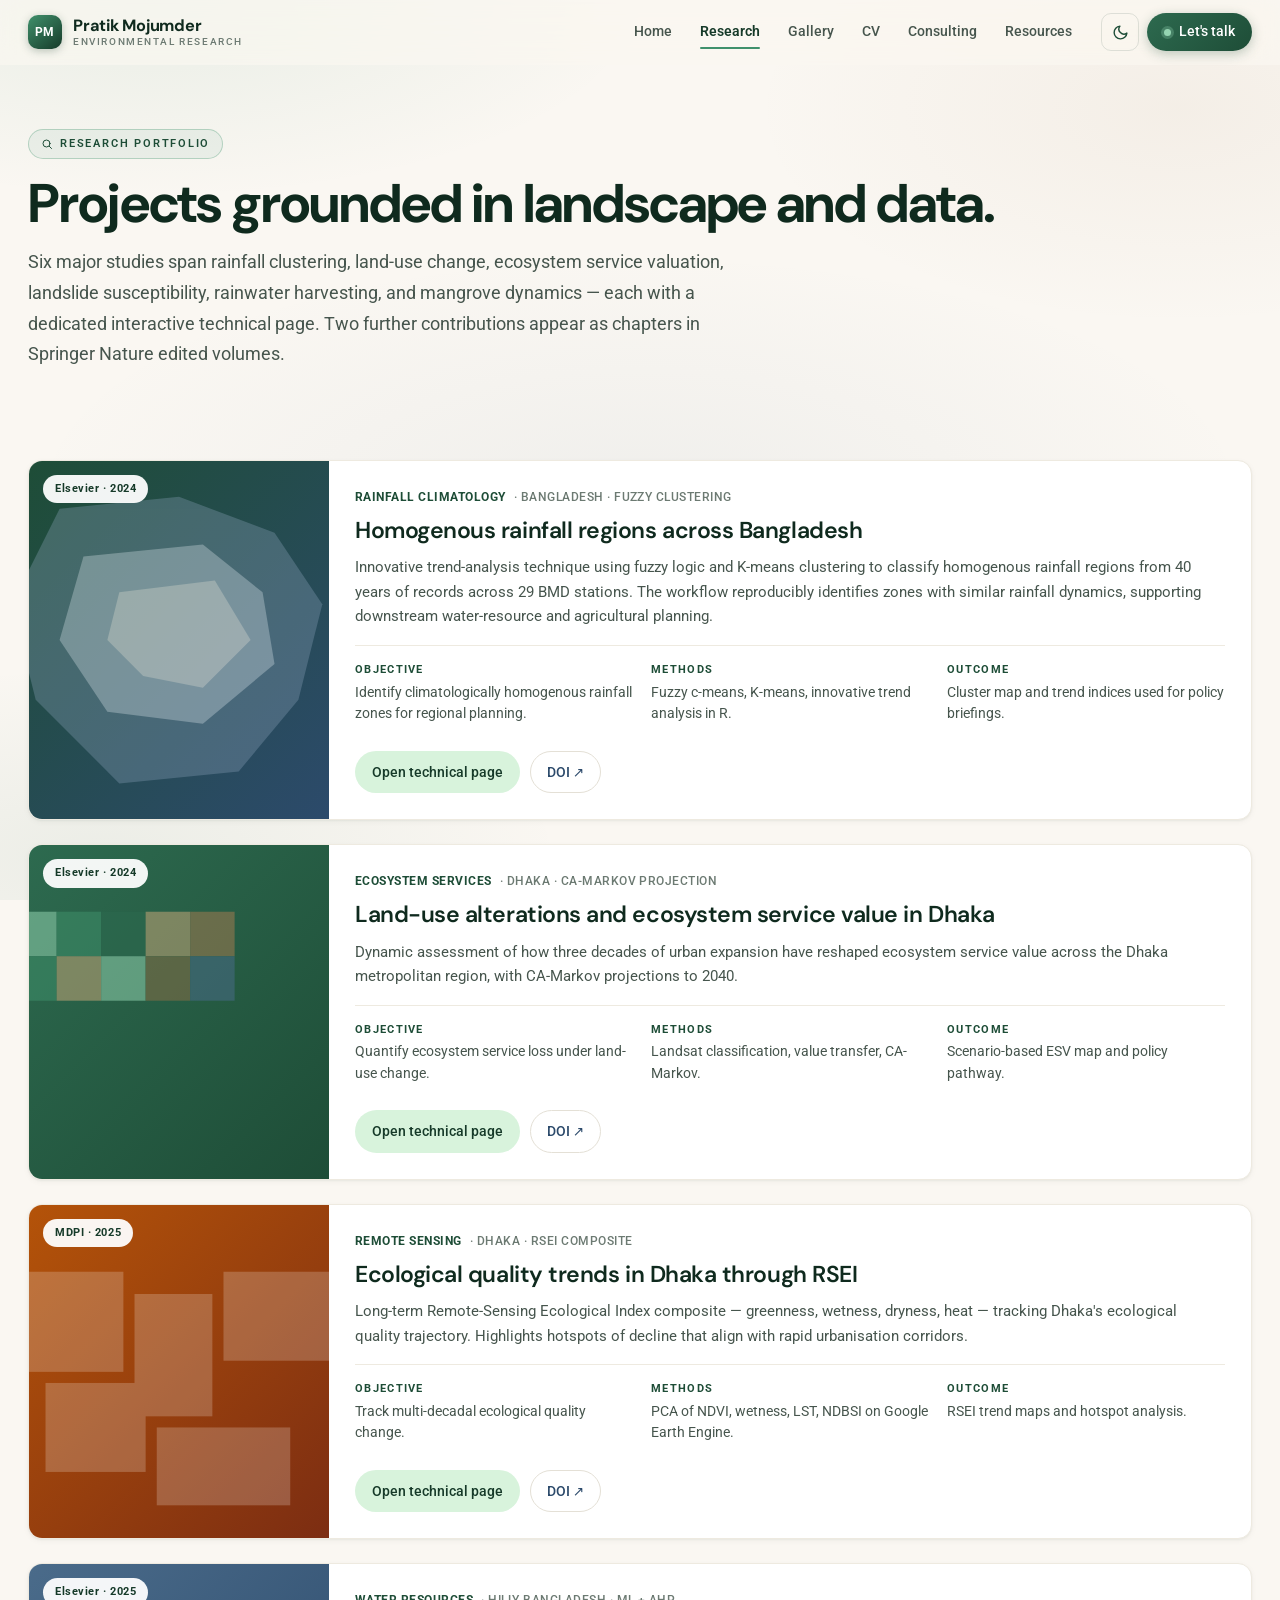
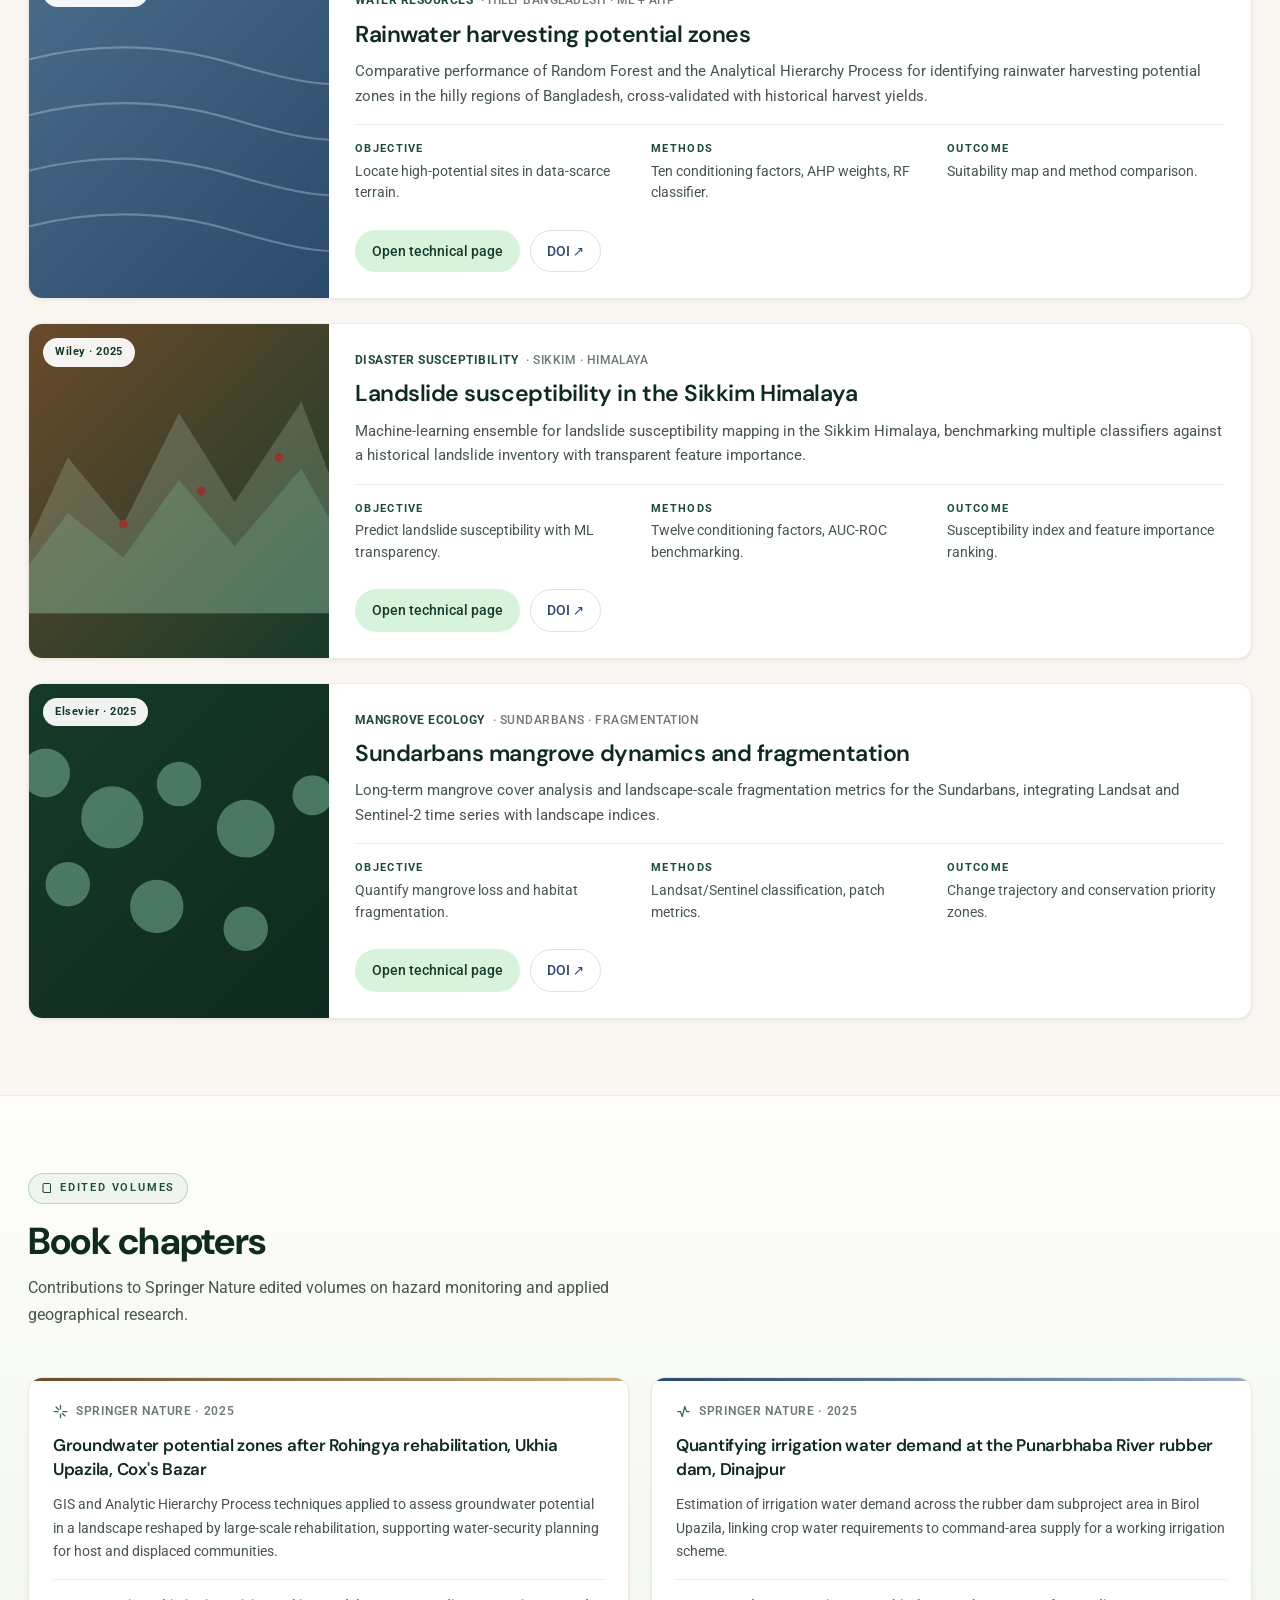
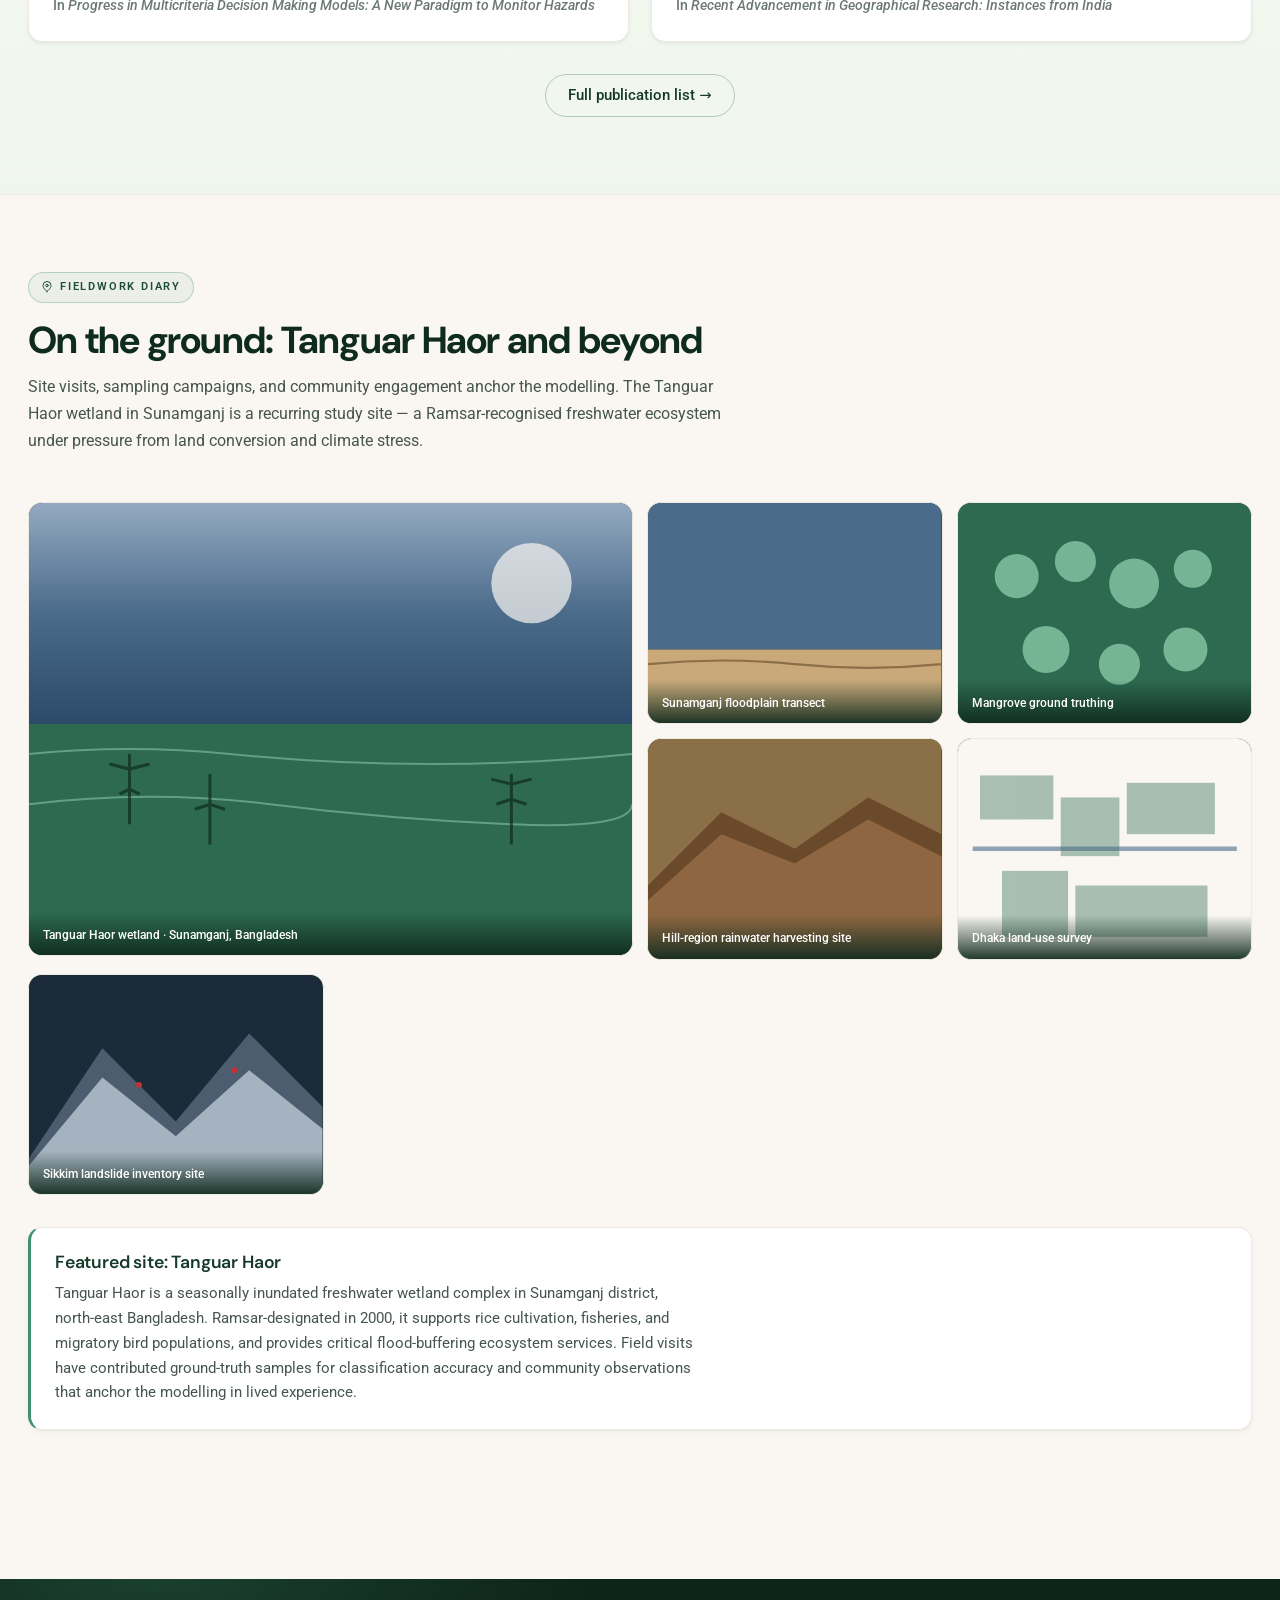
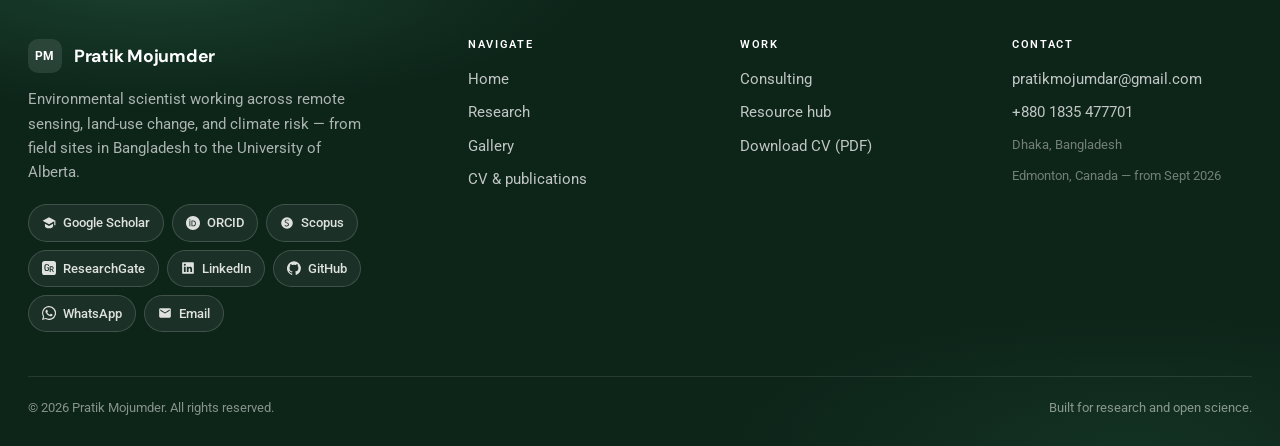
<file: research.html>
<!DOCTYPE html>
<html lang="en">
<head>
  <meta charset="UTF-8">
  <meta name="viewport" content="width=device-width, initial-scale=1.0">
  <title>Research &amp; Fieldwork - Pratik Mojumder</title>
  <meta name="description" content="Major research projects and fieldwork sites including Tanguar Haor wetland, Sunamganj.">
  <link rel="icon" type="image/svg+xml" href="assets/img/favicon.svg">
  <link rel="preconnect" href="https://fonts.googleapis.com">
  <link rel="preconnect" href="https://fonts.gstatic.com" crossorigin>
  <link href="https://fonts.googleapis.com/css2?family=DM+Sans:wght@500;600;700&family=Roboto:wght@300;400;500;700&family=Roboto+Mono:wght@400;500&display=swap" rel="stylesheet">
  <script>(function(){try{var t=localStorage.getItem("theme");if(!t){t=window.matchMedia&&window.matchMedia("(prefers-color-scheme: dark)").matches?"dark":"light";}if(t==="dark")document.documentElement.setAttribute("data-theme","dark");}catch(e){}})();</script>
  <link rel="stylesheet" href="assets/css/main.css?v=20260823b">
  <link rel="stylesheet" href="assets/css/chrome.css?v=20260823b">
</head>
<body>
<script src="assets/js/chrome.js?v=20260823b" data-page="research"></script>

<!-- Page header -->
<section class="page-intro">
  <div class="container">
    <span class="eyebrow"><svg viewBox="0 0 24 24" fill="none" stroke="currentColor" stroke-width="2" stroke-linecap="round" stroke-linejoin="round"><circle cx="11" cy="11" r="7"/><path d="M21 21l-4.35-4.35"/></svg><span>Research Portfolio</span></span>
    <h1>Projects grounded in landscape and data.</h1>
    <p class="lead">
      Six major studies span rainfall clustering, land-use change, ecosystem service valuation, landslide susceptibility, rainwater harvesting, and mangrove dynamics &mdash; each with a dedicated interactive technical page. Two further contributions appear as chapters in Springer Nature edited volumes.
    </p>
  </div>
</section>

<!-- Projects -->
<section class="section">
  <div class="container" style="display: flex; flex-direction: column; gap: 24px;">

    <!-- Project 1: Bangladesh Rainfall -->
    <article class="project-card">
      <div class="project-visual">
        <span class="project-tag">Elsevier · 2024</span>
        <svg viewBox="0 0 400 300" xmlns="http://www.w3.org/2000/svg" preserveAspectRatio="xMidYMid slice">
          <path d="M100 40 L200 30 L280 60 L320 120 L300 200 L250 260 L150 270 L80 200 L60 120 Z" fill="#94a9c1" opacity="0.5"/>
          <path d="M120 80 L220 70 L270 110 L280 170 L220 220 L140 210 L100 150 Z" fill="#e2ebf3" opacity="0.6"/>
          <path d="M150 110 L230 100 L260 150 L220 190 L170 180 L140 150 Z" fill="#faf7f2" opacity="0.7"/>
        </svg>
      </div>
      <div class="project-body">
        <div class="project-meta"><strong>Rainfall climatology</strong> · Bangladesh · Fuzzy clustering</div>
        <h3>Homogenous rainfall regions across Bangladesh</h3>
        <p>Innovative trend-analysis technique using fuzzy logic and K-means clustering to classify homogenous rainfall regions from 40 years of records across 29 BMD stations. The workflow reproducibly identifies zones with similar rainfall dynamics, supporting downstream water-resource and agricultural planning.</p>
        <div class="details">
          <div><h5>Objective</h5><p>Identify climatologically homogenous rainfall zones for regional planning.</p></div>
          <div><h5>Methods</h5><p>Fuzzy c-means, K-means, innovative trend analysis in R.</p></div>
          <div><h5>Outcome</h5><p>Cluster map and trend indices used for policy briefings.</p></div>
        </div>
        <div class="project-actions">
          <a class="link-btn" href="Published Research Projects/Bangladesh_Rainfall_Research/index.html">Open technical page</a>
          <a class="link-btn outline" href="https://doi.org/10.1016/j.qsa.2024.100227" target="_blank" rel="noopener">DOI ↗</a>
        </div>
      </div>
    </article>

    <!-- Project 2: Dhaka Ecosystem -->
    <article class="project-card">
      <div class="project-visual" style="background: linear-gradient(135deg, #2d6a4f, #1e4d37);">
        <span class="project-tag">Elsevier · 2024</span>
        <svg viewBox="0 0 400 300" xmlns="http://www.w3.org/2000/svg" preserveAspectRatio="xMidYMid slice">
          <g opacity="0.85">
            <rect x="50" y="60" width="40" height="40" fill="#95d5b2"/>
            <rect x="90" y="60" width="40" height="40" fill="#40916c"/>
            <rect x="130" y="60" width="40" height="40" fill="#2d6a4f"/>
            <rect x="170" y="60" width="40" height="40" fill="#c9a97a"/>
            <rect x="210" y="60" width="40" height="40" fill="#a67c52"/>
            <rect x="50" y="100" width="40" height="40" fill="#40916c"/>
            <rect x="90" y="100" width="40" height="40" fill="#c9a97a"/>
            <rect x="130" y="100" width="40" height="40" fill="#95d5b2"/>
            <rect x="170" y="100" width="40" height="40" fill="#8b6f47"/>
            <rect x="210" y="100" width="40" height="40" fill="#4a6b8a"/>
          </g>
        </svg>
      </div>
      <div class="project-body">
        <div class="project-meta"><strong>Ecosystem services</strong> · Dhaka · CA-Markov projection</div>
        <h3>Land-use alterations and ecosystem service value in Dhaka</h3>
        <p>Dynamic assessment of how three decades of urban expansion have reshaped ecosystem service value across the Dhaka metropolitan region, with CA-Markov projections to 2040.</p>
        <div class="details">
          <div><h5>Objective</h5><p>Quantify ecosystem service loss under land-use change.</p></div>
          <div><h5>Methods</h5><p>Landsat classification, value transfer, CA-Markov.</p></div>
          <div><h5>Outcome</h5><p>Scenario-based ESV map and policy pathway.</p></div>
        </div>
        <div class="project-actions">
          <a class="link-btn" href="Published Research Projects/Dhaka_Ecosystemservice_Research/index.html">Open technical page</a>
          <a class="link-btn outline" href="https://doi.org/10.1016/j.indic.2023.100319" target="_blank" rel="noopener">DOI ↗</a>
        </div>
      </div>
    </article>

    <!-- Project 3: Dhaka RSEI -->
    <article class="project-card">
      <div class="project-visual" style="background: linear-gradient(135deg, #b45309, #7c2d12);">
        <span class="project-tag">MDPI · 2025</span>
        <svg viewBox="0 0 400 300" xmlns="http://www.w3.org/2000/svg" preserveAspectRatio="xMidYMid slice">
          <g fill="#faf7f2" opacity="0.35">
            <rect x="60" y="60" width="90" height="90"/>
            <rect x="160" y="80" width="70" height="110"/>
            <rect x="240" y="60" width="100" height="80"/>
            <rect x="80" y="160" width="90" height="80"/>
            <rect x="180" y="200" width="120" height="70"/>
          </g>
        </svg>
      </div>
      <div class="project-body">
        <div class="project-meta"><strong>Remote sensing</strong> · Dhaka · RSEI composite</div>
        <h3>Ecological quality trends in Dhaka through RSEI</h3>
        <p>Long-term Remote-Sensing Ecological Index composite &mdash; greenness, wetness, dryness, heat &mdash; tracking Dhaka's ecological quality trajectory. Highlights hotspots of decline that align with rapid urbanisation corridors.</p>
        <div class="details">
          <div><h5>Objective</h5><p>Track multi-decadal ecological quality change.</p></div>
          <div><h5>Methods</h5><p>PCA of NDVI, wetness, LST, NDBSI on Google Earth Engine.</p></div>
          <div><h5>Outcome</h5><p>RSEI trend maps and hotspot analysis.</p></div>
        </div>
        <div class="project-actions">
          <a class="link-btn" href="Published Research Projects/Dhaka_RSEI_Research/index.html">Open technical page</a>
          <a class="link-btn outline" href="https://doi.org/10.3390/land14061258" target="_blank" rel="noopener">DOI ↗</a>
        </div>
      </div>
    </article>

    <!-- Project 4: RWH -->
    <article class="project-card">
      <div class="project-visual" style="background: linear-gradient(135deg, #4a6b8a, #2c4a6b);">
        <span class="project-tag">Elsevier · 2025</span>
        <svg viewBox="0 0 400 300" xmlns="http://www.w3.org/2000/svg" preserveAspectRatio="xMidYMid slice">
          <path d="M50 90 Q150 60 250 90 T360 100" stroke="#e2ebf3" stroke-width="2" fill="none" opacity="0.5"/>
          <path d="M50 140 Q150 110 250 140 T360 150" stroke="#e2ebf3" stroke-width="2" fill="none" opacity="0.5"/>
          <path d="M50 190 Q150 160 250 190 T360 200" stroke="#e2ebf3" stroke-width="2" fill="none" opacity="0.5"/>
          <path d="M50 240 Q150 210 250 240 T360 250" stroke="#e2ebf3" stroke-width="2" fill="none" opacity="0.5"/>
        </svg>
      </div>
      <div class="project-body">
        <div class="project-meta"><strong>Water resources</strong> · Hilly Bangladesh · ML + AHP</div>
        <h3>Rainwater harvesting potential zones</h3>
        <p>Comparative performance of Random Forest and the Analytical Hierarchy Process for identifying rainwater harvesting potential zones in the hilly regions of Bangladesh, cross-validated with historical harvest yields.</p>
        <div class="details">
          <div><h5>Objective</h5><p>Locate high-potential sites in data-scarce terrain.</p></div>
          <div><h5>Methods</h5><p>Ten conditioning factors, AHP weights, RF classifier.</p></div>
          <div><h5>Outcome</h5><p>Suitability map and method comparison.</p></div>
        </div>
        <div class="project-actions">
          <a class="link-btn" href="Published Research Projects/Rainwater_Harvesting_Research/index.html">Open technical page</a>
          <a class="link-btn outline" href="https://doi.org/10.1016/j.jaesx.2025.100189" target="_blank" rel="noopener">DOI ↗</a>
        </div>
      </div>
    </article>

    <!-- Project 5: Sikkim -->
    <article class="project-card">
      <div class="project-visual" style="background: linear-gradient(135deg, #6b4a2b, #163a29);">
        <span class="project-tag">Wiley · 2025</span>
        <svg viewBox="0 0 400 300" xmlns="http://www.w3.org/2000/svg" preserveAspectRatio="xMidYMid slice">
          <path d="M40 250 L100 120 L150 180 L200 80 L250 160 L310 70 L360 200 L360 260 L40 260 Z" fill="#d8f3dc" opacity="0.3"/>
          <path d="M40 250 L100 170 L150 210 L200 140 L250 200 L310 130 L360 220 L360 260 L40 260 Z" fill="#95d5b2" opacity="0.4"/>
          <circle cx="150" cy="180" r="4" fill="#c53030"/>
          <circle cx="220" cy="150" r="4" fill="#c53030"/>
          <circle cx="290" cy="120" r="4" fill="#c53030"/>
        </svg>
      </div>
      <div class="project-body">
        <div class="project-meta"><strong>Disaster susceptibility</strong> · Sikkim · Himalaya</div>
        <h3>Landslide susceptibility in the Sikkim Himalaya</h3>
        <p>Machine-learning ensemble for landslide susceptibility mapping in the Sikkim Himalaya, benchmarking multiple classifiers against a historical landslide inventory with transparent feature importance.</p>
        <div class="details">
          <div><h5>Objective</h5><p>Predict landslide susceptibility with ML transparency.</p></div>
          <div><h5>Methods</h5><p>Twelve conditioning factors, AUC-ROC benchmarking.</p></div>
          <div><h5>Outcome</h5><p>Susceptibility index and feature importance ranking.</p></div>
        </div>
        <div class="project-actions">
          <a class="link-btn" href="Published Research Projects/Sikkim_Landslide_Research/index.html">Open technical page</a>
          <a class="link-btn outline" href="https://doi.org/10.1002/gj.5198" target="_blank" rel="noopener">DOI ↗</a>
        </div>
      </div>
    </article>

    <!-- Project 6: Sundarbans -->
    <article class="project-card">
      <div class="project-visual" style="background: linear-gradient(135deg, #163a29, #0f2a1e);">
        <span class="project-tag">Elsevier · 2025</span>
        <svg viewBox="0 0 400 300" xmlns="http://www.w3.org/2000/svg" preserveAspectRatio="xMidYMid slice">
          <g fill="#95d5b2" opacity="0.7">
            <circle cx="80" cy="80" r="22"/>
            <circle cx="140" cy="120" r="28"/>
            <circle cx="200" cy="90" r="20"/>
            <circle cx="260" cy="130" r="26"/>
            <circle cx="320" cy="100" r="18"/>
            <circle cx="100" cy="180" r="20"/>
            <circle cx="180" cy="200" r="24"/>
            <circle cx="260" cy="220" r="20"/>
          </g>
        </svg>
      </div>
      <div class="project-body">
        <div class="project-meta"><strong>Mangrove ecology</strong> · Sundarbans · Fragmentation</div>
        <h3>Sundarbans mangrove dynamics and fragmentation</h3>
        <p>Long-term mangrove cover analysis and landscape-scale fragmentation metrics for the Sundarbans, integrating Landsat and Sentinel-2 time series with landscape indices.</p>
        <div class="details">
          <div><h5>Objective</h5><p>Quantify mangrove loss and habitat fragmentation.</p></div>
          <div><h5>Methods</h5><p>Landsat/Sentinel classification, patch metrics.</p></div>
          <div><h5>Outcome</h5><p>Change trajectory and conservation priority zones.</p></div>
        </div>
        <div class="project-actions">
          <a class="link-btn" href="Published Research Projects/Sundarban_Mangrove_Research/index.html">Open technical page</a>
          <a class="link-btn outline" href="https://doi.org/10.1016/j.gecco.2025.e03493" target="_blank" rel="noopener">DOI ↗</a>
        </div>
      </div>
    </article>
  </div>
</section>

<!-- Book chapters -->
<section class="section section-alt">
  <div class="container">
    <div class="section-head">
      <span class="eyebrow"><svg viewBox="0 0 24 24" fill="none" stroke="currentColor" stroke-width="2" stroke-linecap="round" stroke-linejoin="round"><path d="M4 19V5a2 2 0 012-2h11a2 2 0 012 2v14"/><path d="M4 19a2 2 0 002 2h13"/></svg><span>Edited Volumes</span></span>
      <h2>Book chapters</h2>
      <p>Contributions to Springer Nature edited volumes on hazard monitoring and applied geographical research.</p>
    </div>

    <div class="grid grid-2">
      <article class="card a-earth is-accented">
        <div class="card-body">
          <div class="card-eyebrow">
            <svg viewBox="0 0 24 24" fill="none" stroke="currentColor" stroke-width="2" stroke-linecap="round" stroke-linejoin="round"><path d="M12 2v6M12 22v-6M4.9 4.9l4.2 4.2M14.9 14.9l4.2 4.2M2 12h6M22 12h-6"/></svg>
            <span>Springer Nature · 2025</span>
          </div>
          <h3 class="card-title">Groundwater potential zones after Rohingya rehabilitation, Ukhia Upazila, Cox's Bazar</h3>
          <p class="card-text">GIS and Analytic Hierarchy Process techniques applied to assess groundwater potential in a landscape reshaped by large-scale rehabilitation, supporting water-security planning for host and displaced communities.</p>
          <div class="card-foot">
            <span class="note">In <em>Progress in Multicriteria Decision Making Models: A New Paradigm to Monitor Hazards</em></span>
          </div>
        </div>
      </article>

      <article class="card a-slate is-accented">
        <div class="card-body">
          <div class="card-eyebrow">
            <svg viewBox="0 0 24 24" fill="none" stroke="currentColor" stroke-width="2" stroke-linecap="round" stroke-linejoin="round"><path d="M3 12h4l3 8 4-16 3 8h4"/></svg>
            <span>Springer Nature · 2025</span>
          </div>
          <h3 class="card-title">Quantifying irrigation water demand at the Punarbhaba River rubber dam, Dinajpur</h3>
          <p class="card-text">Estimation of irrigation water demand across the rubber dam subproject area in Birol Upazila, linking crop water requirements to command-area supply for a working irrigation scheme.</p>
          <div class="card-foot">
            <span class="note">In <em>Recent Advancement in Geographical Research: Instances from India</em></span>
          </div>
        </div>
      </article>
    </div>

    <div class="btn-row center mt-32">
      <a class="btn btn-ghost" href="cv.html#publications">Full publication list →</a>
    </div>
  </div>
</section>

<!-- Fieldwork diary -->
<section class="section">
  <div class="container">
    <div class="section-head">
      <span class="eyebrow"><svg viewBox="0 0 24 24" fill="none" stroke="currentColor" stroke-width="2" stroke-linecap="round" stroke-linejoin="round"><path d="M12 21s-8-6-8-12a8 8 0 1116 0c0 6-8 12-8 12z"/><circle cx="12" cy="9" r="2.5"/></svg><span>Fieldwork Diary</span></span>
      <h2>On the ground: Tanguar Haor and beyond</h2>
      <p>Site visits, sampling campaigns, and community engagement anchor the modelling. The Tanguar Haor wetland in Sunamganj is a recurring study site &mdash; a Ramsar-recognised freshwater ecosystem under pressure from land conversion and climate stress.</p>
    </div>

    <div class="field-gallery">
      <div class="field-item featured">
        <svg viewBox="0 0 600 450" xmlns="http://www.w3.org/2000/svg" preserveAspectRatio="xMidYMid slice">
          <defs>
            <linearGradient id="haor" x1="0" x2="0" y1="0" y2="1">
              <stop offset="0" stop-color="#94a9c1"/>
              <stop offset="0.5" stop-color="#4a6b8a"/>
              <stop offset="1" stop-color="#2c4a6b"/>
            </linearGradient>
          </defs>
          <rect width="600" height="220" fill="url(#haor)"/>
          <rect y="220" width="600" height="230" fill="#2d6a4f"/>
          <circle cx="500" cy="80" r="40" fill="#faf7f2" opacity="0.7"/>
          <path d="M0 250 Q100 240 200 250 T400 260 T600 250" stroke="#95d5b2" stroke-width="2" fill="none" opacity="0.5"/>
          <path d="M0 300 Q120 285 240 300 T480 320 T600 300" stroke="#95d5b2" stroke-width="2" fill="none" opacity="0.5"/>
          <g fill="none" stroke="#0f2a1e" stroke-width="3" opacity="0.7">
            <path d="M100 320 L100 250 M110 290 L100 285 L90 290 M120 260 L100 265 L80 260"/>
            <path d="M180 340 L180 270 M195 305 L180 300 L165 305"/>
            <path d="M480 340 L480 270 M495 300 L480 295 L465 300 M500 275 L480 280 L460 275"/>
          </g>
        </svg>
        <div class="field-caption">Tanguar Haor wetland · Sunamganj, Bangladesh</div>
      </div>
      <div class="field-item">
        <svg viewBox="0 0 400 300" xmlns="http://www.w3.org/2000/svg" preserveAspectRatio="xMidYMid slice">
          <rect width="400" height="200" fill="#4a6b8a"/>
          <rect y="200" width="400" height="100" fill="#c9a97a"/>
          <path d="M0 220 Q100 210 200 220 T400 220" stroke="#8b6f47" stroke-width="3" fill="none"/>
        </svg>
        <div class="field-caption">Sunamganj floodplain transect</div>
      </div>
      <div class="field-item">
        <svg viewBox="0 0 400 300" xmlns="http://www.w3.org/2000/svg" preserveAspectRatio="xMidYMid slice">
          <rect width="400" height="300" fill="#2d6a4f"/>
          <g fill="#95d5b2" opacity="0.7">
            <circle cx="80" cy="100" r="30"/>
            <circle cx="160" cy="80" r="28"/>
            <circle cx="240" cy="110" r="34"/>
            <circle cx="320" cy="90" r="26"/>
            <circle cx="120" cy="200" r="32"/>
            <circle cx="220" cy="220" r="28"/>
            <circle cx="310" cy="200" r="30"/>
          </g>
        </svg>
        <div class="field-caption">Mangrove ground truthing</div>
      </div>
      <div class="field-item">
        <svg viewBox="0 0 400 300" xmlns="http://www.w3.org/2000/svg" preserveAspectRatio="xMidYMid slice">
          <rect width="400" height="300" fill="#8b6f47"/>
          <path d="M0 200 L100 100 L200 150 L300 80 L400 130 L400 300 L0 300 Z" fill="#6b4a2b"/>
          <path d="M0 220 L100 130 L200 170 L300 110 L400 160 L400 300 L0 300 Z" fill="#a67c52" opacity="0.6"/>
        </svg>
        <div class="field-caption">Hill-region rainwater harvesting site</div>
      </div>
      <div class="field-item">
        <svg viewBox="0 0 400 300" xmlns="http://www.w3.org/2000/svg" preserveAspectRatio="xMidYMid slice">
          <rect width="400" height="300" fill="#faf7f2"/>
          <g fill="#2d6a4f" opacity="0.4">
            <rect x="30" y="50" width="100" height="60"/>
            <rect x="140" y="80" width="80" height="80"/>
            <rect x="230" y="60" width="120" height="70"/>
            <rect x="60" y="180" width="90" height="90"/>
            <rect x="160" y="200" width="180" height="70"/>
          </g>
          <path d="M20 150 L380 150" stroke="#4a6b8a" stroke-width="6" opacity="0.6"/>
        </svg>
        <div class="field-caption">Dhaka land-use survey</div>
      </div>
      <div class="field-item">
        <svg viewBox="0 0 400 300" xmlns="http://www.w3.org/2000/svg" preserveAspectRatio="xMidYMid slice">
          <rect width="400" height="300" fill="#1c2b3a"/>
          <path d="M0 250 L100 100 L200 200 L300 80 L400 180 L400 300 L0 300 Z" fill="#94a9c1" opacity="0.4"/>
          <path d="M0 260 L100 140 L200 220 L300 130 L400 210 L400 300 L0 300 Z" fill="#e2ebf3" opacity="0.6"/>
          <circle cx="150" cy="150" r="4" fill="#c53030"/>
          <circle cx="280" cy="130" r="4" fill="#c53030"/>
        </svg>
        <div class="field-caption">Sikkim landslide inventory site</div>
      </div>
    </div>

    <div class="callout mt-32">
      <h4>Featured site: Tanguar Haor</h4>
      <p>Tanguar Haor is a seasonally inundated freshwater wetland complex in Sunamganj district, north-east Bangladesh. Ramsar-designated in 2000, it supports rice cultivation, fisheries, and migratory bird populations, and provides critical flood-buffering ecosystem services. Field visits have contributed ground-truth samples for classification accuracy and community observations that anchor the modelling in lived experience.</p>
    </div>
  </div>
</section>

<script src="assets/js/main.js?v=20260823b" defer></script>
</body>
</html>
</file>
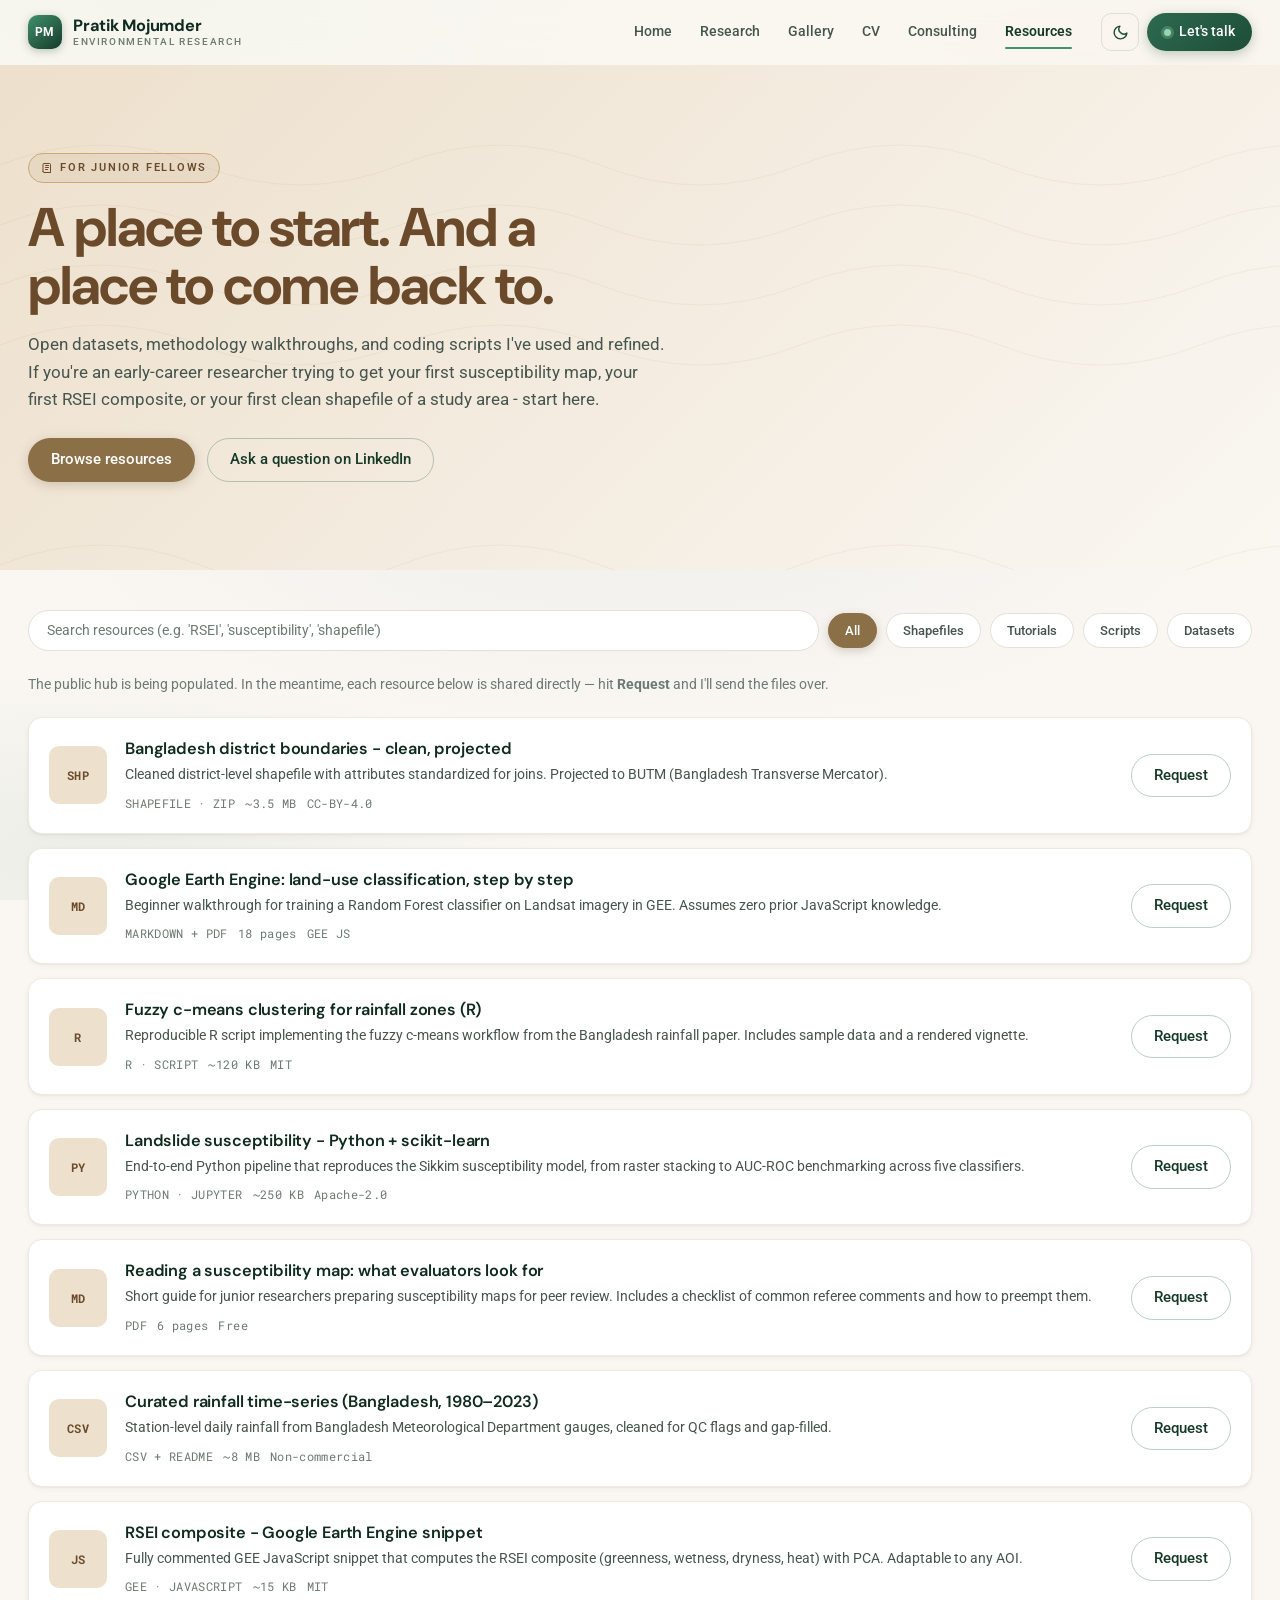
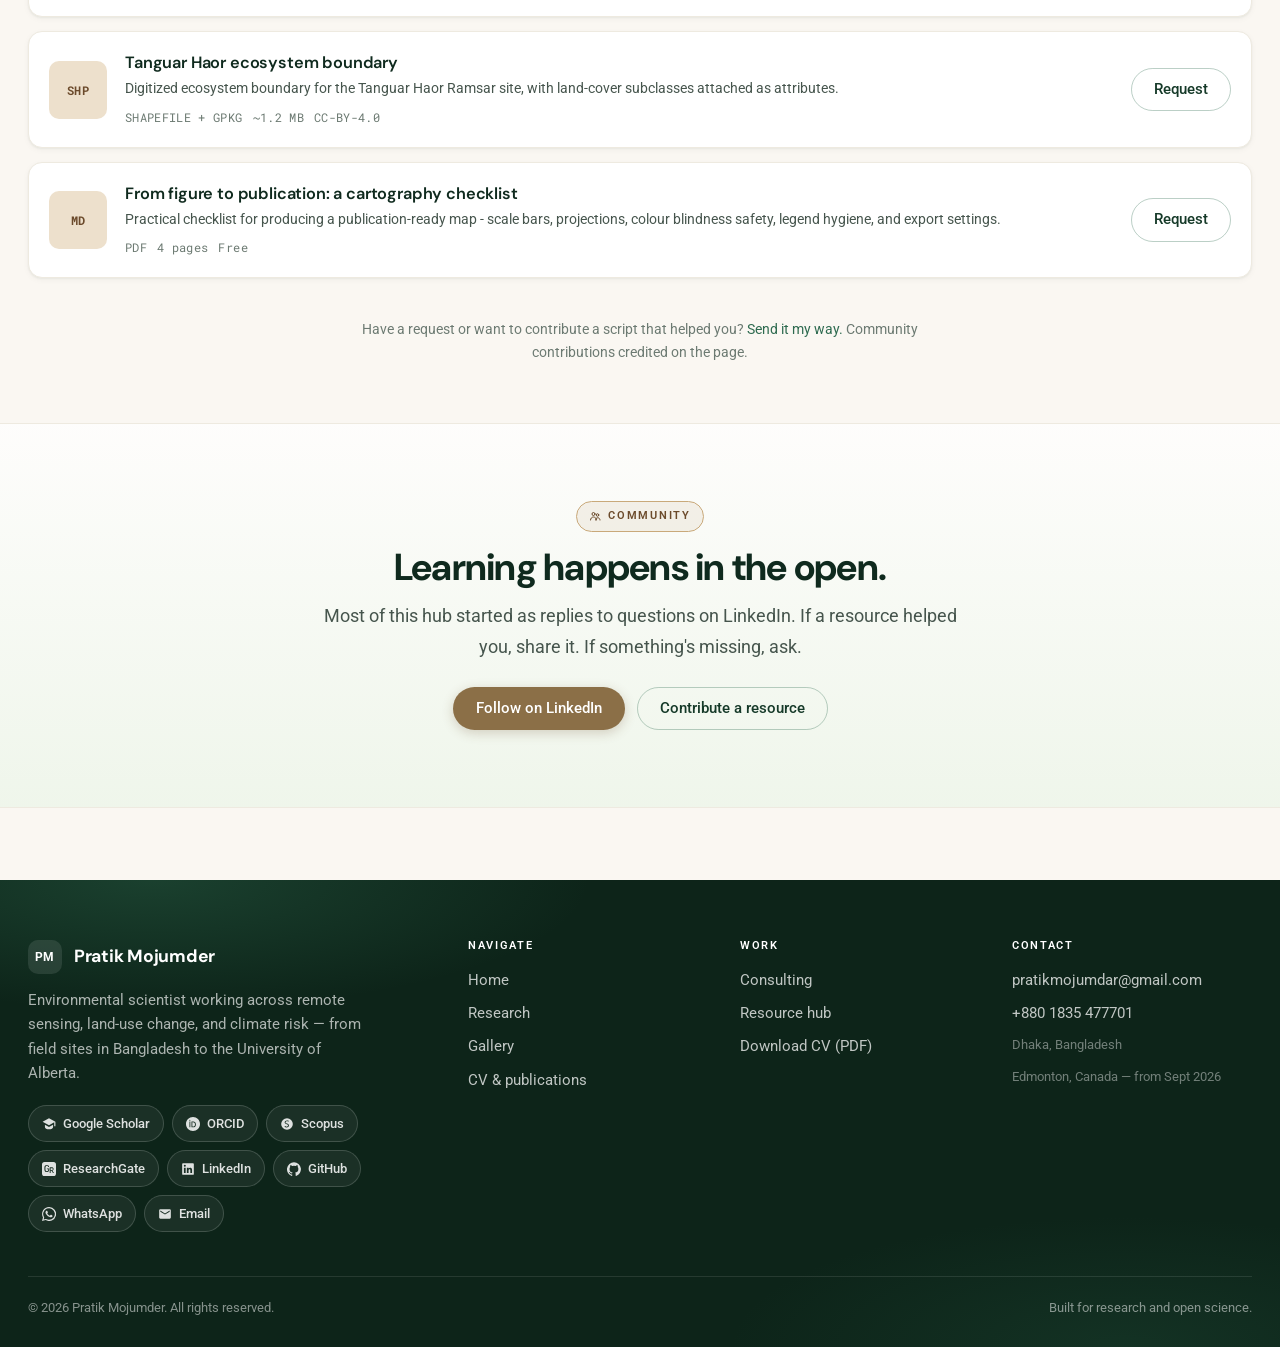
<file: resources.html>
<!DOCTYPE html>
<html lang="en">
<head>
  <meta charset="UTF-8">
  <meta name="viewport" content="width=device-width, initial-scale=1.0">
  <title>Junior Fellow Resource Hub - Pratik Mojumder</title>
  <meta name="description" content="Open resources for junior environmental researchers: shapefiles, tutorials, and scripts to get started with geospatial work.">
  <link rel="icon" type="image/svg+xml" href="assets/img/favicon.svg">
  <link rel="preconnect" href="https://fonts.googleapis.com">
  <link rel="preconnect" href="https://fonts.gstatic.com" crossorigin>
  <link href="https://fonts.googleapis.com/css2?family=DM+Sans:wght@500;600;700&family=Roboto:wght@300;400;500;700&family=Roboto+Mono:wght@400;500&display=swap" rel="stylesheet">
  <script>(function(){try{var t=localStorage.getItem("theme");if(!t){t=window.matchMedia&&window.matchMedia("(prefers-color-scheme: dark)").matches?"dark":"light";}if(t==="dark")document.documentElement.setAttribute("data-theme","dark");}catch(e){}})();</script>
  <link rel="stylesheet" href="assets/css/main.css?v=20260823b">
  <link rel="stylesheet" href="assets/css/chrome.css?v=20260823b">
</head>
<body>
<script src="assets/js/chrome.js?v=20260823b" data-page="resources"></script>

<!-- Warm hero -->
<section class="hub-hero">
  <div class="container">
    <span class="eyebrow earth"><svg viewBox="0 0 24 24" fill="none" stroke="currentColor" stroke-width="2" stroke-linecap="round" stroke-linejoin="round"><path d="M4 19V5a2 2 0 012-2h11a2 2 0 012 2v14"/><path d="M4 19a2 2 0 002 2h13"/><path d="M9 7h6M9 11h6M9 15h4"/></svg><span>For Junior Fellows</span></span>
    <h1 style="margin-top: 16px;">A place to start. And a place to come back to.</h1>
    <p class="mt-16">Open datasets, methodology walkthroughs, and coding scripts I've used and refined. If you're an early-career researcher trying to get your first susceptibility map, your first RSEI composite, or your first clean shapefile of a study area - start here.</p>
    <div class="btn-row mt-24">
      <a class="btn btn-earth" href="#resources">Browse resources</a>
      <a class="btn btn-ghost" href="https://www.linkedin.com/in/pratikmojumder/" target="_blank" rel="noopener">Ask a question on LinkedIn</a>
    </div>
  </div>
</section>

<!-- Search + filter -->
<section style="padding: 40px 0 60px;" id="resources">
  <div class="container">
    <div class="hub-filter">
      <input type="search" placeholder="Search resources (e.g. 'RSEI', 'susceptibility', 'shapefile')" aria-label="Search resources">
      <button class="active" data-cat="all">All</button>
      <button data-cat="shapefile">Shapefiles</button>
      <button data-cat="tutorial">Tutorials</button>
      <button data-cat="script">Scripts</button>
      <button data-cat="dataset">Datasets</button>
    </div>

    <p class="note" style="margin: -6px 0 22px;">The public hub is being populated. In the meantime, each resource below is shared directly &mdash; hit <strong>Request</strong> and I'll send the files over.</p>

    <div class="resource-list">

      <div class="resource" data-cat="shapefile">
        <div class="resource-icon">SHP</div>
        <div>
          <h4>Bangladesh district boundaries - clean, projected</h4>
          <p>Cleaned district-level shapefile with attributes standardized for joins. Projected to BUTM (Bangladesh Transverse Mercator).</p>
          <div class="resource-meta"><span>SHAPEFILE · ZIP</span><span>~3.5 MB</span><span>CC-BY-4.0</span></div>
        </div>
        <div class="resource-actions">
          <a class="btn btn-ghost" href="mailto:pratikmojumdar@gmail.com?subject=Resource%20request">Request</a>
        </div>
      </div>

      <div class="resource" data-cat="tutorial">
        <div class="resource-icon">MD</div>
        <div>
          <h4>Google Earth Engine: land-use classification, step by step</h4>
          <p>Beginner walkthrough for training a Random Forest classifier on Landsat imagery in GEE. Assumes zero prior JavaScript knowledge.</p>
          <div class="resource-meta"><span>MARKDOWN + PDF</span><span>18 pages</span><span>GEE JS</span></div>
        </div>
        <div class="resource-actions">
          <a class="btn btn-ghost" href="mailto:pratikmojumdar@gmail.com?subject=Resource%20request">Request</a>
        </div>
      </div>

      <div class="resource" data-cat="script">
        <div class="resource-icon">R</div>
        <div>
          <h4>Fuzzy c-means clustering for rainfall zones (R)</h4>
          <p>Reproducible R script implementing the fuzzy c-means workflow from the Bangladesh rainfall paper. Includes sample data and a rendered vignette.</p>
          <div class="resource-meta"><span>R · SCRIPT</span><span>~120 KB</span><span>MIT</span></div>
        </div>
        <div class="resource-actions">
          <a class="btn btn-ghost" href="mailto:pratikmojumdar@gmail.com?subject=Resource%20request">Request</a>
        </div>
      </div>

      <div class="resource" data-cat="script">
        <div class="resource-icon">PY</div>
        <div>
          <h4>Landslide susceptibility - Python + scikit-learn</h4>
          <p>End-to-end Python pipeline that reproduces the Sikkim susceptibility model, from raster stacking to AUC-ROC benchmarking across five classifiers.</p>
          <div class="resource-meta"><span>PYTHON · JUPYTER</span><span>~250 KB</span><span>Apache-2.0</span></div>
        </div>
        <div class="resource-actions">
          <a class="btn btn-ghost" href="mailto:pratikmojumdar@gmail.com?subject=Resource%20request">Request</a>
        </div>
      </div>

      <div class="resource" data-cat="tutorial">
        <div class="resource-icon">MD</div>
        <div>
          <h4>Reading a susceptibility map: what evaluators look for</h4>
          <p>Short guide for junior researchers preparing susceptibility maps for peer review. Includes a checklist of common referee comments and how to preempt them.</p>
          <div class="resource-meta"><span>PDF</span><span>6 pages</span><span>Free</span></div>
        </div>
        <div class="resource-actions">
          <a class="btn btn-ghost" href="mailto:pratikmojumdar@gmail.com?subject=Resource%20request">Request</a>
        </div>
      </div>

      <div class="resource" data-cat="dataset">
        <div class="resource-icon">CSV</div>
        <div>
          <h4>Curated rainfall time-series (Bangladesh, 1980–2023)</h4>
          <p>Station-level daily rainfall from Bangladesh Meteorological Department gauges, cleaned for QC flags and gap-filled.</p>
          <div class="resource-meta"><span>CSV + README</span><span>~8 MB</span><span>Non-commercial</span></div>
        </div>
        <div class="resource-actions">
          <a class="btn btn-ghost" href="mailto:pratikmojumdar@gmail.com?subject=Resource%20request">Request</a>
        </div>
      </div>

      <div class="resource" data-cat="script">
        <div class="resource-icon">JS</div>
        <div>
          <h4>RSEI composite - Google Earth Engine snippet</h4>
          <p>Fully commented GEE JavaScript snippet that computes the RSEI composite (greenness, wetness, dryness, heat) with PCA. Adaptable to any AOI.</p>
          <div class="resource-meta"><span>GEE · JAVASCRIPT</span><span>~15 KB</span><span>MIT</span></div>
        </div>
        <div class="resource-actions">
          <a class="btn btn-ghost" href="mailto:pratikmojumdar@gmail.com?subject=Resource%20request">Request</a>
        </div>
      </div>

      <div class="resource" data-cat="shapefile">
        <div class="resource-icon">SHP</div>
        <div>
          <h4>Tanguar Haor ecosystem boundary</h4>
          <p>Digitized ecosystem boundary for the Tanguar Haor Ramsar site, with land-cover subclasses attached as attributes.</p>
          <div class="resource-meta"><span>SHAPEFILE + GPKG</span><span>~1.2 MB</span><span>CC-BY-4.0</span></div>
        </div>
        <div class="resource-actions">
          <a class="btn btn-ghost" href="mailto:pratikmojumdar@gmail.com?subject=Resource%20request">Request</a>
        </div>
      </div>

      <div class="resource" data-cat="tutorial">
        <div class="resource-icon">MD</div>
        <div>
          <h4>From figure to publication: a cartography checklist</h4>
          <p>Practical checklist for producing a publication-ready map - scale bars, projections, colour blindness safety, legend hygiene, and export settings.</p>
          <div class="resource-meta"><span>PDF</span><span>4 pages</span><span>Free</span></div>
        </div>
        <div class="resource-actions">
          <a class="btn btn-ghost" href="mailto:pratikmojumdar@gmail.com?subject=Resource%20request">Request</a>
        </div>
      </div>

    </div>

    <p class="note center" style="margin: 40px auto 0; max-width: 640px;">
      Have a request or want to contribute a script that helped you? <a href="mailto:pratikmojumdar@gmail.com">Send it my way.</a> Community contributions credited on the page.
    </p>
  </div>
</section>

<!-- CTA to LinkedIn community -->
<section class="section section-alt">
  <div class="container center">
    <span class="eyebrow earth"><svg viewBox="0 0 24 24" fill="none" stroke="currentColor" stroke-width="2" stroke-linecap="round" stroke-linejoin="round"><circle cx="9" cy="8" r="3"/><circle cx="17" cy="10" r="2.5"/><path d="M3 20c0-3.3 2.7-6 6-6s6 2.7 6 6M13 20c0-2.5 2-4.5 4.5-4.5S22 17.5 22 20"/></svg><span>Community</span></span>
    <h2 style="margin: 14px 0 12px;">Learning happens in the open.</h2>
    <p class="lead" style="max-width: 640px; margin-inline: auto;">Most of this hub started as replies to questions on LinkedIn. If a resource helped you, share it. If something's missing, ask.</p>
    <div class="btn-row center mt-24">
      <a class="btn btn-earth" href="https://www.linkedin.com/in/pratikmojumder/" target="_blank" rel="noopener">Follow on LinkedIn</a>
      <a class="btn btn-ghost" href="mailto:pratikmojumdar@gmail.com">Contribute a resource</a>
    </div>
  </div>
</section>

<script src="assets/js/main.js?v=20260823b" defer></script>
</body>
</html>
</file>
<file: assets/css/landing.css>
/* ==========================================================================
   Pratik Mojumder — Landing page: "Ground Truth"
   A dark, instrument-panel design language drawn from the raster grid and
   spectral ramps of remote sensing. Self-contained; pairs with chrome.css.
   ========================================================================== */

.lp {
  /* ---- Base: near-black with a green undertone, like an unlit field ---- */
  --bg:        #050908;
  --bg-1:      #0a1310;
  --bg-2:      #0f1b16;
  --panel:     rgba(255, 255, 255, 0.026);
  --panel-2:   rgba(255, 255, 255, 0.045);
  --edge:      rgba(255, 255, 255, 0.085);
  --edge-2:    rgba(255, 255, 255, 0.15);

  /* ---- Spectral accents ---- */
  --ndvi:      #4ade80;   /* vegetation   */
  --ndvi-dim:  #22c55e;
  --water:     #38bdf8;   /* water / SAR  */
  --thermal:   #fbbf24;   /* heat / hazard*/
  --soil:      #d8a06a;   /* bare earth   */

  --text:      #eaf2ed;
  --text-2:    #9fb3a8;
  --text-3:    #64786d;

  --display: 'Space Grotesk', system-ui, sans-serif;
  --serif:   'Instrument Serif', Georgia, serif;
  --sans:    'Inter Tight', system-ui, -apple-system, 'Segoe UI', sans-serif;
  --mono:    'JetBrains Mono', ui-monospace, SFMono-Regular, Menlo, monospace;

  --wrap: 1240px;
  --pad: clamp(20px, 4vw, 48px);
  --r: 16px;
  --r-lg: 24px;
  --ease: cubic-bezier(.22, .8, .28, 1);

  background: var(--bg);
  color: var(--text);
  font-family: var(--sans);
  font-size: 16px;
  line-height: 1.6;
  -webkit-font-smoothing: antialiased;
  -moz-osx-font-smoothing: grayscale;
}

.lp *, .lp *::before, .lp *::after { box-sizing: border-box; }
.lp a { color: inherit; text-decoration: none; }
.lp :focus-visible { outline: 2px solid var(--ndvi); outline-offset: 4px; border-radius: 6px; }

.lp-wrap { width: 100%; max-width: var(--wrap); margin: 0 auto; padding-inline: var(--pad); }

/* Anchor jumps clear the 64px sticky header */
.lp section[id] { scroll-margin-top: 84px; }

/* Fine noise so large dark fields never look flat or banded */
.lp::before {
  content: '';
  position: fixed; inset: 0; z-index: 0;
  pointer-events: none; opacity: .5;
  background-image: url("data:image/svg+xml,%3Csvg xmlns='http://www.w3.org/2000/svg' width='140' height='140'%3E%3Cfilter id='n'%3E%3CfeTurbulence type='fractalNoise' baseFrequency='.9' numOctaves='3'/%3E%3C/filter%3E%3Crect width='140' height='140' filter='url(%23n)' opacity='.035'/%3E%3C/svg%3E");
}
.lp > * { position: relative; z-index: 1; }

/* ---- Shared type ------------------------------------------------------ */
.lp h1, .lp h2, .lp h3 {
  font-family: var(--display);
  font-weight: 700;
  letter-spacing: -0.035em;
  line-height: 1.02;
  color: #fff;
  text-wrap: balance;
}
.lp p { color: var(--text-2); text-wrap: pretty; }
.lp em.ink {
  font-family: var(--serif);
  font-style: italic;
  font-weight: 400;
  letter-spacing: -0.01em;
  color: var(--ndvi);
}

.lp-tag {
  display: inline-flex; align-items: center; gap: 9px;
  padding: 7px 14px 7px 11px;
  border: 1px solid var(--edge);
  border-radius: 999px;
  background: var(--panel);
  font-family: var(--mono);
  font-size: .68rem;
  font-weight: 500;
  letter-spacing: .16em;
  text-transform: uppercase;
  color: var(--text-2);
}
.lp-tag .dot {
  width: 6px; height: 6px; border-radius: 50%;
  background: var(--ndvi);
  box-shadow: 0 0 0 0 rgba(74, 222, 128, .6);
  animation: lpPulse 2.6s ease-in-out infinite;
}
@keyframes lpPulse {
  0%,100% { box-shadow: 0 0 0 0 rgba(74,222,128,.55); }
  60%     { box-shadow: 0 0 0 8px rgba(74,222,128,0); }
}

/* ---- Section scaffolding --------------------------------------------- */
.lp-sec { padding-block: clamp(72px, 10vw, 140px); }
.lp-head { max-width: 760px; margin-bottom: clamp(40px, 5vw, 64px); }
.lp-head .lp-tag { margin-bottom: 22px; }
.lp-head h2 { font-size: clamp(2rem, 4.4vw, 3.2rem); margin-bottom: 18px; }
.lp-head p { font-size: 1.05rem; max-width: 62ch; }

.lp-index {
  font-family: var(--mono);
  font-size: .68rem;
  letter-spacing: .2em;
  color: var(--text-3);
  margin-bottom: 14px;
}

/* ---- Buttons ---------------------------------------------------------- */
.lp-btn {
  position: relative;
  display: inline-flex; align-items: center; gap: 10px;
  padding: 14px 24px;
  border-radius: 999px;
  border: 1px solid transparent;
  font-family: var(--sans);
  font-size: .95rem;
  font-weight: 500;
  cursor: pointer;
  overflow: hidden;
  transition: transform .3s var(--ease), background .3s ease, border-color .3s ease, box-shadow .3s ease;
}
.lp-btn svg { width: 17px; height: 17px; flex: 0 0 auto; }
.lp-btn:hover { transform: translateY(-2px); }
.lp-btn-solid {
  background: var(--ndvi);
  color: #04140b;
  font-weight: 600;
  box-shadow: 0 8px 30px rgba(74, 222, 128, .22);
}
.lp-btn-solid:hover { background: #6ee79b; box-shadow: 0 14px 40px rgba(74, 222, 128, .32); }
.lp-btn-line {
  border-color: var(--edge-2);
  color: var(--text);
  background: var(--panel);
}
.lp-btn-line:hover { border-color: var(--ndvi); background: rgba(74, 222, 128, .09); }

/* ======================================================================
   HERO
   ====================================================================== */
.lp-hero {
  position: relative;
  min-height: calc(100svh - 64px);
  display: flex; align-items: center;
  padding-block: clamp(56px, 8vw, 90px);
  overflow: hidden;
}
#lp-canvas {
  position: absolute; inset: 0;
  width: 100%; height: 100%;
  z-index: 0;
  opacity: .58;
}
.lp-hero-veil {
  position: absolute; inset: 0; z-index: 1; pointer-events: none;
  background:
    radial-gradient(120% 85% at 78% 42%, rgba(5,9,8,0) 0%, rgba(5,9,8,.55) 48%, rgba(5,9,8,.94) 78%),
    linear-gradient(90deg, rgba(5,9,8,.97) 0%, rgba(5,9,8,.84) 34%, rgba(5,9,8,.28) 62%, rgba(5,9,8,.55) 100%),
    linear-gradient(180deg, rgba(5,9,8,.6) 0%, transparent 22%, transparent 72%, rgba(5,9,8,.92) 100%);
}
/* The desktop veil clears the right side so the grid reads behind the scene
   panel. On narrow screens the text sits over the grid instead, so damp it
   down and veil more evenly to keep the headline comfortable. */
@media (max-width: 1000px) {
  #lp-canvas { opacity: .34; }
  .lp-hero-veil {
    background:
      linear-gradient(180deg, rgba(5,9,8,.82) 0%, rgba(5,9,8,.62) 30%, rgba(5,9,8,.72) 70%, rgba(5,9,8,.96) 100%);
  }
}

.lp-hero .lp-wrap { position: relative; z-index: 2; }
.lp-hero-grid {
  display: grid;
  grid-template-columns: minmax(0, 1.06fr) minmax(0, .74fr);
  gap: clamp(40px, 6vw, 88px);
  align-items: center;
}
@media (max-width: 1000px) { .lp-hero-grid { grid-template-columns: 1fr; gap: 44px; } }

.lp-hero h1 {
  font-size: clamp(2.7rem, 7vw, 5.4rem);
  line-height: .98;
  margin: 26px 0 26px;
}
/* Word-by-word mask reveal. The mask clips the rising word, so it needs
   headroom below the baseline or descenders (p, g, y) get sliced off. */
.lp-hero h1 .w {
  display: inline-block;
  overflow: hidden;
  vertical-align: bottom;
  padding-bottom: .14em;
  margin-bottom: -.14em;
}
.lp-hero h1 .w > span {
  display: inline-block;
  transform: translateY(105%);
  animation: lpRise .9s var(--ease) forwards;
}
@keyframes lpRise { to { transform: translateY(0); } }

.lp-lede {
  font-size: clamp(1.02rem, 1.4vw, 1.15rem);
  line-height: 1.72;
  max-width: 56ch;
  color: var(--text-2);
  margin-bottom: 34px;
}
.lp-lede strong { color: var(--text); font-weight: 600; }

.lp-cta-row { display: flex; flex-wrap: wrap; gap: 12px; }

/* Fade-in for the non-headline hero pieces */
.lp-hero .lp-tag,
.lp-lede,
.lp-cta-row,
.lp-hero-side { opacity: 0; animation: lpFade .9s var(--ease) forwards; }
.lp-hero .lp-tag { animation-delay: .05s; }
.lp-lede        { animation-delay: .55s; }
.lp-cta-row     { animation-delay: .68s; }
.lp-hero-side   { animation-delay: .8s; }
@keyframes lpFade { to { opacity: 1; } }

/* ---- Hero side: the "scene readout" panel ---- */
.lp-hero-side { display: flex; flex-direction: column; gap: 14px; }
.lp-scene {
  border: 1px solid var(--edge);
  border-radius: var(--r-lg);
  background: linear-gradient(160deg, rgba(255,255,255,.055), rgba(255,255,255,.012));
  backdrop-filter: blur(18px) saturate(130%);
  -webkit-backdrop-filter: blur(18px) saturate(130%);
  overflow: hidden;
}
.lp-scene-top {
  display: flex; align-items: center; justify-content: space-between;
  gap: 12px;
  padding: 14px 18px;
  border-bottom: 1px solid var(--edge);
  font-family: var(--mono);
  font-size: .64rem;
  letter-spacing: .14em;
  text-transform: uppercase;
  color: var(--text-3);
}
.lp-scene-top b { color: var(--ndvi); font-weight: 500; }
.lp-portrait { position: relative; aspect-ratio: 5 / 4; overflow: hidden; }
.lp-portrait img {
  width: 100%; height: 100%; object-fit: cover; object-position: center 22%;
  display: block;
  filter: saturate(.92) contrast(1.04);
  transition: transform 1.6s var(--ease);
}
.lp-scene:hover .lp-portrait img { transform: scale(1.05); }
.lp-portrait::after {
  content: ''; position: absolute; inset: 0; pointer-events: none;
  background:
    linear-gradient(180deg, transparent 55%, rgba(5,9,8,.85) 100%),
    repeating-linear-gradient(0deg, rgba(74,222,128,.05) 0 1px, transparent 1px 4px);
}
/* Satellite scan sweep across the portrait */
.lp-scan {
  position: absolute; left: 0; right: 0; height: 28%;
  z-index: 1; pointer-events: none;
  background: linear-gradient(180deg, transparent, rgba(74,222,128,.16) 55%, rgba(74,222,128,.42) 82%, transparent);
  animation: lpScan 5.2s cubic-bezier(.55,0,.45,1) infinite;
}
@keyframes lpScan {
  0%       { transform: translateY(-120%); opacity: 0; }
  12%, 76% { opacity: 1; }
  100%     { transform: translateY(420%); opacity: 0; }
}
.lp-scene-foot {
  display: grid; grid-template-columns: repeat(3, 1fr);
  border-top: 1px solid var(--edge);
}
.lp-scene-foot div {
  padding: 14px 12px;
  text-align: center;
  border-right: 1px solid var(--edge);
}
.lp-scene-foot div:last-child { border-right: 0; }
.lp-scene-foot b {
  display: block;
  font-family: var(--display);
  font-size: 1.32rem;
  font-weight: 700;
  letter-spacing: -.03em;
  color: #fff;
  line-height: 1;
}
.lp-scene-foot span {
  display: block; margin-top: 6px;
  font-family: var(--mono);
  font-size: .58rem;
  letter-spacing: .14em;
  text-transform: uppercase;
  color: var(--text-3);
}

/* Spectral legend strip under the scene panel */
.lp-legend {
  display: flex; align-items: center; gap: 14px; flex-wrap: wrap;
  padding: 12px 16px;
  border: 1px solid var(--edge);
  border-radius: 999px;
  background: var(--panel);
  font-family: var(--mono);
  font-size: .6rem;
  letter-spacing: .12em;
  text-transform: uppercase;
  color: var(--text-3);
}
.lp-legend i {
  display: inline-block; width: 9px; height: 9px;
  border-radius: 2px; margin-right: 6px; vertical-align: -1px;
}

/* Scroll cue */
.lp-cue {
  position: absolute; left: 50%; bottom: 26px; z-index: 2;
  transform: translateX(-50%);
  display: flex; flex-direction: column; align-items: center; gap: 8px;
  font-family: var(--mono);
  font-size: .58rem;
  letter-spacing: .22em;
  text-transform: uppercase;
  color: var(--text-3);
  opacity: 0;
  animation: lpFade 1s var(--ease) 1.4s forwards;
}
.lp-cue span.rail {
  width: 1px; height: 42px;
  background: linear-gradient(180deg, var(--ndvi), transparent);
  animation: lpCue 2.2s ease-in-out infinite;
  transform-origin: top;
}
@keyframes lpCue { 0%,100% { transform: scaleY(.35); opacity:.5 } 50% { transform: scaleY(1); opacity:1 } }
@media (max-width: 1000px) { .lp-cue { display: none; } }

/* ======================================================================
   MARQUEE — where the work is published
   ====================================================================== */
.lp-marquee {
  border-block: 1px solid var(--edge);
  background: linear-gradient(180deg, rgba(255,255,255,.022), transparent);
  padding-block: 22px;
  overflow: hidden;
  -webkit-mask-image: linear-gradient(90deg, transparent, #000 12%, #000 88%, transparent);
          mask-image: linear-gradient(90deg, transparent, #000 12%, #000 88%, transparent);
}
.lp-marquee-track {
  display: flex; gap: 56px;
  width: max-content;
  animation: lpMarquee 32s linear infinite;
}
.lp-marquee:hover .lp-marquee-track { animation-play-state: paused; }
.lp-marquee span {
  display: inline-flex; align-items: center; gap: 12px;
  font-family: var(--display);
  font-size: .92rem;
  font-weight: 500;
  letter-spacing: .2em;
  text-transform: uppercase;
  color: var(--text-3);
  white-space: nowrap;
}
.lp-marquee span::after {
  content: ''; width: 4px; height: 4px; border-radius: 50%;
  background: var(--ndvi); opacity: .5;
}
@keyframes lpMarquee { to { transform: translateX(-50%); } }

/* ======================================================================
   BENTO — at a glance
   ====================================================================== */
.lp-bento {
  display: grid;
  grid-template-columns: repeat(4, minmax(0, 1fr));
  gap: 16px;
}
@media (max-width: 1000px) { .lp-bento { grid-template-columns: repeat(2, minmax(0, 1fr)); } }
@media (max-width: 560px)  { .lp-bento { grid-template-columns: 1fr; } }

.lp-cell {
  position: relative;
  padding: 26px;
  border: 1px solid var(--edge);
  border-radius: var(--r);
  background: var(--panel);
  overflow: hidden;
  transition: border-color .35s ease, background .35s ease, transform .35s var(--ease);
}
.lp-cell:hover { border-color: var(--edge-2); background: var(--panel-2); transform: translateY(-3px); }
/* Cursor spotlight, driven by --mx/--my from landing.js */
.lp-cell::before {
  content: ''; position: absolute; inset: 0; pointer-events: none;
  opacity: 0; transition: opacity .35s ease;
  background: radial-gradient(340px circle at var(--mx, 50%) var(--my, 50%), rgba(74,222,128,.13), transparent 62%);
}
.lp-cell:hover::before { opacity: 1; }
.lp-cell > * { position: relative; }

.lp-cell.span2 { grid-column: span 2; }
.lp-cell.tall  { grid-row: span 2; }
@media (max-width: 560px) { .lp-cell.span2, .lp-cell.tall { grid-column: span 1; grid-row: span 1; } }

.lp-cell-label {
  font-family: var(--mono);
  font-size: .6rem;
  letter-spacing: .18em;
  text-transform: uppercase;
  color: var(--text-3);
  margin-bottom: 16px;
}
.lp-stat {
  font-family: var(--display);
  font-size: clamp(2.4rem, 4.6vw, 3.4rem);
  font-weight: 700;
  letter-spacing: -.05em;
  line-height: .9;
  color: #fff;
}
.lp-stat.g { color: var(--ndvi); }
.lp-stat.b { color: var(--water); }
.lp-stat.a { color: var(--thermal); }
.lp-cell p { font-size: .88rem; line-height: 1.55; margin-top: 12px; }

/* Mini publication-by-year bars */
.lp-bars { display: flex; align-items: flex-end; gap: 7px; height: 62px; margin-top: 20px; }
.lp-bars div {
  flex: 1;
  border-radius: 3px 3px 0 0;
  background: linear-gradient(180deg, var(--ndvi), rgba(74,222,128,.22));
  transform-origin: bottom;
  transform: scaleY(0);
  transition: transform .8s var(--ease);
}
.lp-cell.in .lp-bars div { transform: scaleY(1); }
.lp-bars div:nth-child(2) { transition-delay: .09s; }
.lp-bars div:nth-child(3) { transition-delay: .18s; }
.lp-bars-x {
  display: flex; gap: 7px; margin-top: 8px;
  font-family: var(--mono); font-size: .58rem; color: var(--text-3);
}
.lp-bars-x span { flex: 1; text-align: center; }

/* Affiliation cell */
.lp-cell.feature {
  background:
    radial-gradient(120% 120% at 100% 0%, rgba(56,189,248,.14), transparent 58%),
    var(--panel);
  border-color: rgba(56,189,248,.24);
}
.lp-crest {
  display: inline-grid; place-items: center;
  width: 46px; height: 46px;
  border-radius: 13px;
  background: rgba(56,189,248,.14);
  border: 1px solid rgba(56,189,248,.3);
  color: var(--water);
  margin-bottom: 18px;
}
.lp-crest svg { width: 22px; height: 22px; }
.lp-cell h3 { font-size: 1.22rem; line-height: 1.25; margin-bottom: 10px; }

.lp-chiplist { display: flex; flex-wrap: wrap; gap: 7px; margin-top: 18px; }
.lp-chip {
  padding: 6px 12px;
  border: 1px solid var(--edge);
  border-radius: 999px;
  background: rgba(255,255,255,.03);
  font-family: var(--mono);
  font-size: .64rem;
  letter-spacing: .06em;
  color: var(--text-2);
  transition: border-color .25s ease, color .25s ease, transform .25s var(--ease);
}
.lp-chip:hover { border-color: var(--ndvi); color: var(--ndvi); transform: translateY(-2px); }

/* ======================================================================
   METHOD — pixel to decision
   ====================================================================== */
.lp-flow { display: grid; grid-template-columns: repeat(3, minmax(0, 1fr)); gap: 18px; }
@media (max-width: 860px) { .lp-flow { grid-template-columns: 1fr; } }
.lp-step {
  position: relative;
  padding: 30px 26px 26px;
  border: 1px solid var(--edge);
  border-radius: var(--r);
  background: var(--panel);
  transition: border-color .35s ease, transform .35s var(--ease);
}
.lp-step:hover { border-color: var(--edge-2); transform: translateY(-4px); }
.lp-step-n {
  font-family: var(--mono);
  font-size: .62rem;
  letter-spacing: .2em;
  color: var(--ndvi);
  margin-bottom: 20px;
}
.lp-step h3 { font-size: 1.28rem; margin-bottom: 10px; }
.lp-step p { font-size: .9rem; line-height: 1.62; }
.lp-step-viz {
  height: 84px; margin-bottom: 22px;
  border-radius: 10px;
  border: 1px solid var(--edge);
  overflow: hidden;
  background: rgba(0,0,0,.28);
}
.lp-step-viz svg { width: 100%; height: 100%; display: block; }
/* Arrow between steps on wide screens */
@media (min-width: 861px) {
  .lp-step:not(:last-child)::after {
    content: ''; position: absolute; top: 50%; right: -13px;
    width: 8px; height: 8px;
    border-top: 1px solid var(--edge-2);
    border-right: 1px solid var(--edge-2);
    transform: translateY(-50%) rotate(45deg);
  }
}

/* ======================================================================
   RESEARCH — the study index
   ====================================================================== */
.lp-studies { border-top: 1px solid var(--edge); }
.lp-study {
  display: grid;
  grid-template-columns: 56px minmax(0, 1fr) auto;
  gap: clamp(16px, 3vw, 40px);
  align-items: center;
  padding: clamp(24px, 3vw, 34px) 0;
  border-bottom: 1px solid var(--edge);
  position: relative;
  transition: background .35s ease;
}
.lp-study::before {
  content: ''; position: absolute; inset: 0 calc(var(--pad) * -.5);
  border-radius: 12px;
  background: linear-gradient(90deg, rgba(74,222,128,.07), transparent 70%);
  opacity: 0; transition: opacity .35s ease;
  pointer-events: none;
}
.lp-study:hover::before { opacity: 1; }
.lp-study-n { font-family: var(--mono); font-size: .72rem; color: var(--text-3); }
.lp-study h3 {
  font-size: clamp(1.12rem, 1.9vw, 1.48rem);
  line-height: 1.25;
  margin-bottom: 10px;
  transition: color .3s ease;
}
.lp-study:hover h3 { color: var(--ndvi); }
.lp-study-meta {
  display: flex; flex-wrap: wrap; gap: 8px 16px;
  font-family: var(--mono);
  font-size: .66rem;
  letter-spacing: .1em;
  text-transform: uppercase;
  color: var(--text-3);
}
.lp-study-meta b { color: var(--text-2); font-weight: 500; }
.lp-study-links { display: flex; gap: 8px; flex-wrap: wrap; justify-self: end; }
.lp-mini {
  display: inline-flex; align-items: center; gap: 6px;
  padding: 9px 15px;
  border: 1px solid var(--edge);
  border-radius: 999px;
  font-size: .78rem;
  color: var(--text-2);
  white-space: nowrap;
  transition: border-color .25s ease, color .25s ease, background .25s ease, transform .25s var(--ease);
}
.lp-mini:hover { border-color: var(--ndvi); color: var(--ndvi); background: rgba(74,222,128,.08); transform: translateY(-2px); }
.lp-mini.primary { border-color: rgba(74,222,128,.4); color: var(--ndvi); }
@media (max-width: 860px) {
  .lp-study { grid-template-columns: 40px minmax(0, 1fr); }
  .lp-study-links { grid-column: 2; justify-self: start; margin-top: 6px; }
}

/* ======================================================================
   TIMELINE
   ====================================================================== */
.lp-track { position: relative; padding-left: 34px; }
.lp-track::before {
  content: ''; position: absolute; left: 5px; top: 6px; bottom: 6px;
  width: 1px;
  background: linear-gradient(180deg, var(--ndvi), rgba(74,222,128,.25) 30%, var(--edge) 100%);
}
.lp-node { position: relative; padding-bottom: 46px; }
.lp-node:last-child { padding-bottom: 0; }
.lp-node::before {
  content: ''; position: absolute; left: -34px; top: 7px;
  width: 11px; height: 11px; border-radius: 50%;
  background: var(--bg); border: 2px solid var(--text-3);
}
.lp-node.now::before { border-color: var(--ndvi); box-shadow: 0 0 0 5px rgba(74,222,128,.15); }
.lp-node-when {
  font-family: var(--mono);
  font-size: .68rem;
  letter-spacing: .16em;
  text-transform: uppercase;
  color: var(--ndvi);
  margin-bottom: 8px;
}
.lp-node.past .lp-node-when { color: var(--text-3); }
.lp-node h3 { font-size: 1.24rem; margin-bottom: 6px; }
.lp-node-where { font-size: .88rem; color: var(--text-2); margin-bottom: 10px; }
.lp-node p { font-size: .9rem; line-height: 1.62; max-width: 68ch; }
.lp-badge {
  display: inline-block; margin-left: 10px;
  padding: 3px 10px;
  border-radius: 999px;
  background: rgba(74,222,128,.16);
  border: 1px solid rgba(74,222,128,.34);
  font-family: var(--mono);
  font-size: .58rem;
  letter-spacing: .12em;
  text-transform: uppercase;
  color: var(--ndvi);
  vertical-align: middle;
}

/* Two-column split for timeline + conferences */
.lp-split { display: grid; grid-template-columns: minmax(0, 1.25fr) minmax(0, .85fr); gap: clamp(40px, 6vw, 80px); align-items: start; }
@media (max-width: 960px) { .lp-split { grid-template-columns: 1fr; } }

.lp-conf {
  padding: 24px;
  border: 1px solid var(--edge);
  border-radius: var(--r);
  background: var(--panel);
  margin-bottom: 14px;
  transition: border-color .35s ease, transform .35s var(--ease);
}
.lp-conf:hover { border-color: var(--edge-2); transform: translateY(-3px); }
.lp-conf-when {
  font-family: var(--mono);
  font-size: .62rem;
  letter-spacing: .14em;
  text-transform: uppercase;
  color: var(--thermal);
  margin-bottom: 12px;
}
.lp-conf h3 { font-size: 1.06rem; line-height: 1.3; margin-bottom: 6px; }
.lp-conf-where { font-size: .82rem; color: var(--text-2); margin-bottom: 10px; }
.lp-conf p { font-size: .86rem; line-height: 1.58; }

/* ======================================================================
   CLOSING CTA
   ====================================================================== */
.lp-close {
  position: relative;
  overflow: hidden;
  border-top: 1px solid var(--edge);
  padding-block: clamp(88px, 12vw, 160px);
  text-align: center;
  background:
    radial-gradient(72% 130% at 50% 100%, rgba(74,222,128,.16) 0%, transparent 62%),
    linear-gradient(180deg, transparent, rgba(74,222,128,.04));
}
.lp-close h2 { font-size: clamp(2.2rem, 6vw, 4.4rem); margin-bottom: 22px; }
.lp-close p { font-size: 1.06rem; max-width: 54ch; margin: 0 auto 36px; }
.lp-close .lp-cta-row { justify-content: center; }
.lp-close-mail {
  display: block; margin-top: 34px;
  font-family: var(--mono);
  font-size: .74rem;
  letter-spacing: .14em;
  color: var(--text-3);
}
.lp-close-mail a { color: var(--text-2); border-bottom: 1px solid var(--edge-2); }
.lp-close-mail a:hover { color: var(--ndvi); border-color: var(--ndvi); }

/* ======================================================================
   Scroll reveal + progress
   ====================================================================== */
.lp-rise { opacity: 0; transform: translateY(30px); transition: opacity .85s var(--ease), transform .85s var(--ease); }
.lp-rise.in { opacity: 1; transform: none; }
.lp-rise[data-d="1"] { transition-delay: .08s; }
.lp-rise[data-d="2"] { transition-delay: .16s; }
.lp-rise[data-d="3"] { transition-delay: .24s; }
.lp-rise[data-d="4"] { transition-delay: .32s; }

#lp-progress {
  position: fixed; top: 0; left: 0; height: 2px; width: 100%;
  transform: scaleX(0); transform-origin: left;
  background: linear-gradient(90deg, var(--ndvi), var(--water));
  z-index: 950;
}

/* ======================================================================
   Shared chrome, retuned for this page
   chrome.css already ships a dark variant; these overrides pull it onto the
   landing page's ground colour, typefaces and accent so the header and
   footer read as part of the same design rather than a bolted-on strip.
   ====================================================================== */
.lp .pm-chrome {
  --pm-surface: rgba(5, 9, 8, .72);
  --pm-surface-solid: #080e0c;
  --pm-ink-2: #9fb3a8;
  --pm-ink-3: #64786d;
  --pm-line: rgba(255, 255, 255, .085);
  --pm-line-soft: rgba(255, 255, 255, .06);
  --pm-hover: rgba(74, 222, 128, .12);
  --pm-forest-900: #ffffff;
  --pm-forest-800: #4ade80;
  --pm-forest-700: #4ade80;
  --pm-forest-300: #4ade80;
  --pm-forest-500: #4ade80;
  --pm-font: 'Inter Tight', system-ui, -apple-system, 'Segoe UI', sans-serif;
  --pm-display: 'Space Grotesk', system-ui, sans-serif;
}
.lp .pm-mark {
  background: linear-gradient(140deg, #4ade80, #15803d);
  color: #04140b;
  box-shadow: 0 2px 14px rgba(74, 222, 128, .3);
}
.lp .pm-brand-role { letter-spacing: .18em; }
.lp .pm-nav a.is-active::after { background: var(--ndvi); }
.lp .pm-cta {
  background: var(--ndvi);
  color: #04140b;
  font-weight: 600;
  box-shadow: 0 4px 18px rgba(74, 222, 128, .24);
}
.lp .pm-cta::before { background: #04140b; box-shadow: 0 0 0 3px rgba(4, 20, 11, .25); }
.lp .pm-cta:hover { background: #6ee79b; color: #04140b; }
.lp .pm-icon-btn { color: var(--text-2); }
.lp .pm-icon-btn:hover { color: var(--ndvi); border-color: rgba(74, 222, 128, .45); }
.lp .pm-header.is-scrolled { box-shadow: 0 10px 34px rgba(0, 0, 0, .6); }

/* Footer sits on the same ground as the page, separated by a rule not a shift */
.lp .pm-footer {
  margin-top: 0;
  background: #070d0b;
  border-top: 1px solid rgba(255, 255, 255, .085);
}
.lp .pm-footer::before {
  background: radial-gradient(60% 50% at 12% 0%, rgba(74, 222, 128, .1) 0%, transparent 62%);
}
/* The footer mark keeps its own translucent plate, so it needs light text —
   the dark ink used on the header's solid green mark would vanish here. */
.lp .pm-footer-brand .pm-mark {
  background: rgba(74, 222, 128, .16);
  border: 1px solid rgba(74, 222, 128, .32);
  color: var(--ndvi);
  box-shadow: none;
}
.lp .pm-footer h5 { font-family: var(--mono); font-size: .62rem; letter-spacing: .18em; }
.lp .pm-footer a:hover { color: var(--ndvi); }
.lp .pm-links a:hover { background: rgba(74, 222, 128, .15); border-color: rgba(74, 222, 128, .42); }
.lp .pm-footer-brand strong { font-family: var(--display); }

@media (prefers-reduced-motion: reduce) {
  .lp *, .lp *::before, .lp *::after {
    animation-duration: .001ms !important;
    animation-iteration-count: 1 !important;
    transition-duration: .001ms !important;
  }
  .lp-rise { opacity: 1; transform: none; }
  .lp-hero h1 .w > span { transform: none; }
  .lp-hero .lp-tag, .lp-lede, .lp-cta-row, .lp-hero-side, .lp-cue { opacity: 1; }
  .lp-bars div { transform: scaleY(1); }
  #lp-canvas { display: none; }
  .lp-scan { display: none; }
}
</file>
<file: assets/css/chrome.css>
/* ==========================================================================
   Pratik Mojumder - Universal site chrome (header + footer)
   Self-contained and namespaced under .pm-* so it can be dropped onto the
   main site (light/dark) and the dark research microsites alike.
   Single source of truth: assets/js/chrome.js renders the markup.
   ========================================================================== */

.pm-chrome {
  /* No box of its own: a sticky header sticks within its parent's bounds, and a
     wrapper that is only header-height tall would let it scroll straight away.
     display:contents keeps the token scope while removing the box. */
  display: contents;

  /* Tokens are local to the chrome so host-page variables can never bleed in. */
  --pm-h: 64px;

  --pm-forest-900: #0f2a1e;
  --pm-forest-800: #163a29;
  --pm-forest-700: #1e4d37;
  --pm-forest-600: #2d6a4f;
  --pm-forest-500: #40916c;
  --pm-forest-300: #95d5b2;
  --pm-forest-100: #d8f3dc;

  --pm-surface: rgba(250, 247, 242, 0.72);
  --pm-surface-solid: #faf7f2;
  --pm-panel: #ffffff;
  --pm-ink: #16211b;
  --pm-ink-2: #46554d;
  --pm-ink-3: #6c7a72;
  --pm-line: rgba(22, 58, 41, 0.12);
  --pm-line-soft: rgba(22, 58, 41, 0.08);
  --pm-hover: rgba(45, 106, 79, 0.09);

  --pm-radius: 10px;
  --pm-pill: 999px;
  --pm-font: 'Roboto', system-ui, -apple-system, 'Segoe UI', 'Helvetica Neue', Arial, sans-serif;
  --pm-display: 'DM Sans', 'Roboto', system-ui, sans-serif;

  font-family: var(--pm-font);
  -webkit-font-smoothing: antialiased;
}

/* Dark: either the main site's theme switch, or a microsite forcing it. */
[data-theme="dark"] .pm-chrome,
.pm-chrome[data-pm-scheme="dark"] {
  --pm-surface: rgba(9, 20, 16, 0.78);
  --pm-surface-solid: #0b1712;
  --pm-panel: #101b15;
  --pm-ink: #e8f2ec;
  --pm-ink-2: #b3c5ba;
  --pm-ink-3: #849a8d;
  --pm-line: rgba(149, 213, 178, 0.16);
  --pm-line-soft: rgba(149, 213, 178, 0.10);
  --pm-hover: rgba(64, 145, 108, 0.18);
  --pm-forest-900: #e2f6ea;
  --pm-forest-800: #c3ecd3;
  --pm-forest-700: #a8e0bd;
}

.pm-chrome *,
.pm-chrome *::before,
.pm-chrome *::after { box-sizing: border-box; }

.pm-chrome a { text-decoration: none; }

.pm-shell {
  width: 100%;
  max-width: 1480px;
  margin: 0 auto;
  padding: 0 clamp(16px, 2.4vw, 28px);
}

/* --------------------------------------------------------------------------
   Header
   -------------------------------------------------------------------------- */
.pm-header {
  position: sticky;
  top: 0;
  z-index: 900;
  background: var(--pm-surface);
  backdrop-filter: saturate(160%) blur(14px);
  -webkit-backdrop-filter: saturate(160%) blur(14px);
  border-bottom: 1px solid transparent;
  transition: border-color .3s ease, box-shadow .3s ease, background .3s ease;
}
.pm-header.is-scrolled {
  border-bottom-color: var(--pm-line-soft);
  box-shadow: 0 8px 28px rgba(15, 42, 30, 0.07);
}
[data-theme="dark"] .pm-header.is-scrolled,
.pm-chrome[data-pm-scheme="dark"] .pm-header.is-scrolled {
  box-shadow: 0 8px 28px rgba(0, 0, 0, 0.45);
}

.pm-header .pm-shell {
  height: var(--pm-h);
  display: flex;
  align-items: center;
  gap: 16px;
}

/* Brand ------------------------------------------------------------------ */
.pm-brand {
  display: inline-flex;
  align-items: center;
  gap: 11px;
  margin-right: auto;
  min-width: 0;
}
.pm-mark {
  flex: 0 0 auto;
  width: 34px; height: 34px;
  border-radius: 10px;
  display: grid; place-items: center;
  background: linear-gradient(140deg, #40916c, #163a29);
  color: #fff;
  font-family: var(--pm-font);
  font-weight: 700;
  font-size: 0.78rem;
  letter-spacing: 0.06em;
  box-shadow: 0 2px 8px rgba(22, 58, 41, 0.28);
}
.pm-brand-text { display: flex; flex-direction: column; min-width: 0; line-height: 1.15; }
.pm-brand-name {
  font-family: var(--pm-display);
  font-size: 1.02rem;
  font-weight: 700;
  letter-spacing: -0.015em;
  color: var(--pm-forest-900);
  white-space: nowrap;
}
.pm-brand-role {
  font-size: 0.62rem;
  font-weight: 500;
  letter-spacing: 0.16em;
  text-transform: uppercase;
  color: var(--pm-ink-3);
  white-space: nowrap;
}

/* Nav -------------------------------------------------------------------- */
.pm-nav { display: flex; align-items: center; gap: 2px; }
.pm-nav a {
  position: relative;
  padding: 8px 13px;
  border-radius: 8px;
  font-size: 0.885rem;
  font-weight: 500;
  color: var(--pm-ink-2);
  white-space: nowrap;
  transition: color .18s ease, background .18s ease;
}
.pm-nav a:hover { color: var(--pm-forest-800); background: var(--pm-hover); }
.pm-nav a.is-active { color: var(--pm-forest-800); font-weight: 600; }
.pm-nav a.is-active::after {
  content: '';
  position: absolute;
  left: 13px; right: 13px; bottom: 3px;
  height: 2px; border-radius: 2px;
  background: var(--pm-forest-500);
}

/* Right cluster ---------------------------------------------------------- */
.pm-actions { display: flex; align-items: center; gap: 8px; flex: 0 0 auto; }

.pm-icon-btn {
  width: 38px; height: 38px;
  display: inline-grid; place-items: center;
  border: 1px solid var(--pm-line);
  border-radius: 10px;
  background: transparent;
  color: var(--pm-forest-700);
  cursor: pointer;
  transition: background .18s ease, border-color .18s ease, transform .18s ease;
}
.pm-icon-btn:hover { background: var(--pm-hover); border-color: var(--pm-forest-300); transform: translateY(-1px); }
.pm-icon-btn svg { width: 17px; height: 17px; display: block; }

.pm-theme .pm-ic-sun { display: none; }
.pm-theme .pm-ic-moon { display: block; }
[data-theme="dark"] .pm-theme .pm-ic-sun { display: block; }
[data-theme="dark"] .pm-theme .pm-ic-moon { display: none; }
/* Microsites are permanently dark - show the moon, hide the toggle entirely. */
.pm-chrome[data-pm-scheme="dark"] .pm-theme { display: none; }

.pm-cta {
  display: inline-flex; align-items: center; gap: 8px;
  height: 38px;
  padding: 0 17px;
  border-radius: var(--pm-pill);
  background: linear-gradient(135deg, #2d6a4f, #1e4d37);
  color: #fff;
  font-size: 0.875rem;
  font-weight: 500;
  white-space: nowrap;
  box-shadow: 0 3px 12px rgba(30, 77, 55, 0.28);
  transition: transform .18s ease, box-shadow .18s ease, filter .18s ease;
}
.pm-cta::before {
  content: '';
  width: 7px; height: 7px; border-radius: 50%;
  background: #95d5b2;
  box-shadow: 0 0 0 3px rgba(149, 213, 178, 0.28);
  animation: pmPulse 2.6s ease-in-out infinite;
}
.pm-cta:hover { color: #fff; transform: translateY(-1px); filter: brightness(1.08); box-shadow: 0 6px 18px rgba(30, 77, 55, 0.36); }
.pm-cta-ic { display: none; width: 17px; height: 17px; }

.pm-burger { display: none; }
.pm-burger svg { width: 19px; height: 19px; }

/* Mobile drawer ---------------------------------------------------------- */
.pm-drawer {
  position: fixed;
  inset: var(--pm-h) 0 auto 0;
  z-index: 899;
  background: var(--pm-surface-solid);
  border-bottom: 1px solid var(--pm-line);
  box-shadow: 0 18px 40px rgba(15, 42, 30, 0.14);
  padding: 8px clamp(16px, 2.4vw, 28px) 16px;
  display: none;
  flex-direction: column;
}
.pm-drawer.is-open { display: flex; animation: pmDrawer .22s cubic-bezier(.2,.7,.2,1) both; }
.pm-drawer a {
  padding: 13px 6px;
  font-size: 0.98rem;
  font-weight: 500;
  color: var(--pm-ink-2);
  border-bottom: 1px solid var(--pm-line-soft);
}
.pm-drawer a:last-child { border-bottom: 0; }
.pm-drawer a.is-active { color: var(--pm-forest-800); font-weight: 600; }

@keyframes pmDrawer {
  from { opacity: 0; transform: translateY(-10px); }
  to   { opacity: 1; transform: translateY(0); }
}
@keyframes pmPulse {
  0%, 100% { transform: scale(1); box-shadow: 0 0 0 0 rgba(149, 213, 178, 0.5); }
  50%      { transform: scale(1.25); box-shadow: 0 0 0 6px rgba(149, 213, 178, 0); }
}

@media (max-width: 1080px) {
  .pm-brand-role { display: none; }
  .pm-nav a { padding: 8px 10px; font-size: 0.85rem; }
}
@media (max-width: 940px) {
  .pm-nav { display: none; }
  .pm-burger { display: inline-grid; }
  /* Collapse to a labelled mail icon rather than a bare pulsing dot. */
  .pm-cta span { display: none; }
  .pm-cta::before { display: none; }
  .pm-cta-ic { display: block; }
  .pm-cta { width: 38px; padding: 0; border-radius: 10px; }
}
@media (max-width: 380px) {
  .pm-brand-name { font-size: 0.94rem; }
  .pm-cta { display: none; }
}

/* --------------------------------------------------------------------------
   Footer
   -------------------------------------------------------------------------- */
.pm-footer {
  position: relative;
  overflow: hidden;
  margin-top: 72px;
  padding: 60px 0 28px;
  background: #0d2419;
  color: rgba(255, 255, 255, 0.74);
  font-size: 0.92rem;
}
.pm-footer::before {
  content: '';
  position: absolute; inset: 0;
  pointer-events: none;
  background:
    radial-gradient(ellipse 55% 45% at 12% 0%, rgba(64, 145, 108, 0.26) 0%, transparent 62%),
    radial-gradient(ellipse 50% 45% at 88% 100%, rgba(45, 106, 79, 0.20) 0%, transparent 62%);
}
.pm-footer .pm-shell { position: relative; z-index: 1; }

.pm-footer-grid {
  display: grid;
  grid-template-columns: minmax(0, 1.7fr) repeat(3, minmax(0, 1fr));
  gap: 44px 32px;
}
@media (max-width: 900px) { .pm-footer-grid { grid-template-columns: 1fr 1fr; gap: 36px 24px; } }
@media (max-width: 560px) { .pm-footer-grid { grid-template-columns: 1fr; } }

.pm-footer-brand { display: flex; align-items: center; gap: 12px; margin-bottom: 14px; }
.pm-footer-brand .pm-mark { background: rgba(255, 255, 255, 0.10); box-shadow: none; }
.pm-footer-brand strong {
  font-family: var(--pm-display);
  font-size: 1.1rem;
  font-weight: 700;
  letter-spacing: -0.015em;
  color: #fff;
}
.pm-footer-blurb { max-width: 340px; line-height: 1.65; color: rgba(255, 255, 255, 0.66); }

.pm-footer h5 {
  margin: 0 0 15px;
  font-family: var(--pm-font);
  font-size: 0.7rem;
  font-weight: 600;
  letter-spacing: 0.15em;
  text-transform: uppercase;
  color: #fff;
}
.pm-footer ul { list-style: none; margin: 0; padding: 0; }
.pm-footer li { margin-bottom: 9px; }
.pm-footer a { color: rgba(255, 255, 255, 0.74); transition: color .18s ease; }
.pm-footer a:hover { color: #95d5b2; }
.pm-footer .pm-muted { color: rgba(255, 255, 255, 0.42); font-size: 0.84rem; }

/* Academic / social link row --------------------------------------------- */
.pm-links {
  display: flex;
  flex-wrap: wrap;
  gap: 8px;
  margin-top: 20px;
}
.pm-links a {
  display: inline-flex;
  align-items: center;
  gap: 7px;
  padding: 7px 13px;
  border-radius: var(--pm-pill);
  border: 1px solid rgba(255, 255, 255, 0.16);
  background: rgba(255, 255, 255, 0.06);
  color: rgba(255, 255, 255, 0.86);
  font-size: 0.8rem;
  font-weight: 500;
  transition: background .18s ease, border-color .18s ease, color .18s ease, transform .18s ease;
}
.pm-links a svg { width: 14px; height: 14px; flex: 0 0 auto; }
.pm-links a:hover {
  color: #fff;
  transform: translateY(-1px);
  background: rgba(149, 213, 178, 0.18);
  border-color: rgba(149, 213, 178, 0.45);
}

.pm-footer-bottom {
  margin-top: 44px;
  padding-top: 20px;
  border-top: 1px solid rgba(255, 255, 255, 0.10);
  display: flex;
  flex-wrap: wrap;
  justify-content: space-between;
  gap: 10px;
  font-size: 0.8rem;
  color: rgba(255, 255, 255, 0.5);
}

@media (prefers-reduced-motion: reduce) {
  .pm-chrome *, .pm-chrome *::before, .pm-chrome *::after {
    animation-duration: .001ms !important;
    animation-iteration-count: 1 !important;
    transition-duration: .001ms !important;
  }
}

/* --------------------------------------------------------------------------
   Microsite host adjustments
   Applied only when chrome.js marks the page as a research microsite, so the
   page's own fixed in-page section bar sits below the universal header.
   -------------------------------------------------------------------------- */
/* The microsites set overflow-x:hidden on <body>, which makes body a scroll
   container and silently kills position:sticky. Pin the header instead and
   reserve its height on the body. */
body.pm-host-microsite { padding-top: 64px; }
body.pm-host-microsite .pm-header { position: fixed; top: 0; left: 0; right: 0; }
body.pm-host-microsite .navbar,
body.pm-host-microsite nav#navbar { top: 64px !important; }
body.pm-host-microsite .hero { min-height: calc(100vh - 64px); }
/* Anchor jumps must clear both the universal header and the page's own bar. */
body.pm-host-microsite section[id] { scroll-margin-top: 128px; }
/* Wide data tables scrolled the whole page sideways on narrow screens. */
body.pm-host-microsite table { display: block; max-width: 100%; overflow-x: auto; }
/* The microsites' own footers are replaced by the universal one. */
body.pm-host-microsite > footer,
body.pm-host-microsite footer.footer-section { display: none !important; }
</file>
<file: assets/css/main.css>
/* ==========================================================================
   Pratik Mojumder - Academic Portfolio
   Global stylesheet. Header and footer live in chrome.css.
   Palette: deep forest greens, slate blues, warm earth tones, cream white
   ========================================================================== */

:root {
  /* Environmental palette */
  --forest-900: #0f2a1e;
  --forest-800: #163a29;
  --forest-700: #1e4d37;
  --forest-600: #2d6a4f;
  --forest-500: #40916c;
  --forest-300: #95d5b2;
  --forest-100: #d8f3dc;

  --slate-900: #1c2b3a;
  --slate-700: #2c4a6b;
  --slate-500: #4a6b8a;
  --slate-300: #94a9c1;
  --slate-100: #e2ebf3;

  --earth-800: #6b4a2b;
  --earth-600: #8b6f47;
  --earth-500: #a67c52;
  --earth-300: #c9a97a;
  --earth-100: #ede0cc;

  --cream: #faf7f2;
  --paper: #ffffff;
  --ink: #16211b;
  --ink-2: #46554d;
  --ink-3: #6c7a72;
  --line: #e4e0d6;
  --line-soft: #eeeae0;

  --accent: var(--forest-600);
  --accent-hover: var(--forest-700);

  /* Surface tints used by cards so light and dark can diverge cleanly */
  --surface: #ffffff;
  --surface-2: #fbfaf6;
  --surface-sheen: rgba(255, 255, 255, 0.6);

  /* Typography */
  --sans:    'Roboto', system-ui, -apple-system, 'Segoe UI', 'Helvetica Neue', Arial, sans-serif;
  --display: 'DM Sans', 'Roboto', system-ui, sans-serif;
  --mono:    'Roboto Mono', ui-monospace, SFMono-Regular, Menlo, monospace;

  /* Layout */
  --page-max: 1480px;
  --gutter: clamp(16px, 2.4vw, 28px);
  --header-h: 64px;

  /* One radius scale, used everywhere */
  --r-xs: 6px;
  --r-sm: 10px;
  --r-md: 14px;
  --r-lg: 20px;
  --r-pill: 999px;

  /* Layered, green-tinted elevation */
  --sh-1: 0 1px 2px rgba(15, 42, 30, 0.05), 0 2px 6px rgba(15, 42, 30, 0.04);
  --sh-2: 0 2px 6px rgba(15, 42, 30, 0.06), 0 10px 24px rgba(15, 42, 30, 0.07);
  --sh-3: 0 4px 12px rgba(15, 42, 30, 0.08), 0 20px 44px rgba(15, 42, 30, 0.11);

  --ease: cubic-bezier(.2, .7, .2, 1);
}

*, *::before, *::after { box-sizing: border-box; margin: 0; padding: 0; }

html {
  scroll-behavior: smooth;
  -webkit-text-size-adjust: 100%;
  scroll-padding-top: calc(var(--header-h) + 16px);
}

body {
  font-family: var(--sans);
  font-size: 16px;
  line-height: 1.65;
  color: var(--ink);
  background: var(--cream);
  background-image:
    radial-gradient(ellipse 70% 40% at 12% 0%, rgba(64, 145, 108, 0.09) 0%, transparent 55%),
    radial-gradient(ellipse 55% 40% at 92% 12%, rgba(166, 124, 82, 0.07) 0%, transparent 60%),
    radial-gradient(ellipse 80% 45% at 50% 55%, rgba(74, 107, 138, 0.06) 0%, transparent 60%),
    radial-gradient(ellipse 60% 35% at 8% 95%, rgba(45, 106, 79, 0.07) 0%, transparent 60%);
  background-attachment: fixed;
  -webkit-font-smoothing: antialiased;
  -moz-osx-font-smoothing: grayscale;
}

img, svg { max-width: 100%; display: block; }
a { color: var(--accent); text-decoration: none; transition: color .2s ease; }
a:hover { color: var(--accent-hover); }

:focus-visible {
  outline: 2px solid var(--forest-500);
  outline-offset: 3px;
  border-radius: 4px;
}

/* --- Typography ------------------------------------------------------- */
h1, h2, h3, h4, h5 {
  font-family: var(--display);
  color: var(--forest-900);
  line-height: 1.15;
  letter-spacing: -0.02em;
  text-wrap: balance;
}
h1 { font-size: clamp(2.25rem, 4.6vw, 3.4rem); font-weight: 700; line-height: 1.06; }
h2 { font-size: clamp(1.75rem, 3vw, 2.35rem); font-weight: 700; }
h3 { font-size: clamp(1.2rem, 1.8vw, 1.45rem); font-weight: 600; }
h4 { font-size: 1.02rem; font-weight: 600; letter-spacing: -0.01em; }

p { color: var(--ink-2); }
.lead { font-size: 1.1rem; color: var(--ink-2); line-height: 1.75; text-wrap: pretty; }

.eyebrow {
  display: inline-flex;
  align-items: center;
  gap: 7px;
  font-size: 0.7rem;
  font-weight: 600;
  letter-spacing: 0.16em;
  text-transform: uppercase;
  color: var(--forest-700);
  padding: 5px 12px;
  border: 1px solid rgba(64, 145, 108, 0.32);
  border-radius: var(--r-pill);
  background: rgba(64, 145, 108, 0.07);
}
.eyebrow svg { width: 12px; height: 12px; flex: 0 0 auto; }
.eyebrow.earth { color: var(--earth-800); border-color: var(--earth-300); background: rgba(166, 124, 82, 0.10); }

/* --- Layout helpers --------------------------------------------------- */
.container { max-width: var(--page-max); margin: 0 auto; padding: 0 var(--gutter); }
.section { padding: clamp(48px, 6vw, 84px) 0; }
.section-tight { padding: clamp(32px, 4vw, 48px) 0; }
.section-alt {
  background: linear-gradient(180deg, rgba(255, 255, 255, 0.75) 0%, rgba(216, 243, 220, 0.32) 100%);
  border-block: 1px solid var(--line-soft);
}

.section-head { max-width: 720px; margin-bottom: clamp(32px, 4vw, 48px); }
.section-head .eyebrow { margin-bottom: 16px; }
.section-head h2 { margin-bottom: 12px; }
.section-head p { font-size: 1.02rem; color: var(--ink-2); text-wrap: pretty; }
.section-head.center { text-align: center; margin-inline: auto; }
.section-head.center .eyebrow { justify-content: center; }

.grid { display: grid; gap: 22px; }
.grid-2 { grid-template-columns: repeat(2, minmax(0, 1fr)); }
.grid-3 { grid-template-columns: repeat(3, minmax(0, 1fr)); }
.grid-4 { grid-template-columns: repeat(4, minmax(0, 1fr)); }
@media (max-width: 1000px) { .grid-4 { grid-template-columns: repeat(2, minmax(0, 1fr)); } }
@media (max-width: 900px)  { .grid-3 { grid-template-columns: repeat(2, minmax(0, 1fr)); } }
@media (max-width: 640px)  { .grid-2, .grid-3, .grid-4 { grid-template-columns: 1fr; } }

/* Small uppercase label that heads a sub-block inside a section */
.rail-title {
  font-family: var(--sans);
  font-size: 0.74rem; font-weight: 700;
  letter-spacing: 0.16em; text-transform: uppercase;
  color: var(--forest-700);
  margin-bottom: 20px;
}

.page-intro { padding: clamp(40px, 5vw, 64px) 0 clamp(8px, 1vw, 16px); }
.page-intro h1 { margin: 16px 0 14px; }
.page-intro .lead { max-width: 720px; }

/* --- Buttons ---------------------------------------------------------- */
.btn {
  position: relative;
  overflow: hidden;
  display: inline-flex; align-items: center; justify-content: center; gap: 8px;
  padding: 12px 22px;
  font-family: var(--sans);
  font-size: 0.92rem;
  font-weight: 500;
  border-radius: var(--r-pill);
  border: 1px solid transparent;
  cursor: pointer;
  line-height: 1.2;
  transition: transform .16s var(--ease), background .18s ease, border-color .18s ease,
              color .18s ease, box-shadow .18s ease;
}
.btn:hover { transform: translateY(-2px); }
.btn:active { transform: translateY(0); }
.btn svg { width: 16px; height: 16px; flex: 0 0 auto; }

.btn-primary { background: var(--forest-700); color: #fff; box-shadow: 0 3px 12px rgba(30, 77, 55, 0.24); }
.btn-primary:hover { background: var(--forest-800); color: #fff; box-shadow: 0 6px 18px rgba(30, 77, 55, 0.32); }
.btn-primary::after {
  content: ''; position: absolute; inset: 0;
  background: linear-gradient(120deg, transparent 20%, rgba(255, 255, 255, 0.2) 50%, transparent 80%);
  transform: translateX(-100%);
  transition: transform .65s ease;
}
.btn-primary:hover::after { transform: translateX(100%); }

.btn-ghost { background: transparent; color: var(--forest-800); border-color: rgba(45, 106, 79, 0.32); }
.btn-ghost:hover { background: rgba(64, 145, 108, 0.10); border-color: var(--forest-500); }

.btn-earth { background: var(--earth-600); color: #fff; box-shadow: 0 3px 12px rgba(107, 74, 43, 0.24); }
.btn-earth:hover { background: var(--earth-800); color: #fff; box-shadow: 0 6px 18px rgba(107, 74, 43, 0.30); }

/* --- Hero ------------------------------------------------------------- */
.hero {
  position: relative;
  overflow: hidden;
  background: var(--cream);
  border-bottom: 1px solid var(--line-soft);
}
.hero::before {
  content: ''; position: absolute; inset: 0; pointer-events: none;
  background-image: url("data:image/svg+xml;utf8,<svg xmlns='http://www.w3.org/2000/svg' width='700' height='700' viewBox='0 0 700 700'><g fill='none' stroke='%232d6a4f' stroke-opacity='0.05' stroke-width='1'><path d='M0 220 Q160 140 320 220 T700 220'/><path d='M0 280 Q160 200 320 280 T700 280'/><path d='M0 340 Q160 260 320 340 T700 340'/><path d='M0 400 Q160 320 320 400 T700 400'/><path d='M0 460 Q160 380 320 460 T700 460'/></g></svg>");
  background-size: 700px 700px;
}
.hero::after {
  content: ''; position: absolute;
  top: -180px; left: -180px; width: 560px; height: 560px;
  background: radial-gradient(circle, rgba(64, 145, 108, 0.20) 0%, transparent 65%);
  pointer-events: none;
}
.hero .container {
  position: relative; z-index: 1;
  padding-block: clamp(52px, 7vw, 96px);
  display: grid;
  grid-template-columns: minmax(0, 1fr) 460px;
  gap: clamp(48px, 6vw, 88px);
  align-items: center;
}
@media (max-width: 1100px) { .hero .container { grid-template-columns: minmax(0, 1fr) 380px; } }
@media (max-width: 900px)  { .hero .container { grid-template-columns: 1fr; gap: 40px; } }

.hero h1 {
  margin: 20px 0 20px;
  font-size: clamp(2.2rem, 4.4vw, 3.35rem);
  line-height: 1.07;
  background: linear-gradient(120deg, var(--forest-900) 0%, var(--forest-700) 52%, var(--slate-700) 100%);
  -webkit-background-clip: text; background-clip: text;
  -webkit-text-fill-color: transparent;
}
.hero .lead {
  color: var(--ink-2);
  font-size: 1.05rem;
  line-height: 1.8;
  max-width: 60ch;
  margin-bottom: 30px;
}
.hero .lead strong { color: var(--forest-800); font-weight: 700; }
.hero-actions { display: flex; gap: 12px; flex-wrap: wrap; }

.hero-meta {
  margin-top: 36px;
  display: grid;
  grid-template-columns: repeat(3, minmax(0, 1fr));
  gap: 12px;
  max-width: 560px;
}
.hero-meta > div {
  padding: 18px 14px;
  border: 1px solid rgba(45, 106, 79, 0.26);
  border-radius: var(--r-md);
  background: rgba(255, 255, 255, 0.5);
  backdrop-filter: blur(8px) saturate(140%);
  -webkit-backdrop-filter: blur(8px) saturate(140%);
  text-align: center;
  display: flex; flex-direction: column; align-items: center; gap: 5px;
  transition: transform .2s var(--ease), border-color .2s ease, box-shadow .2s ease;
}
.hero-meta > div:hover {
  transform: translateY(-3px);
  border-color: var(--forest-500);
  box-shadow: var(--sh-2);
}
.hero-meta .m-icon { width: 20px; height: 20px; color: var(--forest-600); }
.hero-meta strong {
  font-family: var(--display);
  font-size: 1.5rem; font-weight: 700;
  color: var(--forest-800);
  line-height: 1;
  letter-spacing: -0.03em;
}
.hero-meta span { font-size: 0.78rem; color: var(--ink-3); line-height: 1.35; }
@media (max-width: 480px) { .hero-meta { grid-template-columns: 1fr; } }

.hero-visual {
  position: relative;
  width: 100%;
  aspect-ratio: 4 / 5;
  max-height: 540px;
  border-radius: var(--r-lg);
  overflow: hidden;
  justify-self: end;
  box-shadow: var(--sh-3);
}
.hero-visual img {
  width: 100%; height: 100%; object-fit: cover;
  transition: transform 1.4s var(--ease);
}
.hero-visual:hover img { transform: scale(1.045); }
.hero-visual::after {
  content: ''; position: absolute; inset: 0; pointer-events: none;
  background: linear-gradient(180deg, rgba(15, 42, 30, 0) 58%, rgba(15, 42, 30, 0.42) 100%);
}
.visual-tag {
  position: absolute; left: 16px; bottom: 16px; z-index: 1;
  display: inline-flex; align-items: center; gap: 7px;
  padding: 7px 14px;
  border-radius: var(--r-pill);
  background: rgba(255, 255, 255, 0.94);
  color: var(--forest-800);
  font-size: 0.76rem; font-weight: 600;
}
.visual-tag::before {
  content: ''; width: 6px; height: 6px; border-radius: 50%;
  background: var(--forest-600);
  animation: pulseDot 2.4s ease-in-out infinite;
}

/* --- Timeline --------------------------------------------------------- */
.timeline {
  position: relative;
  max-width: 1060px;
  margin: 8px auto 0;
  padding-bottom: 8px;
}
.timeline::before {
  content: '';
  position: absolute; left: 50%; top: 0; bottom: 0;
  width: 2px; transform: translateX(-1px);
  background: linear-gradient(180deg,
    rgba(45, 106, 79, 0) 0%,
    rgba(45, 106, 79, 0.28) 7%,
    rgba(45, 106, 79, 0.28) 93%,
    rgba(45, 106, 79, 0) 100%);
}
.tl-item {
  position: relative;
  width: calc(50% - 46px);
  padding: 26px 28px;
  margin-bottom: 32px;
  background: var(--surface);
  border: 1px solid var(--line-soft);
  border-radius: var(--r-md);
  box-shadow: var(--sh-1);
  transition: transform .22s var(--ease), border-color .22s ease, box-shadow .22s ease;
}
.tl-item:hover {
  transform: translateY(-3px);
  border-color: rgba(64, 145, 108, 0.4);
  box-shadow: var(--sh-2);
}
.tl-item:nth-child(odd)  { margin-right: auto; }
.tl-item:nth-child(even) { margin-left: auto; }
.tl-item::before {
  content: ''; position: absolute; top: 36px;
  width: 34px; height: 2px;
  background: rgba(45, 106, 79, 0.28);
}
.tl-item:nth-child(odd)::before  { right: -34px; }
.tl-item:nth-child(even)::before { left: -34px; }
.tl-item::after {
  content: ''; position: absolute; top: 29px;
  width: 15px; height: 15px; border-radius: 50%;
  background: var(--surface);
  border: 3px solid var(--forest-600);
  box-shadow: 0 0 0 5px rgba(64, 145, 108, 0.12);
}
.tl-item:nth-child(odd)::after  { right: -55px; }
.tl-item:nth-child(even)::after { left: -55px; }
.tl-item.upcoming { border-color: rgba(64, 145, 108, 0.4); }
.tl-item.upcoming::after { border-color: var(--forest-500); animation: pulseDot 2.6s ease-in-out infinite; }

.tl-year {
  font-family: var(--mono);
  font-size: 0.74rem;
  color: var(--forest-600);
  letter-spacing: 0.1em;
  margin-bottom: 8px;
}
.tl-title {
  font-family: var(--display);
  font-size: 1.24rem; font-weight: 700;
  color: var(--forest-900);
  line-height: 1.25;
  letter-spacing: -0.02em;
  margin-bottom: 10px;
}
.tl-institution {
  display: flex; align-items: flex-start; gap: 8px;
  color: var(--slate-700);
  font-size: 0.88rem; font-weight: 500;
  margin-bottom: 10px;
}
.tl-institution svg { width: 15px; height: 15px; margin-top: 3px; color: var(--forest-600); flex: 0 0 auto; }
.tl-body { color: var(--ink-2); font-size: 0.91rem; line-height: 1.62; }
.tl-tags { display: flex; gap: 7px; flex-wrap: wrap; margin-top: 15px; }
.tl-tag {
  padding: 4px 11px;
  border: 1px solid rgba(64, 145, 108, 0.3);
  background: rgba(64, 145, 108, 0.07);
  color: var(--forest-700);
  border-radius: var(--r-pill);
  font-family: var(--mono);
  font-size: 0.65rem;
  letter-spacing: 0.09em;
  text-transform: uppercase;
}
.tl-badge {
  display: inline-block; margin-left: 8px; vertical-align: middle;
  padding: 3px 10px;
  font-family: var(--sans);
  font-size: 0.62rem; font-weight: 700;
  letter-spacing: 0.09em; text-transform: uppercase;
  color: var(--forest-900); background: var(--forest-300);
  border-radius: var(--r-pill);
}

@media (max-width: 820px) {
  .timeline { max-width: 100%; }
  .timeline::before { left: 9px; transform: none; }
  .tl-item {
    width: 100%;
    margin-left: 44px !important;
    margin-right: 0 !important;
    max-width: calc(100% - 44px);
  }
  .tl-item::before { left: -35px !important; right: auto !important; width: 26px; }
  .tl-item::after  { left: -51px !important; right: auto !important; }
}

/* ==========================================================================
   Card system - one surface, one hover, one radius, several variants
   ========================================================================== */
.card {
  position: relative;
  display: flex;
  flex-direction: column;
  background: var(--surface);
  border: 1px solid var(--line-soft);
  border-radius: var(--r-md);
  box-shadow: var(--sh-1);
  overflow: hidden;
  transition: transform .22s var(--ease), border-color .22s ease, box-shadow .22s ease;
}
/* Accent rail across the top; each variant sets --card-accent */
.card::before {
  content: '';
  position: absolute; top: 0; left: 0; right: 0;
  height: 3px;
  background: var(--card-accent, linear-gradient(90deg, var(--forest-600), var(--forest-300)));
  opacity: 0;
  transition: opacity .22s ease;
}
.card:hover {
  transform: translateY(-4px);
  border-color: rgba(64, 145, 108, 0.35);
  box-shadow: var(--sh-3);
}
.card:hover::before { opacity: 1; }
.card.is-accented::before { opacity: 1; }

.card-body { padding: 24px; display: flex; flex-direction: column; gap: 12px; flex: 1; }
.card-eyebrow {
  display: flex; align-items: center; gap: 8px; flex-wrap: wrap;
  font-size: 0.74rem; font-weight: 600;
  letter-spacing: 0.06em; text-transform: uppercase;
  color: var(--ink-3);
}
.card-eyebrow svg { width: 15px; height: 15px; flex: 0 0 auto; color: var(--forest-600); }
.card-title {
  font-family: var(--display);
  font-size: 1.06rem; font-weight: 600;
  line-height: 1.42;
  letter-spacing: -0.015em;
  color: var(--forest-900);
  text-wrap: pretty;
}
.card-text { font-size: 0.9rem; line-height: 1.62; color: var(--ink-2); flex: 1; }
.card-foot {
  display: flex; align-items: center; gap: 16px; flex-wrap: wrap;
  margin-top: 4px; padding-top: 14px;
  border-top: 1px solid var(--line-soft);
  font-size: 0.84rem; font-weight: 500;
}
.card-foot a { display: inline-flex; align-items: center; gap: 5px; }

/* Accent variants */
.card.a-forest { --card-accent: linear-gradient(90deg, #1e4d37, #40916c); }
.card.a-slate  { --card-accent: linear-gradient(90deg, #2c4a6b, #94a9c1); }
.card.a-earth  { --card-accent: linear-gradient(90deg, #6b4a2b, #c9a97a); }
.card.a-amber  { --card-accent: linear-gradient(90deg, #b45309, #d69e2e); }

/* --- Skills pills ----------------------------------------------------- */
.skills-row { display: flex; flex-wrap: wrap; gap: 9px; }
.skills-block + .skills-block { margin-top: 22px; }
.skills-block h4 {
  margin-bottom: 11px;
  font-size: 0.72rem; font-weight: 700;
  letter-spacing: 0.14em; text-transform: uppercase;
}
.skills-block.forest h4 { color: var(--forest-700); }
.skills-block.slate  h4 { color: var(--slate-700); }
.skills-block.earth  h4 { color: var(--earth-800); }
.pill {
  padding: 7px 15px;
  background: var(--surface);
  border: 1px solid var(--line);
  border-radius: var(--r-pill);
  font-size: 0.83rem; font-weight: 500;
  color: var(--ink-2);
  transition: transform .16s var(--ease), border-color .16s ease;
}
.pill:hover { transform: translateY(-1px); }
.pill.forest { background: var(--forest-100); border-color: rgba(64, 145, 108, 0.35); color: var(--forest-800); }
.pill.slate  { background: var(--slate-100);  border-color: rgba(74, 107, 138, 0.35); color: var(--slate-700); }
.pill.earth  { background: var(--earth-100);  border-color: rgba(166, 124, 82, 0.4);  color: var(--earth-800); }

/* --- Stats ------------------------------------------------------------ */
.stat {
  padding: 24px;
  background: var(--surface);
  border: 1px solid var(--line-soft);
  border-radius: var(--r-md);
  box-shadow: var(--sh-1);
  transition: transform .22s var(--ease), box-shadow .22s ease, border-color .22s ease;
}
.stat:hover { transform: translateY(-3px); box-shadow: var(--sh-2); border-color: rgba(64, 145, 108, 0.32); }
.stat .n {
  font-family: var(--display);
  font-size: 2.15rem; font-weight: 700;
  color: var(--forest-800);
  line-height: 1;
  letter-spacing: -0.035em;
}
.stat .l { font-size: 0.84rem; color: var(--ink-3); margin-top: 8px; line-height: 1.4; }

/* --- CV --------------------------------------------------------------- */
.cv-shell { display: grid; grid-template-columns: 250px minmax(0, 1fr); gap: 48px; align-items: start; }
@media (max-width: 960px) { .cv-shell { grid-template-columns: 1fr; gap: 28px; } }

.cv-nav {
  position: sticky; top: calc(var(--header-h) + 20px);
  padding: 22px;
  background: var(--surface);
  border: 1px solid var(--line-soft);
  border-radius: var(--r-md);
  box-shadow: var(--sh-1);
}
@media (max-width: 960px) { .cv-nav { position: static; } }
.cv-nav h4 {
  margin-bottom: 12px;
  font-size: 0.7rem; font-weight: 700;
  letter-spacing: 0.14em; text-transform: uppercase;
  color: var(--forest-700);
}
.cv-nav ol { list-style: none; counter-reset: cv; }
.cv-nav li { counter-increment: cv; }
.cv-nav a {
  display: block;
  padding: 9px 4px;
  font-size: 0.9rem;
  color: var(--ink-2);
  border-bottom: 1px solid var(--line-soft);
  transition: color .18s ease, padding-left .18s ease;
}
.cv-nav li:last-child a { border-bottom: 0; }
.cv-nav a::before {
  content: counter(cv, decimal-leading-zero) '  ';
  font-family: var(--mono);
  font-size: 0.74rem;
  color: var(--ink-3);
}
.cv-nav a:hover { color: var(--forest-700); padding-left: 8px; }
.cv-nav a.active { color: var(--forest-800); font-weight: 600; }

.cv-section { padding: 34px 0 24px; border-bottom: 1px solid var(--line-soft); }
.cv-section:first-of-type { padding-top: 0; }
.cv-section:last-of-type { border-bottom: 0; }
.cv-section > h3 {
  margin-bottom: 22px; padding-bottom: 10px;
  font-family: var(--sans);
  font-size: 0.76rem; font-weight: 700;
  letter-spacing: 0.16em; text-transform: uppercase;
  color: var(--forest-700);
  border-bottom: 2px solid rgba(64, 145, 108, 0.35);
}
.cv-entry { margin-bottom: 24px; }
.cv-entry:last-child { margin-bottom: 0; }
.cv-entry-head { display: flex; justify-content: space-between; gap: 16px; align-items: baseline; flex-wrap: wrap; }
.cv-entry-title {
  font-family: var(--display);
  font-size: 1.13rem; font-weight: 700;
  letter-spacing: -0.02em;
  color: var(--forest-900);
}
.cv-entry-date {
  font-family: var(--mono);
  font-size: 0.78rem;
  color: var(--ink-3);
  white-space: nowrap;
}
.cv-entry-sub { color: var(--slate-700); font-weight: 500; margin: 4px 0 8px; font-size: 0.92rem; }
.cv-entry p  { font-size: 0.93rem; line-height: 1.65; }
.cv-entry ul { margin-left: 20px; margin-top: 8px; }
.cv-entry ul li { color: var(--ink-2); font-size: 0.93rem; margin-bottom: 5px; line-height: 1.6; }

/* Publications */
.pub {
  display: grid;
  grid-template-columns: auto minmax(0, 1fr);
  gap: 18px;
  padding: 20px;
  margin-bottom: 12px;
  background: var(--surface);
  border: 1px solid var(--line-soft);
  border-radius: var(--r-sm);
  transition: transform .2s var(--ease), border-color .2s ease, box-shadow .2s ease;
}
.pub:hover { transform: translateX(3px); border-color: rgba(64, 145, 108, 0.35); box-shadow: var(--sh-2); }
.pub-num {
  font-family: var(--mono);
  font-size: 0.84rem; font-weight: 600;
  color: var(--forest-700);
  background: var(--forest-100);
  border-radius: var(--r-xs);
  padding: 5px 9px;
  height: fit-content;
}
.pub-title {
  font-family: var(--display);
  font-size: 1.02rem; font-weight: 600;
  line-height: 1.45;
  letter-spacing: -0.015em;
  color: var(--forest-900);
  margin-bottom: 6px;
  text-wrap: pretty;
}
.pub-authors { font-size: 0.89rem; color: var(--ink-2); margin-bottom: 4px; line-height: 1.55; }
.pub-journal { font-size: 0.89rem; color: var(--slate-700); font-style: italic; margin-bottom: 8px; }
.pub a { font-size: 0.85rem; font-family: var(--mono); word-break: break-word; }
.pub-tags { display: flex; gap: 7px; flex-wrap: wrap; margin-top: 10px; }
.pub-tag {
  padding: 4px 11px;
  font-size: 0.72rem; font-weight: 500;
  background: var(--slate-100); color: var(--slate-700);
  border-radius: var(--r-pill);
}
.pub-tag.publisher { background: var(--earth-100); color: var(--earth-800); font-weight: 600; }
.pub-tag.review    { background: rgba(214, 158, 46, 0.16); color: #8a5a00; font-weight: 600; }
@media (max-width: 560px) { .pub { grid-template-columns: 1fr; gap: 12px; } .pub-num { justify-self: start; } }

/* Conferences */
.conf {
  display: grid;
  grid-template-columns: 96px minmax(0, 1fr);
  gap: 20px;
  padding: 20px;
  margin-bottom: 12px;
  background: var(--surface);
  border: 1px solid var(--line-soft);
  border-radius: var(--r-sm);
  transition: transform .2s var(--ease), border-color .2s ease, box-shadow .2s ease;
}
.conf:hover { transform: translateX(3px); border-color: rgba(74, 107, 138, 0.4); box-shadow: var(--sh-2); }
.conf-when {
  font-family: var(--mono);
  font-size: 0.76rem;
  color: var(--slate-700);
  letter-spacing: 0.04em;
  line-height: 1.5;
}
.conf-title {
  font-family: var(--display);
  font-size: 1.02rem; font-weight: 600;
  letter-spacing: -0.015em;
  color: var(--forest-900);
  margin-bottom: 4px;
  line-height: 1.4;
}
.conf-where { font-size: 0.87rem; color: var(--slate-700); font-weight: 500; margin-bottom: 8px; }
.conf p { font-size: 0.9rem; line-height: 1.62; }
@media (max-width: 560px) { .conf { grid-template-columns: 1fr; gap: 10px; } }

/* --- Gallery ---------------------------------------------------------- */
.gallery-toolbar { display: flex; flex-wrap: wrap; gap: 9px; margin-bottom: 32px; }
.gallery-toolbar button {
  padding: 9px 18px;
  border-radius: var(--r-pill);
  border: 1px solid var(--line);
  background: var(--surface);
  font-family: var(--sans);
  font-size: 0.85rem; font-weight: 500;
  color: var(--ink-2);
  cursor: pointer;
  transition: all .18s ease;
}
.gallery-toolbar button:hover { border-color: var(--forest-500); color: var(--forest-800); transform: translateY(-1px); }
.gallery-toolbar button.active {
  background: var(--forest-800); color: #fff; border-color: var(--forest-800);
  box-shadow: 0 3px 10px rgba(22, 58, 41, 0.24);
}

.gallery { display: grid; grid-template-columns: repeat(3, minmax(0, 1fr)); gap: 22px; }
@media (max-width: 900px) { .gallery { grid-template-columns: repeat(2, minmax(0, 1fr)); } }
@media (max-width: 640px) { .gallery { grid-template-columns: 1fr; } }

.g-item {
  background: var(--surface);
  border: 1px solid var(--line-soft);
  border-radius: var(--r-md);
  box-shadow: var(--sh-1);
  overflow: hidden;
  cursor: pointer;
  transition: transform .22s var(--ease), box-shadow .22s ease, border-color .22s ease;
}
.g-item:hover { transform: translateY(-4px); box-shadow: var(--sh-3); border-color: rgba(64, 145, 108, 0.35); }
.g-thumb {
  aspect-ratio: 4 / 3;
  overflow: hidden;
  border-bottom: 1px solid var(--line-soft);
  transition: transform .5s var(--ease);
}
.g-item:hover .g-thumb { transform: scale(1.03); }
.g-thumb svg { width: 100%; height: 100%; }
.g-caption { padding: 16px 18px 18px; }
.g-caption h4 {
  font-size: 1rem; font-weight: 600;
  color: var(--forest-900);
  margin-bottom: 5px;
  line-height: 1.35;
}
.g-caption p { font-size: 0.84rem; color: var(--ink-3); }
.g-tools { display: flex; gap: 6px; margin-top: 12px; flex-wrap: wrap; }
.g-tools span {
  font-family: var(--mono);
  font-size: 0.68rem;
  padding: 3px 9px;
  background: var(--forest-100);
  color: var(--forest-800);
  border-radius: var(--r-xs);
}

/* Lightbox */
.lightbox {
  position: fixed; inset: 0; z-index: 1000;
  background: rgba(10, 26, 18, 0.86);
  backdrop-filter: blur(6px);
  -webkit-backdrop-filter: blur(6px);
  display: none; align-items: center; justify-content: center;
  padding: 24px;
}
.lightbox.open { display: flex; animation: fadeIn .2s ease both; }
.lb-panel {
  max-width: 820px; width: 100%;
  max-height: 90vh; overflow: auto;
  background: var(--surface);
  border-radius: var(--r-lg);
  box-shadow: var(--sh-3);
  animation: fadeUp .3s var(--ease) both;
}
.lb-visual { aspect-ratio: 16 / 10; background: var(--forest-900); }
.lb-visual svg { width: 100%; height: 100%; }
.lb-body { padding: 26px; }
.lb-body h3 { color: var(--forest-900); margin-bottom: 8px; }
.lb-body .meta { font-family: var(--mono); font-size: 0.8rem; color: var(--ink-3); margin-bottom: 14px; }
.lb-close {
  position: absolute; top: 20px; right: 20px;
  width: 42px; height: 42px; border-radius: 50%;
  background: rgba(255, 255, 255, 0.14);
  color: #fff;
  border: 1px solid rgba(255, 255, 255, 0.28);
  cursor: pointer;
  font-size: 1.5rem; line-height: 1;
  transition: background .18s ease, transform .18s ease;
}
.lb-close:hover { background: rgba(255, 255, 255, 0.26); transform: rotate(90deg); }

/* --- Tool chips ------------------------------------------------------- */
.tools-grid { display: grid; grid-template-columns: repeat(4, minmax(0, 1fr)); gap: 16px; }
@media (max-width: 1000px) { .tools-grid { grid-template-columns: repeat(3, minmax(0, 1fr)); } }
@media (max-width: 700px)  { .tools-grid { grid-template-columns: repeat(2, minmax(0, 1fr)); } }
@media (max-width: 440px)  { .tools-grid { grid-template-columns: 1fr; } }

.tool-chip {
  background: var(--surface);
  border: 1px solid var(--line-soft);
  border-radius: var(--r-md);
  box-shadow: var(--sh-1);
  padding: 20px;
  display: flex; flex-direction: column; gap: 6px;
  transition: transform .22s var(--ease), border-color .22s ease, box-shadow .22s ease;
}
.tool-chip:hover { transform: translateY(-3px); border-color: rgba(64, 145, 108, 0.35); box-shadow: var(--sh-2); }
.tool-name {
  font-family: var(--display);
  font-size: 1.05rem; font-weight: 600;
  letter-spacing: -0.015em;
  color: var(--forest-900);
}
.tool-role { font-size: 0.84rem; color: var(--ink-2); line-height: 1.5; flex: 1; }
.tool-tag {
  font-family: var(--mono);
  font-size: 0.7rem;
  color: var(--forest-600);
  margin-top: 6px;
  letter-spacing: 0.04em;
}
/* Numbered process variant */
.tool-chip.step { counter-increment: step; }
.tool-chip.step .tool-name { display: flex; align-items: center; gap: 10px; }
.tool-chip.step .tool-name::before {
  content: counter(step, decimal-leading-zero);
  font-family: var(--mono);
  font-size: 0.72rem; font-weight: 600;
  color: var(--forest-700);
  background: var(--forest-100);
  border-radius: var(--r-xs);
  padding: 4px 8px;
}
.steps { counter-reset: step; }

/* --- Research project cards ------------------------------------------- */
.project-card {
  display: grid;
  grid-template-columns: 300px minmax(0, 1fr);
  background: var(--surface);
  border: 1px solid var(--line-soft);
  border-radius: var(--r-md);
  box-shadow: var(--sh-1);
  overflow: hidden;
  transition: transform .22s var(--ease), border-color .22s ease, box-shadow .22s ease;
}
.project-card:hover { transform: translateY(-4px); border-color: rgba(64, 145, 108, 0.35); box-shadow: var(--sh-3); }
@media (max-width: 860px) { .project-card { grid-template-columns: 1fr; } }

.project-visual {
  position: relative;
  min-height: 240px;
  overflow: hidden;
  background: linear-gradient(135deg, var(--forest-700), var(--slate-700));
}
@media (max-width: 860px) { .project-visual { min-height: 190px; } }
.project-visual svg { position: absolute; inset: 0; width: 100%; height: 100%; opacity: 0.62; transition: transform .6s var(--ease); }
.project-card:hover .project-visual svg { transform: scale(1.06); }
.project-tag {
  position: absolute; top: 14px; left: 14px; z-index: 1;
  padding: 5px 12px;
  border-radius: var(--r-pill);
  background: rgba(255, 255, 255, 0.94);
  color: var(--forest-800);
  font-size: 0.7rem; font-weight: 700;
  letter-spacing: 0.05em;
}
.project-body { padding: 26px; display: flex; flex-direction: column; gap: 10px; }
.project-body h3 { color: var(--forest-900); margin-bottom: 2px; text-wrap: pretty; }
.project-meta {
  display: flex; flex-wrap: wrap; gap: 8px;
  font-size: 0.76rem; font-weight: 500;
  letter-spacing: 0.04em; text-transform: uppercase;
  color: var(--ink-3);
}
.project-meta strong { color: var(--forest-700); font-weight: 700; }
.project-body > p { font-size: 0.93rem; line-height: 1.65; }

.details {
  display: grid;
  grid-template-columns: repeat(3, minmax(0, 1fr));
  gap: 18px;
  margin-top: 6px; padding-top: 18px;
  border-top: 1px solid var(--line-soft);
}
@media (max-width: 700px) { .details { grid-template-columns: 1fr; gap: 14px; } }
.details h5 {
  font-family: var(--sans);
  font-size: 0.68rem; font-weight: 700;
  letter-spacing: 0.12em; text-transform: uppercase;
  color: var(--forest-700);
  margin-bottom: 5px;
}
.details p { font-size: 0.87rem; color: var(--ink-2); line-height: 1.55; }

.project-actions { display: flex; gap: 10px; margin-top: 16px; flex-wrap: wrap; }
.link-btn {
  display: inline-flex; align-items: center; gap: 7px;
  padding: 9px 16px;
  font-size: 0.85rem; font-weight: 500;
  border-radius: var(--r-pill);
  background: var(--forest-100);
  color: var(--forest-800);
  border: 1px solid transparent;
  transition: background .18s ease, color .18s ease, transform .16s var(--ease), border-color .18s ease;
}
.link-btn:hover { background: var(--forest-300); color: var(--forest-900); transform: translateY(-2px); }
.link-btn.outline { background: transparent; border-color: var(--line); color: var(--slate-700); }
.link-btn.outline:hover { background: rgba(64, 145, 108, 0.08); border-color: var(--forest-500); color: var(--forest-800); }

/* Fieldwork gallery */
.field-gallery { display: grid; grid-template-columns: repeat(4, minmax(0, 1fr)); gap: 14px; }
@media (max-width: 900px) { .field-gallery { grid-template-columns: repeat(3, minmax(0, 1fr)); } }
@media (max-width: 640px) { .field-gallery { grid-template-columns: repeat(2, minmax(0, 1fr)); } }
.field-item {
  position: relative;
  aspect-ratio: 4 / 3;
  border-radius: var(--r-md);
  overflow: hidden;
  background: var(--forest-800);
  border: 1px solid var(--line-soft);
  transition: transform .22s var(--ease), box-shadow .22s ease;
}
.field-item:hover { transform: translateY(-3px); box-shadow: var(--sh-2); }
.field-item svg { width: 100%; height: 100%; }
.field-caption {
  position: absolute; left: 0; right: 0; bottom: 0;
  padding: 14px 14px 12px;
  color: #fff;
  background: linear-gradient(180deg, transparent, rgba(15, 42, 30, 0.92));
  font-size: 0.78rem; font-weight: 500;
  line-height: 1.4;
}
.field-item.featured { grid-column: span 2; grid-row: span 2; }
@media (max-width: 640px) { .field-item.featured { grid-column: span 2; grid-row: span 1; } }

/* --- Consulting ------------------------------------------------------- */
.consult-card {
  display: flex; flex-direction: column; gap: 14px;
  padding: 26px;
  background: var(--surface);
  border: 1px solid var(--line-soft);
  border-radius: var(--r-md);
  box-shadow: var(--sh-1);
  transition: transform .22s var(--ease), box-shadow .22s ease, border-color .22s ease;
}
.consult-card:hover { transform: translateY(-4px); box-shadow: var(--sh-3); border-color: rgba(166, 124, 82, 0.4); }
.consult-card .sector {
  display: inline-flex; align-items: center; gap: 7px;
  font-family: var(--mono);
  font-size: 0.7rem;
  letter-spacing: 0.09em; text-transform: uppercase;
  color: var(--earth-800);
}
.consult-card .sector svg { width: 14px; height: 14px; flex: 0 0 auto; }
.consult-card h3 { font-size: 1.14rem; color: var(--forest-900); line-height: 1.35; }
.consult-fields { display: flex; flex-direction: column; gap: 10px; }
.consult-card .field {
  display: grid;
  grid-template-columns: 96px minmax(0, 1fr);
  gap: 12px;
  font-size: 0.87rem;
  line-height: 1.55;
}
@media (max-width: 480px) { .consult-card .field { grid-template-columns: 1fr; gap: 2px; } }
.consult-card .field strong {
  color: var(--forest-700);
  font-size: 0.68rem; font-weight: 700;
  letter-spacing: 0.1em; text-transform: uppercase;
  padding-top: 3px;
}
.consult-card .field span { color: var(--ink-2); }

/* --- Resource Hub ----------------------------------------------------- */
.hub-hero {
  position: relative;
  overflow: hidden;
  padding: clamp(52px, 7vw, 88px) 0;
  background: linear-gradient(135deg, var(--earth-100), var(--cream));
}
.hub-hero::after {
  content: ''; position: absolute; inset: 0; pointer-events: none;
  background-image: url("data:image/svg+xml;utf8,<svg xmlns='http://www.w3.org/2000/svg' width='400' height='400' viewBox='0 0 400 400'><g fill='none' stroke='%23a67c52' stroke-opacity='0.09' stroke-width='1'><path d='M0 100 Q100 60 200 100 T400 100'/><path d='M0 160 Q100 120 200 160 T400 160'/><path d='M0 220 Q100 180 200 220 T400 220'/><path d='M0 280 Q100 240 200 280 T400 280'/></g></svg>");
  background-size: 400px 400px;
}
.hub-hero .container { position: relative; z-index: 1; }
.hub-hero h1 { color: var(--earth-800); max-width: 16ch; }
.hub-hero p { max-width: 640px; color: var(--ink-2); font-size: 1.05rem; }

.hub-filter { display: flex; flex-wrap: wrap; gap: 9px; margin: 0 0 28px; align-items: center; }
.hub-filter input {
  flex: 1 1 240px; min-width: 200px;
  padding: 11px 18px;
  border: 1px solid var(--line);
  border-radius: var(--r-pill);
  background: var(--surface);
  font-family: var(--sans);
  font-size: 0.9rem;
  color: var(--ink);
}
.hub-filter input::placeholder { color: var(--ink-3); }
.hub-filter input:focus { outline: 2px solid var(--earth-300); outline-offset: 1px; border-color: var(--earth-300); }
.hub-filter button {
  padding: 9px 16px;
  border-radius: var(--r-pill);
  background: var(--surface);
  border: 1px solid var(--line);
  font-family: var(--sans);
  font-size: 0.82rem; font-weight: 500;
  color: var(--ink-2);
  cursor: pointer;
  transition: all .18s ease;
}
.hub-filter button:hover { border-color: var(--earth-300); color: var(--earth-800); }
.hub-filter button.active {
  background: var(--earth-600); color: #fff; border-color: var(--earth-600);
  box-shadow: 0 3px 10px rgba(107, 74, 43, 0.24);
}

.resource-list { display: flex; flex-direction: column; gap: 14px; }
.resource {
  display: grid;
  grid-template-columns: 58px minmax(0, 1fr) auto;
  gap: 18px;
  align-items: center;
  padding: 20px;
  background: var(--surface);
  border: 1px solid var(--line-soft);
  border-radius: var(--r-md);
  box-shadow: var(--sh-1);
  transition: transform .2s var(--ease), border-color .2s ease, box-shadow .2s ease;
}
.resource:hover { transform: translateY(-2px); border-color: rgba(166, 124, 82, 0.45); box-shadow: var(--sh-2); }
.resource-icon {
  width: 58px; height: 58px;
  border-radius: var(--r-sm);
  background: var(--earth-100);
  color: var(--earth-800);
  display: grid; place-items: center;
  font-family: var(--mono);
  font-size: 0.76rem; font-weight: 700;
  letter-spacing: 0.04em;
}
.resource h4 { font-size: 1.02rem; color: var(--forest-900); margin-bottom: 4px; line-height: 1.35; }
.resource h4 svg { display: inline-block; width: 15px; height: 15px; color: var(--earth-600); vertical-align: -2px; margin-right: 6px; }
.resource p { font-size: 0.87rem; color: var(--ink-2); line-height: 1.55; }
.resource-meta { display: flex; gap: 10px; margin-top: 8px; flex-wrap: wrap; font-size: 0.72rem; color: var(--ink-3); }
.resource-meta span { font-family: var(--mono); letter-spacing: 0.03em; }
/* Icon and action stay on one row when the layout collapses */
@media (max-width: 700px) {
  .resource { grid-template-columns: 58px minmax(0, 1fr); gap: 14px; }
  .resource-actions { grid-column: 1 / -1; }
  .resource-actions .btn { width: 100%; }
}

/* --- Animations ------------------------------------------------------- */
@keyframes pulseDot {
  0%, 100% { transform: scale(1); box-shadow: 0 0 0 0 rgba(45, 106, 79, 0.45); }
  50%      { transform: scale(1.3); box-shadow: 0 0 0 6px rgba(45, 106, 79, 0); }
}
@keyframes fadeUp {
  from { opacity: 0; transform: translateY(22px); }
  to   { opacity: 1; transform: translateY(0); }
}
@keyframes fadeIn {
  from { opacity: 0; }
  to   { opacity: 1; }
}

.reveal { opacity: 0; transform: translateY(24px); transition: opacity .7s ease, transform .7s var(--ease); }
.reveal.in { opacity: 1; transform: translateY(0); }

.hero-inner > * { animation: fadeUp .8s var(--ease) both; }
.hero-inner > *:nth-child(1) { animation-delay: .05s; }
.hero-inner > *:nth-child(2) { animation-delay: .12s; }
.hero-inner > *:nth-child(3) { animation-delay: .19s; }
.hero-inner > *:nth-child(4) { animation-delay: .26s; }
.hero-inner > *:nth-child(5) { animation-delay: .33s; }
.hero-visual { animation: fadeUp 1s var(--ease) .18s both; }

@media (prefers-reduced-motion: reduce) {
  *, *::before, *::after {
    animation-duration: .001ms !important;
    animation-iteration-count: 1 !important;
    transition-duration: .001ms !important;
    scroll-behavior: auto !important;
  }
  .reveal { opacity: 1; transform: none; }
}

/* --- Utility ---------------------------------------------------------- */
.mt-0  { margin-top: 0 !important; }
.mt-8  { margin-top: 8px; }
.mt-16 { margin-top: 16px; }
.mt-24 { margin-top: 24px; }
.mt-32 { margin-top: 32px; }
.mt-40 { margin-top: 40px; }
.center { text-align: center; }
.btn-row { display: flex; gap: 12px; flex-wrap: wrap; }
.btn-row.center { justify-content: center; }
.note {
  font-size: 0.88rem;
  color: var(--ink-3);
  line-height: 1.6;
}
.callout {
  padding: 24px;
  background: var(--surface);
  border: 1px solid var(--line-soft);
  border-left: 3px solid var(--forest-500);
  border-radius: var(--r-md);
  box-shadow: var(--sh-1);
}
.callout h4 { color: var(--forest-800); font-size: 1.1rem; margin-bottom: 8px; }
.callout p { font-size: 0.93rem; line-height: 1.68; max-width: 80ch; }
.divider {
  height: 1px;
  background: linear-gradient(90deg, transparent, var(--line), transparent);
  margin: 40px 0;
}

/* ==========================================================================
   Dark mode
   ========================================================================== */
[data-theme="dark"] {
  --cream: #0d1512;
  --paper: #141d18;
  --surface: #141d18;
  --surface-2: #101915;
  --surface-sheen: rgba(255, 255, 255, 0.04);
  --ink: #e8f2ec;
  --ink-2: #b3c5ba;
  --ink-3: #849a8d;
  --line: #26332c;
  --line-soft: #1f2a24;

  /* Accent tokens retuned for use as text on dark surfaces */
  --forest-900: #e2f6ea;
  --forest-800: #c3ecd3;
  --forest-700: #a8e0bd;
  --forest-100: rgba(64, 145, 108, 0.16);
  --slate-700:  #a9c2dc;
  --slate-100:  rgba(74, 107, 138, 0.18);
  --earth-800:  #dcc19a;
  --earth-600:  #c9a97a;
  --earth-100:  rgba(166, 124, 82, 0.18);

  --sh-1: 0 1px 2px rgba(0, 0, 0, 0.4), 0 2px 6px rgba(0, 0, 0, 0.3);
  --sh-2: 0 2px 8px rgba(0, 0, 0, 0.45), 0 10px 26px rgba(0, 0, 0, 0.4);
  --sh-3: 0 4px 14px rgba(0, 0, 0, 0.5), 0 22px 48px rgba(0, 0, 0, 0.5);

  color-scheme: dark;
}

[data-theme="dark"] body {
  background-image:
    radial-gradient(ellipse 70% 40% at 12% 0%, rgba(64, 145, 108, 0.14) 0%, transparent 55%),
    radial-gradient(ellipse 55% 40% at 92% 12%, rgba(166, 124, 82, 0.10) 0%, transparent 60%),
    radial-gradient(ellipse 80% 45% at 50% 55%, rgba(74, 107, 138, 0.10) 0%, transparent 60%),
    radial-gradient(ellipse 60% 35% at 8% 95%, rgba(45, 106, 79, 0.12) 0%, transparent 60%);
}

[data-theme="dark"] .hero { background: var(--cream); }
[data-theme="dark"] .hero h1 {
  background: linear-gradient(120deg, #e2f6ea 0%, #a8e0bd 52%, #a9c2dc 100%);
  -webkit-background-clip: text; background-clip: text;
  -webkit-text-fill-color: transparent;
}
[data-theme="dark"] .hero-meta > div { background: rgba(255, 255, 255, 0.03); border-color: rgba(64, 145, 108, 0.34); }
[data-theme="dark"] .visual-tag { background: rgba(20, 29, 24, 0.94); color: var(--forest-800); }

[data-theme="dark"] .section-alt {
  background: linear-gradient(180deg, rgba(255, 255, 255, 0.02) 0%, rgba(64, 145, 108, 0.06) 100%);
}
[data-theme="dark"] .hub-hero { background: linear-gradient(135deg, #1f180f, #0d1512); }

[data-theme="dark"] .btn-primary { background: var(--forest-600); color: #fff; }
[data-theme="dark"] .btn-primary:hover { background: var(--forest-500); color: #fff; }
[data-theme="dark"] .btn-ghost { color: var(--forest-800); border-color: rgba(64, 145, 108, 0.45); }
[data-theme="dark"] .btn-ghost:hover { background: rgba(64, 145, 108, 0.14); }
[data-theme="dark"] .btn-earth { background: #8b6f47; color: #fff; }
[data-theme="dark"] .btn-earth:hover { background: #6b4a2b; color: #fff; }

[data-theme="dark"] .eyebrow { border-color: rgba(64, 145, 108, 0.4); background: rgba(64, 145, 108, 0.12); color: var(--forest-700); }
[data-theme="dark"] .eyebrow.earth { border-color: rgba(166, 124, 82, 0.45); background: rgba(166, 124, 82, 0.14); color: var(--earth-800); }

[data-theme="dark"] .pill { background: var(--surface); border-color: var(--line); color: var(--ink-2); }
[data-theme="dark"] .pill.forest { background: rgba(64, 145, 108, 0.16); border-color: rgba(64, 145, 108, 0.4); color: var(--forest-700); }
[data-theme="dark"] .pill.slate  { background: rgba(74, 107, 138, 0.16); border-color: rgba(74, 107, 138, 0.4); color: var(--slate-700); }
[data-theme="dark"] .pill.earth  { background: rgba(166, 124, 82, 0.16); border-color: rgba(166, 124, 82, 0.4); color: var(--earth-800); }

[data-theme="dark"] .tl-tag { background: rgba(64, 145, 108, 0.12); border-color: rgba(64, 145, 108, 0.4); color: var(--forest-700); }
[data-theme="dark"] .tl-badge { background: #2d6a4f; color: #eafff2; }
[data-theme="dark"] .tl-item::after { background: var(--surface); }

[data-theme="dark"] .link-btn { background: rgba(64, 145, 108, 0.16); color: var(--forest-700); }
[data-theme="dark"] .link-btn:hover { background: rgba(64, 145, 108, 0.28); color: var(--forest-800); }
[data-theme="dark"] .link-btn.outline { background: transparent; border-color: var(--line); color: var(--slate-700); }

[data-theme="dark"] .pub-num  { background: rgba(64, 145, 108, 0.16); color: var(--forest-700); }
[data-theme="dark"] .pub-tag  { background: rgba(74, 107, 138, 0.18); color: var(--slate-700); }
[data-theme="dark"] .pub-tag.publisher { background: rgba(166, 124, 82, 0.18); color: var(--earth-800); }
[data-theme="dark"] .pub-tag.review    { background: rgba(214, 158, 46, 0.2); color: #ecc06a; }
[data-theme="dark"] .g-tools span { background: rgba(64, 145, 108, 0.18); color: var(--forest-700); }
[data-theme="dark"] .resource-icon { background: rgba(166, 124, 82, 0.18); color: var(--earth-800); }
[data-theme="dark"] .tool-chip.step .tool-name::before { background: rgba(64, 145, 108, 0.18); color: var(--forest-700); }

[data-theme="dark"] .gallery-toolbar button { background: var(--surface); color: var(--ink-2); border-color: var(--line); }
[data-theme="dark"] .gallery-toolbar button.active { background: var(--forest-600); color: #fff; border-color: var(--forest-600); }
[data-theme="dark"] .hub-filter input,
[data-theme="dark"] .hub-filter button { background: var(--surface); color: var(--ink); border-color: var(--line); }
[data-theme="dark"] .hub-filter button.active { background: #8b6f47; color: #fff; border-color: #8b6f47; }

[data-theme="dark"] .cv-section > h3 { border-bottom-color: rgba(64, 145, 108, 0.4); }
[data-theme="dark"] .project-tag { background: rgba(20, 29, 24, 0.94); color: var(--forest-800); }
[data-theme="dark"] .callout { border-left-color: var(--forest-500); }
</file>
